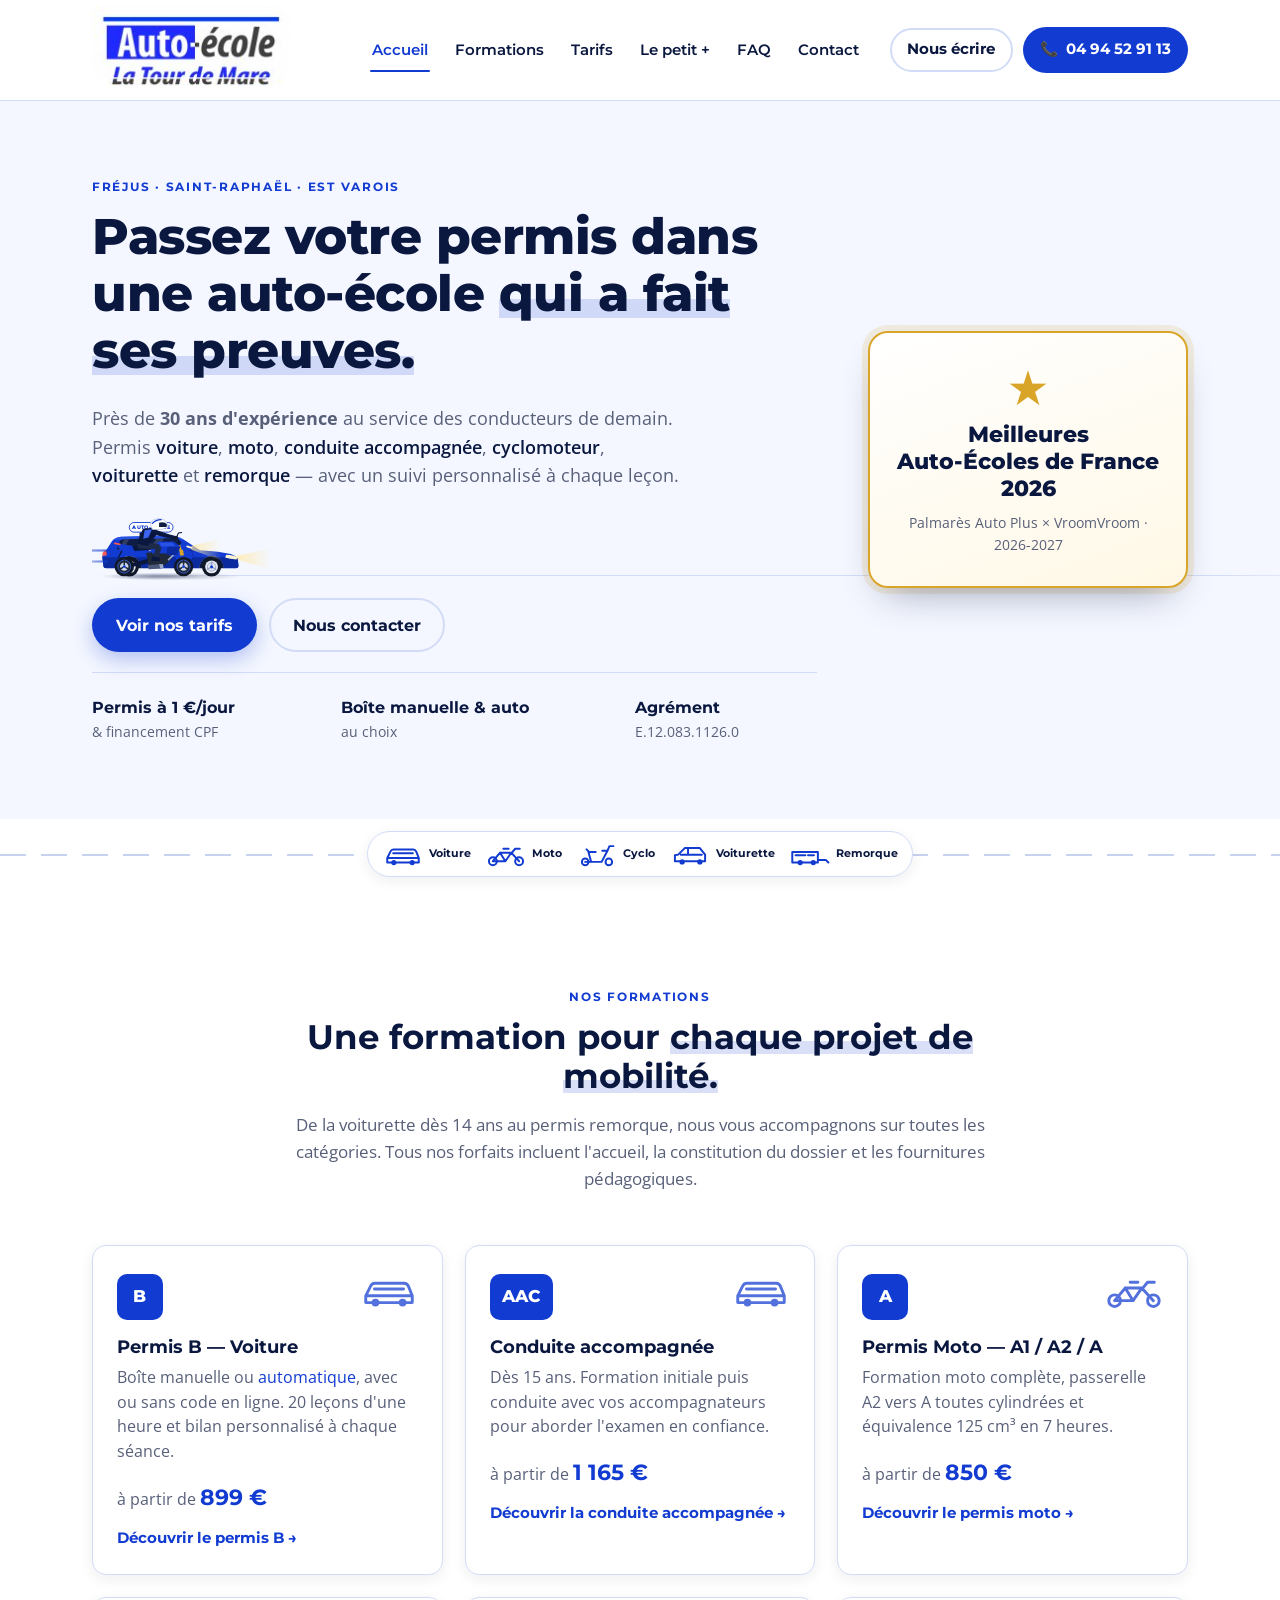
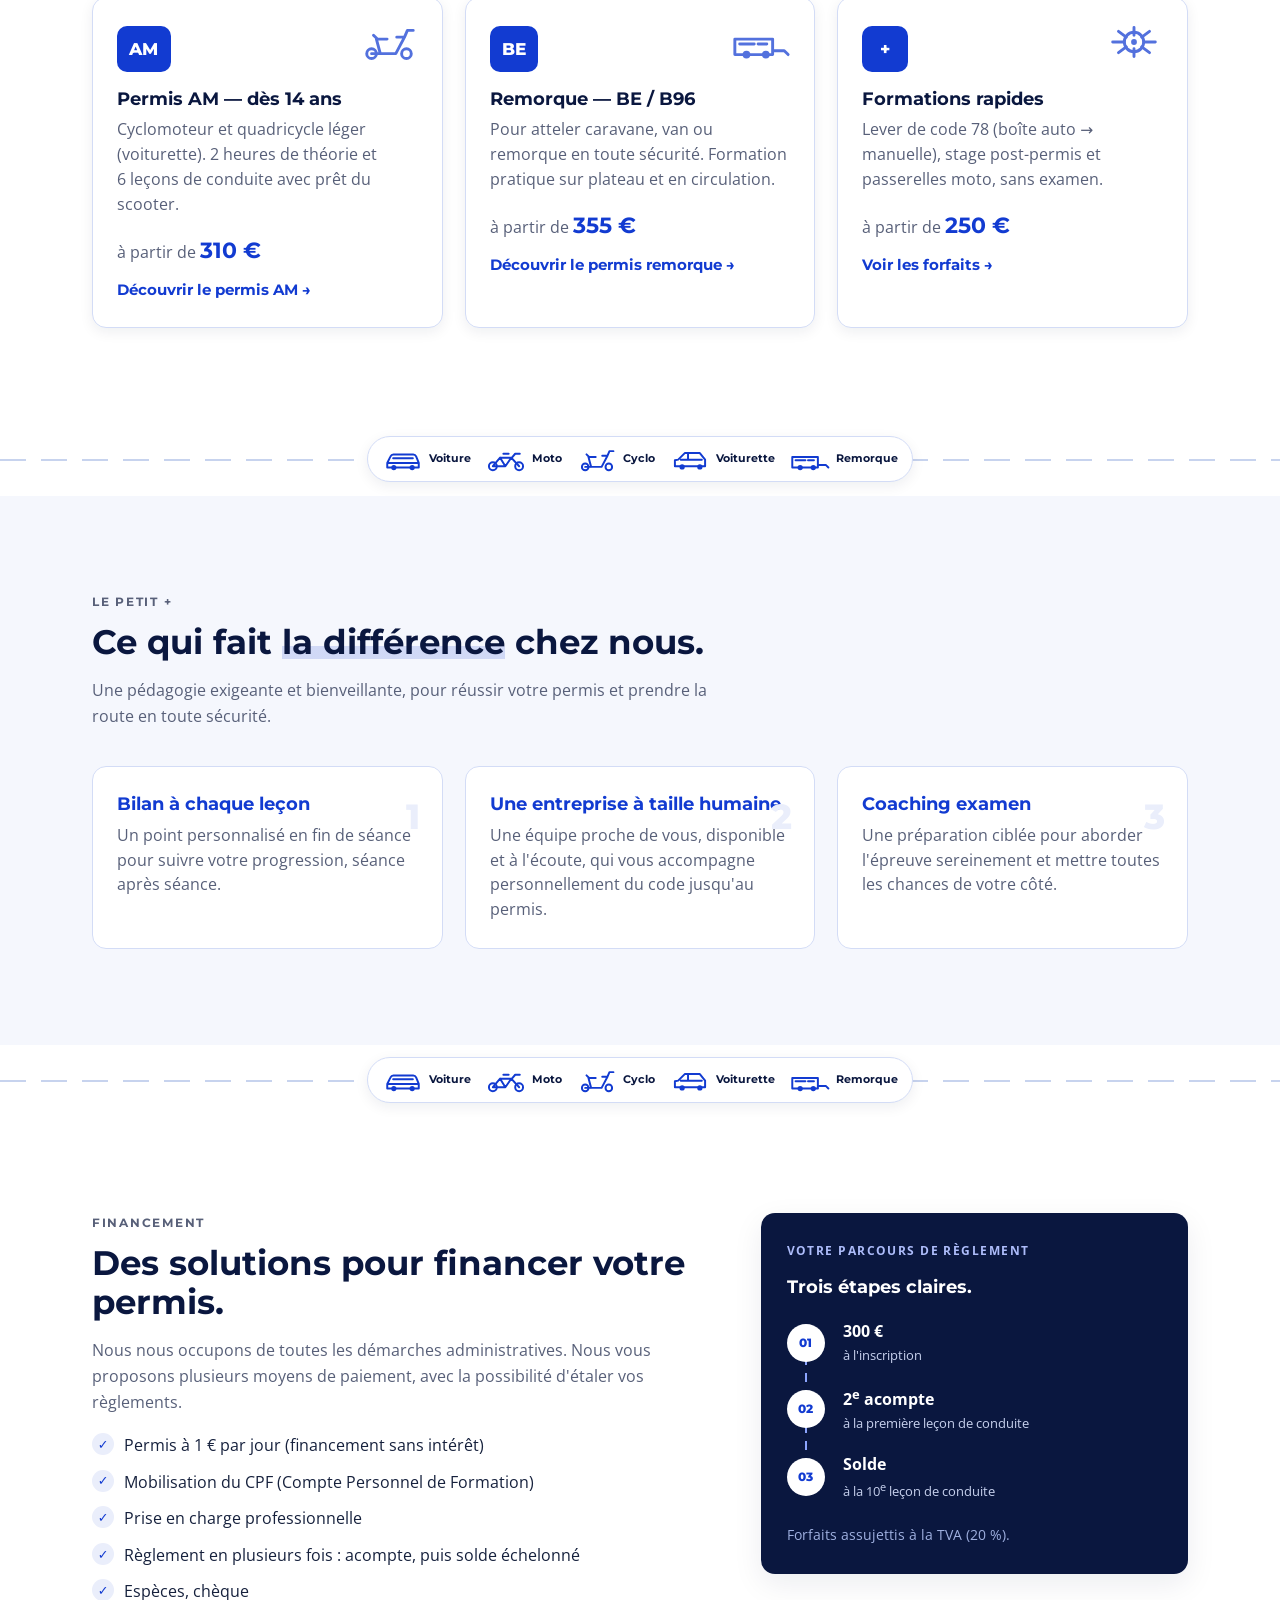
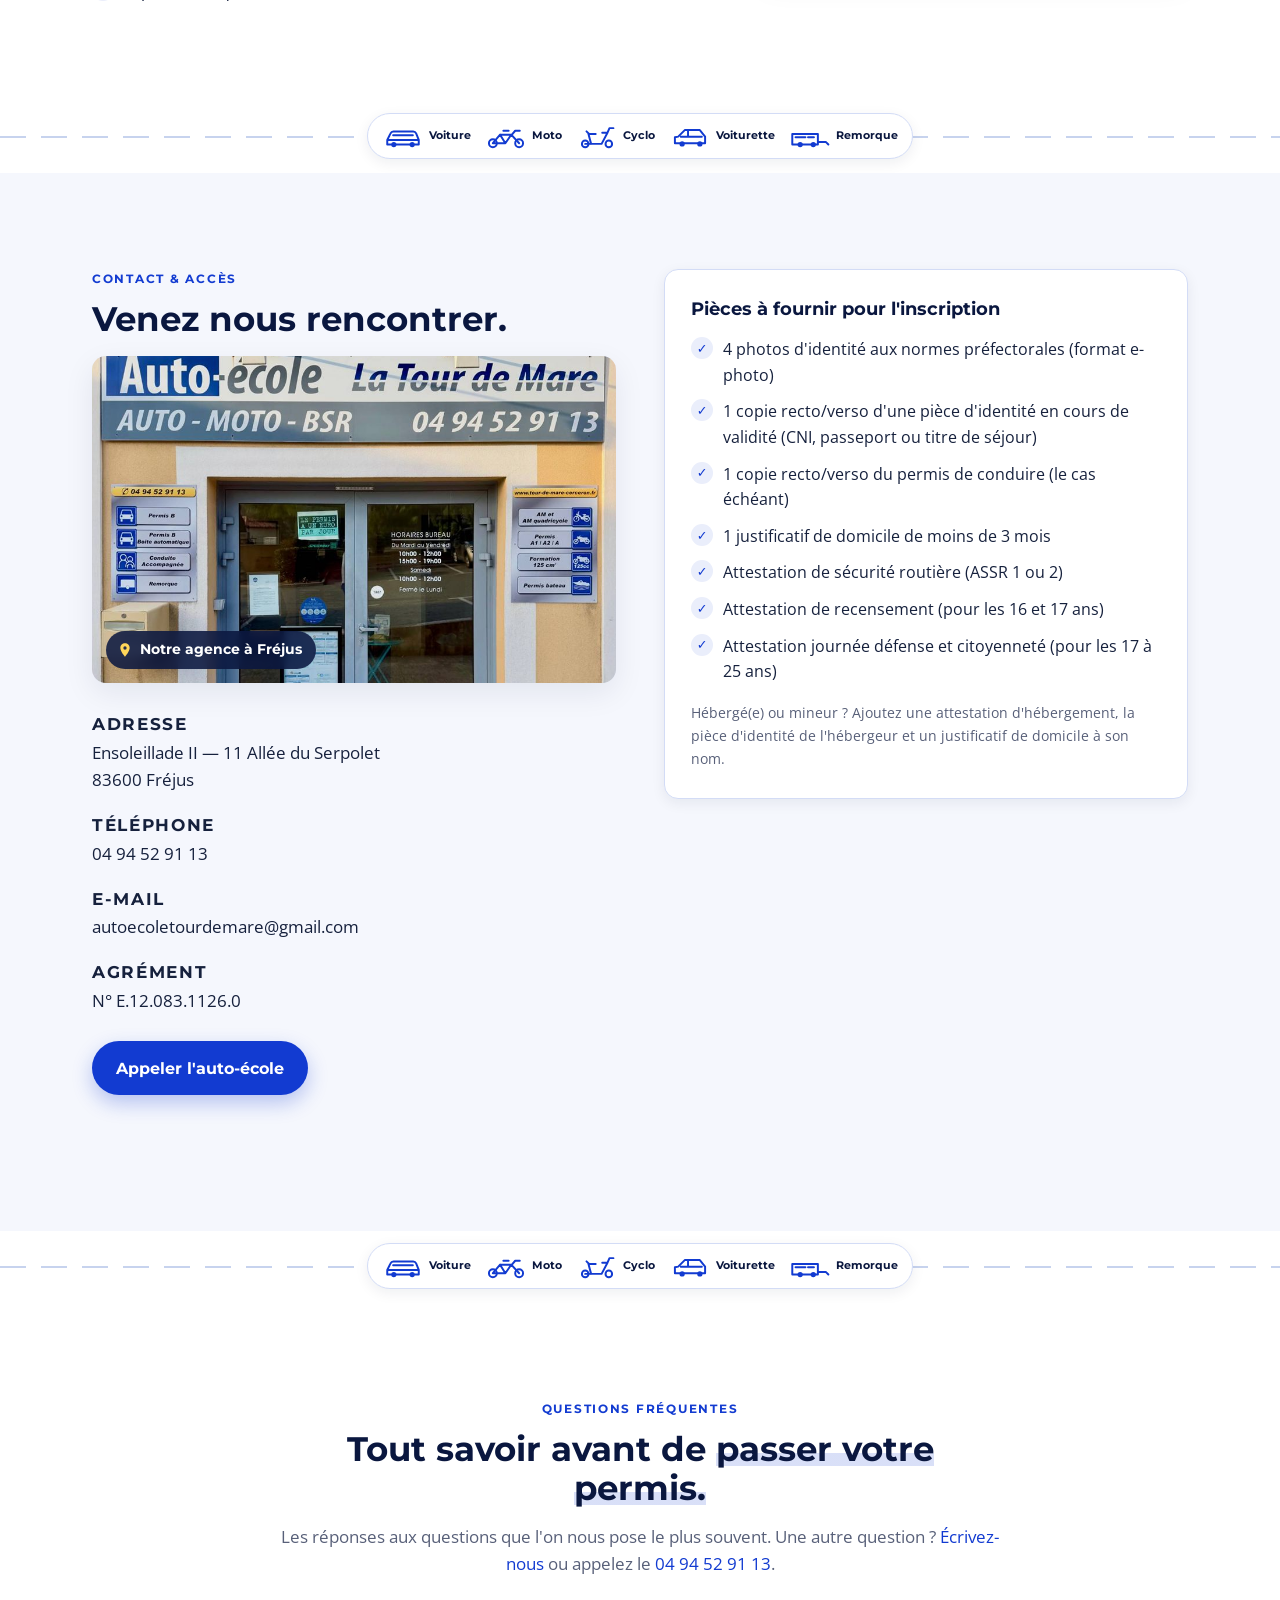
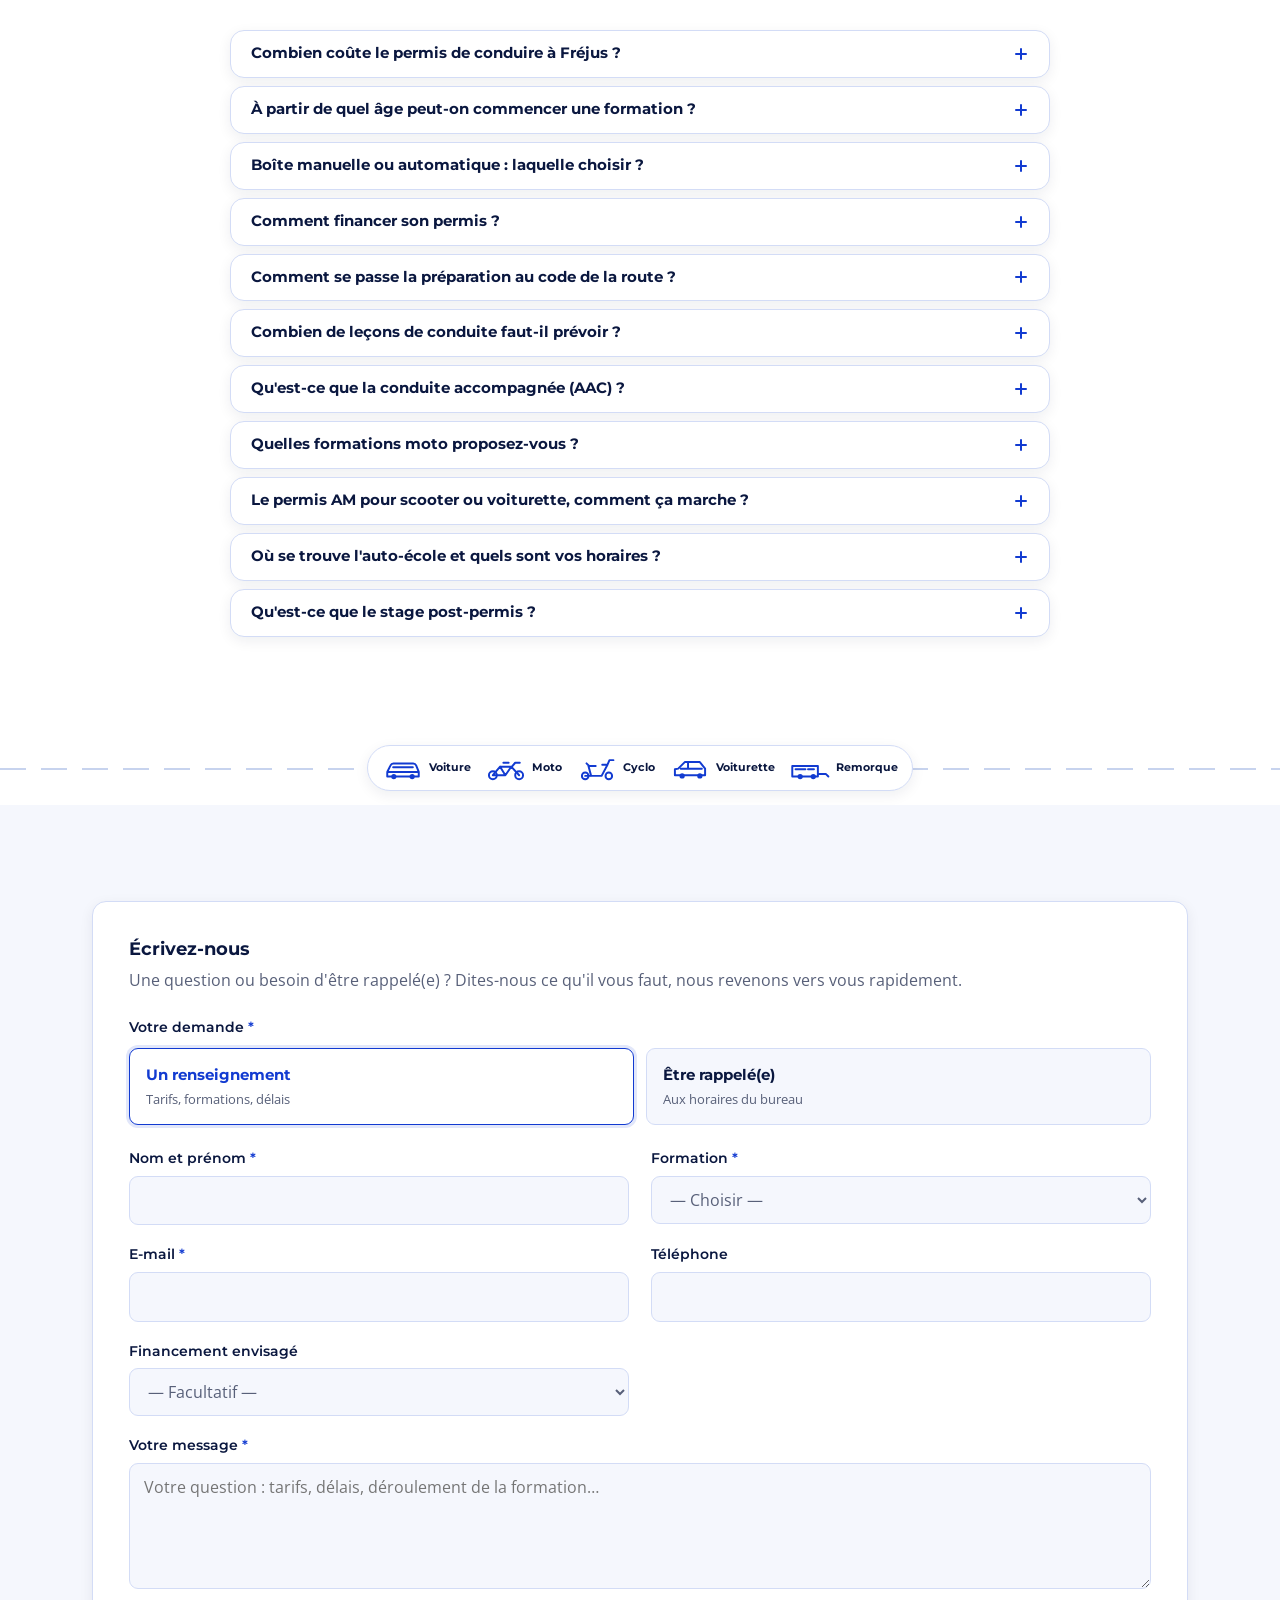
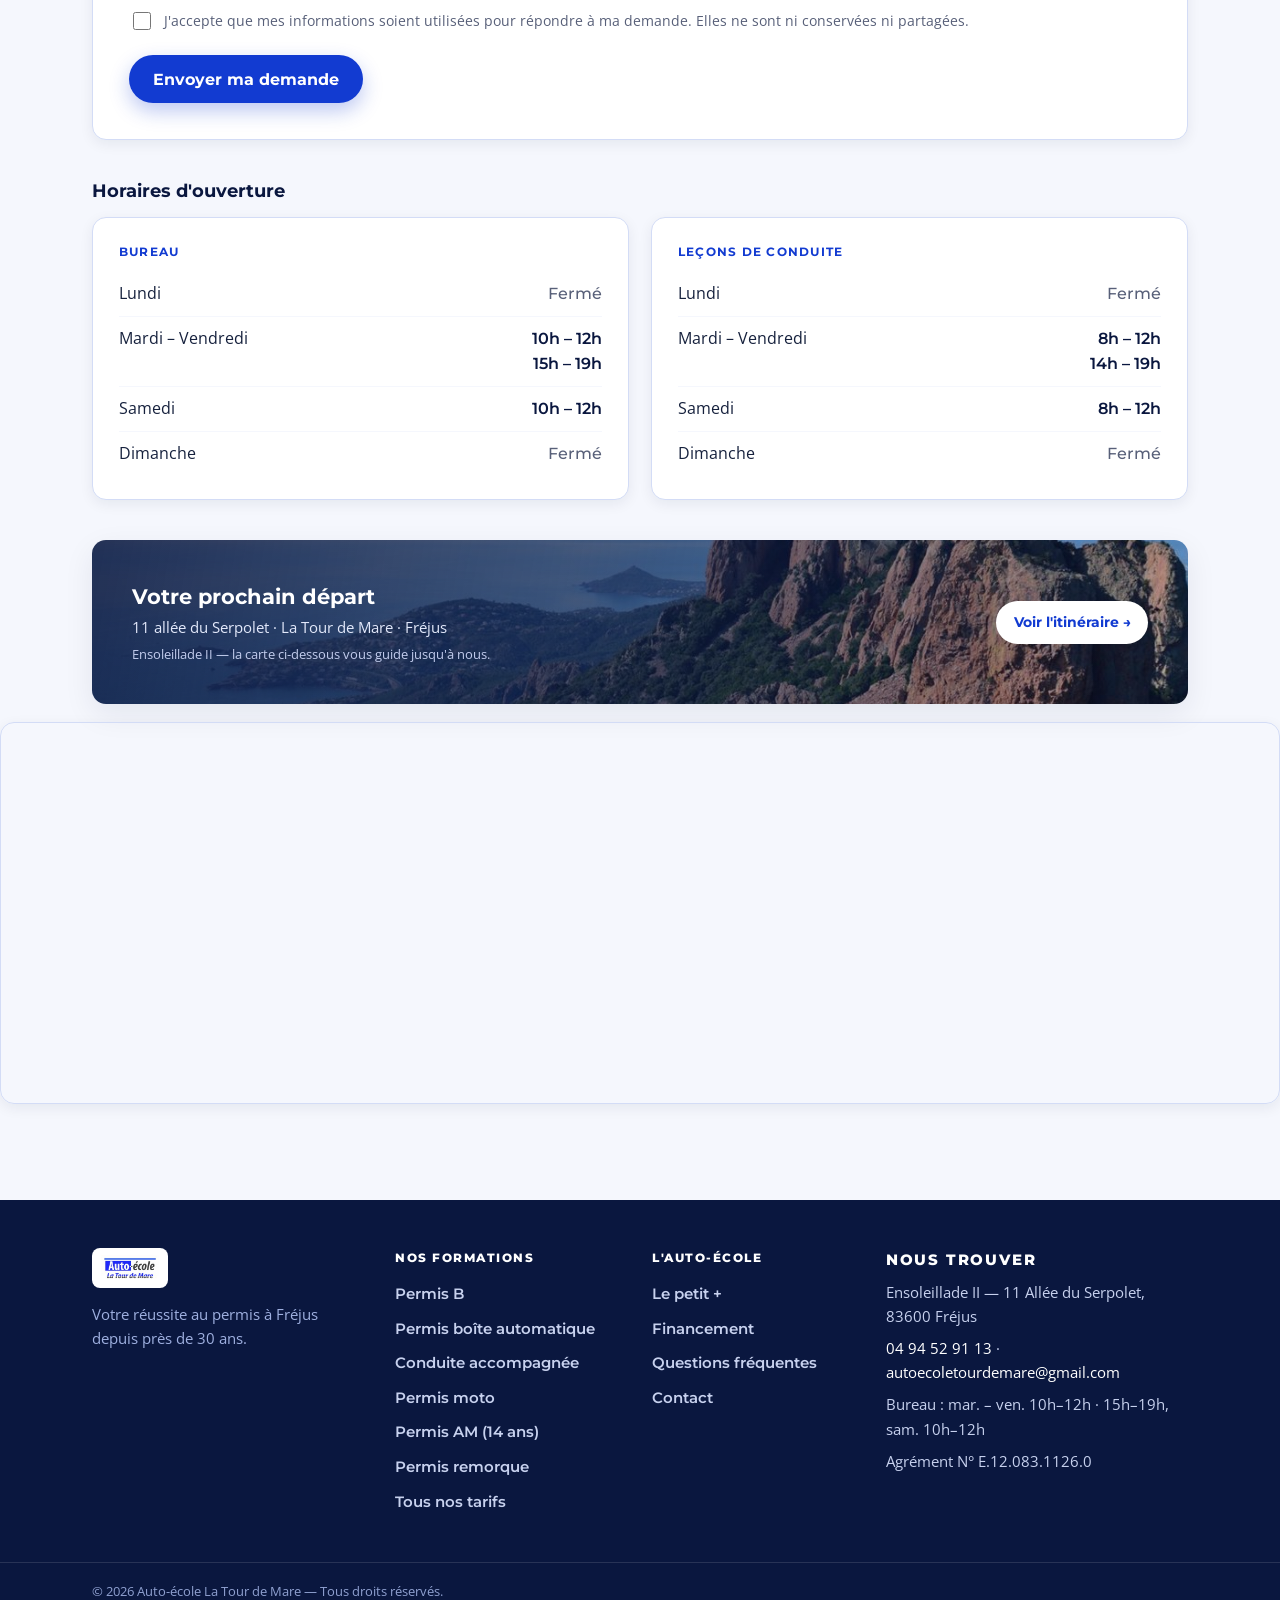
<file: index.html>
<!DOCTYPE html>
<html lang="fr">
<head>
  <meta charset="UTF-8" />
  <meta name="viewport" content="width=device-width, initial-scale=1.0" />
  <title>Auto-école La Tour de Mare — Permis B, moto, AAC à Fréjus</title>
  <meta name="description" content="Auto-école La Tour de Mare à Fréjus (83) : permis voiture, conduite accompagnée, moto, cyclomoteur, voiturette et remorque. Près de 30 ans d'expérience. Élue parmi les Meilleures Auto-Écoles de France 2026." />
  <link rel="icon" type="image/jpeg" href="assets/img/logo.jpg" />
  <link rel="preconnect" href="https://fonts.googleapis.com" />
  <link rel="preconnect" href="https://fonts.gstatic.com" crossorigin />
  <link href="https://fonts.googleapis.com/css2?family=Montserrat:ital,wght@0,400;0,500;0,600;0,700;0,800;1,700&family=Open+Sans:wght@400;500;600&display=swap" rel="stylesheet" />
  <link rel="stylesheet" href="css/styles.css" />
  <link rel="canonical" href="https://autoecole.antonyaddy.com/" />
  <meta property="og:type" content="website" />
  <meta property="og:locale" content="fr_FR" />
  <meta property="og:site_name" content="Auto-école La Tour de Mare" />
  <meta property="og:title" content="Auto-école La Tour de Mare — Permis B, moto, AAC à Fréjus" />
  <meta property="og:description" content="Permis voiture, conduite accompagnée, moto, AM et remorque à Fréjus. Près de 30 ans d'expérience, élue parmi les Meilleures Auto-Écoles de France 2026." />
  <meta property="og:url" content="https://autoecole.antonyaddy.com/" />
  <meta property="og:image" content="https://autoecole.antonyaddy.com/assets/img/facade.jpg" />

  <!-- Données structurées : fiche de l'auto-école (Google) -->
  <script type="application/ld+json">
  {
    "@context": "https://schema.org",
    "@type": "DrivingSchool",
    "@id": "https://autoecole.antonyaddy.com/#autoecole",
    "name": "Auto-école La Tour de Mare",
    "url": "https://autoecole.antonyaddy.com/",
    "logo": "https://autoecole.antonyaddy.com/assets/img/logo.jpg",
    "image": "https://autoecole.antonyaddy.com/assets/img/facade.jpg",
    "description": "Auto-école à Fréjus : permis B (boîte manuelle ou automatique), conduite accompagnée, permis moto A1 / A2 / A, permis AM, remorque BE / B96 et formations complémentaires. Près de 30 ans d'expérience.",
    "telephone": "+33 4 94 52 91 13",
    "email": "autoecoletourdemare@gmail.com",
    "priceRange": "€€",
    "address": {
      "@type": "PostalAddress",
      "streetAddress": "Ensoleillade II, 11 allée du Serpolet",
      "postalCode": "83600",
      "addressLocality": "Fréjus",
      "addressRegion": "Var",
      "addressCountry": "FR"
    },
    "areaServed": ["Fréjus", "Saint-Raphaël", "Est varois"],
    "openingHoursSpecification": [
      { "@type": "OpeningHoursSpecification", "dayOfWeek": ["Tuesday", "Wednesday", "Thursday", "Friday"], "opens": "10:00", "closes": "12:00" },
      { "@type": "OpeningHoursSpecification", "dayOfWeek": ["Tuesday", "Wednesday", "Thursday", "Friday"], "opens": "15:00", "closes": "19:00" },
      { "@type": "OpeningHoursSpecification", "dayOfWeek": "Saturday", "opens": "10:00", "closes": "12:00" }
    ],
    "award": "Meilleures Auto-Écoles de France 2026 (palmarès Auto Plus × VroomVroom)",
    "hasMap": "https://www.google.com/maps/search/?api=1&query=11+All%C3%A9e+du+Serpolet+83600+Fr%C3%A9jus"
  }
  </script>

  <!-- Données structurées : questions fréquentes (même texte que la section FAQ) -->
  <script type="application/ld+json">
{
    "@context":  "https://schema.org",
    "@type":  "FAQPage",
    "mainEntity":  [
                       {
                           "@type":  "Question",
                           "name":  "Combien coûte le permis de conduire à Fréjus ?",
                           "acceptedAnswer":  {
                                                  "@type":  "Answer",
                                                  "text":  "Chez nous, le permis B commence à 899 € (forfait sans code, boîte automatique, 13 leçons de conduite). Le forfait permis B classique avec code et 20 leçons en boîte manuelle est à 1 220 €. Tous les forfaits comprennent l'accueil, la constitution du dossier et les fournitures pédagogiques. Retrouvez le détail sur notre page Tarifs."
                                              }
                       },
                       {
                           "@type":  "Question",
                           "name":  "À partir de quel âge peut-on commencer une formation ?",
                           "acceptedAnswer":  {
                                                  "@type":  "Answer",
                                                  "text":  "Dès 14 ans pour le permis AM (scooter ou voiturette), dès 15 ans pour la conduite accompagnée (AAC), dès 16 ans pour le permis moto A1 et dès 17 ans pour le permis B. Le permis remorque BE / B96 est accessible à partir de 18 ans, aux titulaires du permis B."
                                              }
                       },
                       {
                           "@type":  "Question",
                           "name":  "Boîte manuelle ou automatique : laquelle choisir ?",
                           "acceptedAnswer":  {
                                                  "@type":  "Answer",
                                                  "text":  "La boîte automatique demande moins de leçons : nos forfaits prévoient 13 heures de conduite contre 20 en boîte manuelle, ce qui rend le permis plus rapide et moins cher. Vous pourrez ensuite conduire une boîte manuelle en levant le code 78 grâce à une formation de 7 leçons (425 €), sans repasser d'examen."
                                              }
                       },
                       {
                           "@type":  "Question",
                           "name":  "Comment financer son permis ?",
                           "acceptedAnswer":  {
                                                  "@type":  "Answer",
                                                  "text":  "Plusieurs solutions existent : le permis à 1 € par jour (prêt sans intérêt), le CPF, la prise en charge professionnelle, ou un règlement en plusieurs fois : 300 € à l'inscription, un deuxième acompte à la première leçon de conduite, puis le solde à la dixième leçon. Nous acceptons aussi les espèces et les chèques, et nous vous aidons à monter votre dossier."
                                              }
                       },
                       {
                           "@type":  "Question",
                           "name":  "Comment se passe la préparation au code de la route ?",
                           "acceptedAnswer":  {
                                                  "@type":  "Answer",
                                                  "text":  "Nos forfaits avec code incluent un accès au code en ligne (160 séries pendant 3 mois) et des tests de code illimités pendant 6 mois à l'auto-école. Vous révisez à votre rythme et nous vous présentons à l'examen quand vous êtes prêt ; la redevance de l'examen du code est de 30 €."
                                              }
                       },
                       {
                           "@type":  "Question",
                           "name":  "Combien de leçons de conduite faut-il prévoir ?",
                           "acceptedAnswer":  {
                                                  "@type":  "Answer",
                                                  "text":  "Cela dépend de chaque élève : un test d'évaluation au départ permet d'estimer le volume adapté. Nos forfaits comprennent 13 leçons en boîte automatique ou 20 leçons en boîte manuelle, avec un bilan personnalisé à chaque séance. Si besoin, une leçon supplémentaire coûte 55 €."
                                              }
                       },
                       {
                           "@type":  "Question",
                           "name":  "Qu'est-ce que la conduite accompagnée (AAC) ?",
                           "acceptedAnswer":  {
                                                  "@type":  "Answer",
                                                  "text":  "Accessible dès 15 ans, la conduite accompagnée commence par une formation initiale à l'auto-école, puis vous conduisez avec vos accompagnateurs pour acquérir de l'expérience avant l'examen. Le forfait comprend un rendez-vous préalable de 2 heures avec les accompagnateurs. Comptez 1 165 € en boîte automatique et 1 365 € en boîte manuelle."
                                              }
                       },
                       {
                           "@type":  "Question",
                           "name":  "Quelles formations moto proposez-vous ?",
                           "acceptedAnswer":  {
                                                  "@type":  "Answer",
                                                  "text":  "Nous préparons aux permis A1 et A2 (à partir de 850 €), avec accompagnement aux examens plateau et circulation. Les titulaires du A2 peuvent passer au permis A toutes cylindrées grâce à une passerelle de 7 heures sans examen (dès 210 €), et les titulaires du permis B depuis au moins 2 ans peuvent obtenir l'équivalence 125 cm³ en 7 heures (300 €, moto ou scooter prêté)."
                                              }
                       },
                       {
                           "@type":  "Question",
                           "name":  "Le permis AM pour scooter ou voiturette, comment ça marche ?",
                           "acceptedAnswer":  {
                                                  "@type":  "Answer",
                                                  "text":  "Le permis AM se passe dès 14 ans, sans examen final : 2 heures de théorie et 6 leçons de conduite, avec le véhicule prêté par l'auto-école. Il coûte 310 € pour le cyclomoteur et 370 € pour le quadricycle léger (voiturette)."
                                              }
                       },
                       {
                           "@type":  "Question",
                           "name":  "Où se trouve l'auto-école et quels sont vos horaires ?",
                           "acceptedAnswer":  {
                                                  "@type":  "Answer",
                                                  "text":  "Nous sommes à l'Ensoleillade II, 11 allée du Serpolet, 83600 Fréjus, et accueillons les élèves de Fréjus, Saint-Raphaël et de l'Est varois. Le bureau est ouvert du mardi au vendredi de 10h à 12h et de 15h à 19h, et le samedi de 10h à 12h. Les leçons de conduite ont lieu du mardi au vendredi de 8h à 12h et de 14h à 19h, et le samedi de 8h à 12h. Fermé le dimanche et le lundi."
                                              }
                       },
                       {
                           "@type":  "Question",
                           "name":  "Qu'est-ce que le stage post-permis ?",
                           "acceptedAnswer":  {
                                                  "@type":  "Answer",
                                                  "text":  "C'est une formation de 7 heures en salle, ouverte aux jeunes conducteurs entre le 6e et le 12e mois après l'obtention du permis. Elle permet de réduire la durée de la période probatoire. Nous la proposons à 250 €."
                                              }
                       }
                   ]
}

  </script>
</head>
<body id="top">

  <!-- ======================= HEADER ======================= -->
  <header class="site-header">
    <div class="container header__inner">
      <a class="brand" href="#top" aria-label="Accueil — Auto-école La Tour de Mare">
        <img src="assets/img/logo.jpg" alt="Auto-école La Tour de Mare" class="brand__logo" width="200" height="89" decoding="async" fetchpriority="high" />
      </a>

      <nav class="nav" id="nav" aria-label="Navigation principale">
        <a href="#top" class="nav__link is-active" data-spy="top" aria-current="page">Accueil</a>
        <a href="#formations" class="nav__link" data-spy="formations">Formations</a>
        <a href="tarifs.html" class="nav__link">Tarifs</a>
        <a href="#plus" class="nav__link" data-spy="plus">Le petit +</a>
        <a href="#faq" class="nav__link" data-spy="faq">FAQ</a>
        <a href="#contact" class="nav__link" data-spy="contact">Contact</a>
        <div class="nav__actions">
          <a href="#contact-form" class="btn btn--ghost nav__write">Nous écrire</a>
          <a href="tel:+33494529113" class="btn btn--phone nav__phone">04 94 52 91 13</a>
        </div>
      </nav>

      <button class="nav-toggle" id="navToggle" aria-label="Ouvrir le menu" aria-expanded="false" aria-controls="nav">
        <span></span><span></span><span></span>
      </button>
    </div>
  </header>

  <main>

    <!-- ======================= HERO ======================= -->
    <section class="hero" aria-labelledby="home-title">
      <div class="container hero__inner">
        <div class="hero__content">
          <p class="eyebrow">Fréjus · Saint-Raphaël · Est varois</p>
          <h1 id="home-title" class="hero__title" data-anim-title>Passez votre permis dans une auto-école <span class="text-mark">qui a fait ses preuves.</span></h1>
          <p class="hero__lead">
            Près de <strong><span class="hero__count" data-to="30">30</span> ans d'expérience</strong> au service des conducteurs de demain.
            Permis <span class="hero__cat">voiture</span>, <span class="hero__cat">moto</span>, <span class="hero__cat">conduite accompagnée</span>,
            <span class="hero__cat">cyclomoteur</span>, <span class="hero__cat">voiturette</span> et <span class="hero__cat">remorque</span> —
            avec un suivi personnalisé à chaque leçon.
          </p>
          <div class="hero__road" aria-hidden="true">
            <div class="hero__vehicle">
              <svg class="hero__car" viewBox="0 0 280 100" focusable="false">
                <defs>
                  <radialGradient id="carShadow" cx=".5" cy=".5" r=".5">
                    <stop offset="0" stop-color="#0a173f" stop-opacity=".28"/>
                    <stop offset="1" stop-color="#0a173f" stop-opacity="0"/>
                  </radialGradient>
                  <linearGradient id="carBeam" x1="0" y1="0" x2="1" y2="0">
                    <stop offset="0" stop-color="#ffe9a3" stop-opacity=".75"/>
                    <stop offset="1" stop-color="#ffe9a3" stop-opacity="0"/>
                  </linearGradient>
                  <clipPath id="carClip">
                    <path d="M18 76 L16 62 Q16 54 22 50 L31 36 Q35 30 45 29 L118 27 Q132 27 143 34 L168 50 Q200 52 216 56 Q226 59 227 66 L228 74 Q228 78 224 78 L205 78 A19 19 0 0 0 167 78 L77 78 A19 19 0 0 0 39 78 L22 78 Q18 78 18 76 Z"/>
                  </clipPath>
                </defs>
                <ellipse cx="122" cy="91" rx="112" ry="6" fill="url(#carShadow)"/>
                <path class="hero__beam" fill="url(#carBeam)" d="M224 59 L278 48 L278 80 L224 64 Z"/>
                <g class="hero__body">
                  <!-- Panneau de toit -->
                  <rect x="74" y="22" width="5" height="7" rx="1" fill="#0a173f"/>
                  <rect x="104" y="21" width="5" height="7" rx="1" fill="#0a173f"/>
                  <rect x="58" y="7" width="68" height="15" rx="7.5" fill="#fff" stroke="#123bd1" stroke-width="1.4"/>
                  <text x="92" y="17.6" text-anchor="middle" font-family="Montserrat, Arial, sans-serif" font-size="7.8" font-weight="800" letter-spacing=".6" fill="#123bd1">AUTO-ÉCOLE</text>
                  <!-- Carrosserie en aplats -->
                  <path fill="#123bd1" d="M18 76 L16 62 Q16 54 22 50 L31 36 Q35 30 45 29 L118 27 Q132 27 143 34 L168 50 Q200 52 216 56 Q226 59 227 66 L228 74 Q228 78 224 78 L205 78 A19 19 0 0 0 167 78 L77 78 A19 19 0 0 0 39 78 L22 78 Q18 78 18 76 Z"/>
                  <rect x="0" y="61" width="240" height="20" fill="#0b2a9e" clip-path="url(#carClip)"/>
                  <rect x="0" y="27" width="240" height="7" fill="#3a63f0" opacity=".55" clip-path="url(#carClip)"/>
                  <!-- Vitres -->
                  <path fill="#0f1d45" d="M44 35 Q46 33 52 33 L84 32.3 L84 49 L39 49 Q40 41 44 35 Z M90 32.2 L117 31.6 Q128 31.6 136 37 L153 49 L90 49 Z"/>
                  <path fill="#fff" opacity=".14" d="M100 32 L112 32 L102 49 L90 49 Z M50 33.4 L58 33.2 L49 49 L41 49 Z"/>
                  <!-- Détails -->
                  <path fill="none" stroke="#0b2a9e" stroke-width="1" d="M87 31 L87 61 M154 50 Q157 56 158 61"/>
                  <rect x="94" y="53.5" width="9" height="2.4" rx="1.2" fill="#0b2a9e"/>
                  <path fill="#0b2a9e" d="M148 51 L155 44 Q160 43 161 47 L159 52 Z"/>
                  <!-- Feux -->
                  <path fill="#fff6d1" d="M209 57 Q220 57.5 226 61 L225 64.5 Q214 63.5 207 61.5 Z"/>
                  <path fill="#ff5a4f" d="M16.5 55 Q18 51 22 50 L23 58 L16.5 59 Z"/>
                </g>
                <!-- Passages de roue -->
                <path fill="#0a173f" d="M39 78 A19 19 0 0 1 77 78 Z M167 78 A19 19 0 0 1 205 78 Z"/>
                <!-- Roues -->
                <g class="hero__wheel">
                  <circle cx="58" cy="76" r="15" fill="#111827"/>
                  <circle cx="58" cy="76" r="10" fill="#e5eaf5"/>
                  <circle cx="58" cy="76" r="6.5" fill="none" stroke="#9aa6c4" stroke-width="1.4"/>
                  <path stroke="#9aa6c4" stroke-width="2.4" stroke-linecap="round" d="M58 73V68.5M60.6 77.5l3.9 2.2M55.4 77.5l-3.9 2.2"/>
                  <circle cx="58" cy="76" r="2.4" fill="#123bd1"/>
                </g>
                <g class="hero__wheel">
                  <circle cx="186" cy="76" r="15" fill="#111827"/>
                  <circle cx="186" cy="76" r="10" fill="#e5eaf5"/>
                  <circle cx="186" cy="76" r="6.5" fill="none" stroke="#9aa6c4" stroke-width="1.4"/>
                  <path stroke="#9aa6c4" stroke-width="2.4" stroke-linecap="round" d="M186 73V68.5M188.6 77.5l3.9 2.2M183.4 77.5l-3.9 2.2"/>
                  <circle cx="186" cy="76" r="2.4" fill="#123bd1"/>
                </g>
              </svg>
            </div>
            <div class="hero__vehicle hero__vehicle--moto">
              <svg class="hero__car" viewBox="0 -4 200 104" focusable="false">
                <ellipse cx="96" cy="91" rx="72" ry="5.5" fill="url(#carShadow)"/>
                <path class="hero__beam" fill="url(#carBeam)" d="M154 44 L200 33 L200 66 L154 50 Z"/>
                <g class="hero__body">
                  <!-- Bras oscillant, cadre, moteur, échappement -->
                  <path fill="#0a173f" d="M50 73 L92 63 L95 69 L52 79 Z"/>
                  <path fill="#1f2937" d="M84 55 L117 51 L124 63 L113 74 L88 74 Z"/>
                  <path fill="none" stroke="#9aa6c4" stroke-width="2.6" stroke-linejoin="round" d="M88 51 L120 46 L127 57 L118 66"/>
                  <path fill="#4b5779" d="M86 74 L106 72 L108 79 L88 80 Z"/>
                  <path fill="#9aa6c4" d="M104 72.5 L110 72 L111 78.5 L106 79 Z"/>
                  <!-- Fourche inversée dorée -->
                  <path fill="#d9a528" d="M134 43 L140 42 L145 76 L139.5 76 Z"/>
                  <!-- Garde-boue avant -->
                  <path fill="#123bd1" d="M129 62 Q142 55 156 61 L154 64.5 Q142 59.5 131 65.5 Z"/>
                  <!-- Coque arrière relevée, feu LED, support de plaque -->
                  <path fill="#123bd1" d="M34 39 L64 44 L66 52 L46 52 Z"/>
                  <path fill="none" stroke="#ff5a4f" stroke-width="2.6" stroke-linecap="round" d="M35.5 40 L43 41.4"/>
                  <path fill="none" stroke="#0a173f" stroke-width="2" stroke-linecap="round" d="M46 52 L41 62"/>
                  <!-- Selle -->
                  <path fill="#0a173f" d="M62 45 L92 43 L94 50 L66 52 Z"/>
                  <!-- Réservoir anguleux et écopes -->
                  <path fill="#123bd1" d="M90 48 L104 37 L126 37 L137 45 L131 55 L94 56 Z"/>
                  <path fill="#3a63f0" opacity=".6" d="M104 39 L124 39 L129 43.5 L108 45 Z"/>
                  <path fill="#0b2a9e" d="M117 46 L137 45 L132 58 L115 58 Z"/>
                  <!-- Optique LED -->
                  <path fill="#123bd1" d="M136 39 L151 41 L156 47.5 L150 52 L139 50 Z"/>
                  <path fill="none" stroke="#fff6d1" stroke-width="2.6" stroke-linecap="round" d="M147.5 44.6 L154.5 47"/>
                  <!-- Guidon, rétroviseur -->
                  <path fill="none" stroke="#0a173f" stroke-width="3" stroke-linecap="round" d="M137 39 L130 30"/>
                  <path fill="none" stroke="#0a173f" stroke-width="1.6" stroke-linecap="round" d="M131 31 L134 24 L139 23"/>
                  <!-- Élève : jambe, botte, blouson, bras, gant, casque intégral -->
                  <path fill="#1e2a4a" d="M69 37 L104 41.5 L106.5 49.5 L72 48 Z"/>
                  <path fill="#1e2a4a" d="M99.5 43 L108 46.5 L102 63.5 L95 61.5 Z"/>
                  <path fill="#0a173f" d="M93.5 60 L104 62 L106 67.5 L92 67.5 Z"/>
                  <path fill="#0a173f" d="M69 40 L79 17.5 L98 15.5 L102.5 24 L86 44 Z"/>
                  <path fill="#3a63f0" d="M81.5 19.5 L93 18 L87.5 31 L79.5 33 Z"/>
                  <path fill="#0a173f" d="M94 17.5 L118 25.5 L130 29 L128.5 34 L114 31 L92 25 Z"/>
                  <circle cx="130" cy="31.5" r="3.2" fill="#111827"/>
                  <path fill="#fff" stroke="#b8c6ea" stroke-width="1.2" d="M91.5 6.5 Q100 -1 110.5 3 Q118.5 7 117.5 15 L108 18.5 L94 18.5 Q89 13 91.5 6.5 Z"/>
                  <path fill="#0f1d45" d="M104 8 Q113.5 6 116.5 11 L115.5 14.5 L104 14.5 Z"/>
                  <path fill="none" stroke="#123bd1" stroke-width="2" stroke-linecap="round" d="M93.5 9 Q99 3.2 107 3.2"/>
                </g>
                <!-- Roues : jantes noires, liseré bleu, disque de frein -->
                <g class="hero__wheel">
                  <circle cx="50" cy="76" r="15" fill="#111827"/>
                  <circle cx="50" cy="76" r="11" fill="#1f2937"/>
                  <circle cx="50" cy="76" r="10" fill="none" stroke="#3a63f0" stroke-width="1.2"/>
                  <circle cx="50" cy="76" r="6.5" fill="#cfd8ea"/>
                  <path stroke="#1f2937" stroke-width="2.4" stroke-linecap="round" d="M50 73V67M52.6 77.5l5.2 3M47.4 77.5l-5.2 3"/>
                  <circle cx="50" cy="76" r="2.2" fill="#123bd1"/>
                </g>
                <g class="hero__wheel">
                  <circle cx="142" cy="76" r="15" fill="#111827"/>
                  <circle cx="142" cy="76" r="11" fill="#1f2937"/>
                  <circle cx="142" cy="76" r="10" fill="none" stroke="#3a63f0" stroke-width="1.2"/>
                  <circle cx="142" cy="76" r="6.5" fill="#cfd8ea"/>
                  <path stroke="#1f2937" stroke-width="2.4" stroke-linecap="round" d="M142 73V67M144.6 77.5l5.2 3M139.4 77.5l-5.2 3"/>
                  <circle cx="142" cy="76" r="2.2" fill="#123bd1"/>
                </g>
              </svg>
            </div>
          </div>
          <div class="hero__cta">
            <a href="tarifs.html" class="btn btn--primary">Voir nos tarifs</a>
            <a href="#contact" class="btn btn--ghost">Nous contacter</a>
          </div>
          <ul class="hero__facts">
            <li><strong>Permis à 1&nbsp;€/jour</strong><span>& financement CPF</span></li>
            <li><strong>Boîte manuelle & auto</strong><span>au choix</span></li>
            <li><strong>Agrément</strong><span>E.12.083.1126.0</span></li>
          </ul>
        </div>

        <aside class="award" aria-label="Distinction">
          <span class="award__star" aria-hidden="true">★</span>
          <p class="award__title">Meilleures Auto&#8209;Écoles de France 2026</p>
          <p class="award__src">Palmarès Auto&nbsp;Plus × VroomVroom · 2026-2027</p>
        </aside>

      </div>

    </section>

    <!-- ======================= FORMATIONS ======================= -->
    <section class="section" id="formations">
      <div class="container">
        <header class="section__head">
          <p class="eyebrow eyebrow--center">Nos formations</p>
          <h2 data-anim-title>Une formation pour <span class="text-mark">chaque projet de mobilité.</span></h2>
          <p class="section__intro anim-follow">
            De la voiturette dès 14&nbsp;ans au permis remorque, nous vous accompagnons sur
            toutes les catégories. Tous nos forfaits incluent l'accueil, la constitution du
            dossier et les fournitures pédagogiques.
          </p>
        </header>

        <div class="cards">
          <article class="card">
            <svg class="card__illustration" viewBox="0 0 64 40" aria-hidden="true"><use href="assets/img/vehicle-icons.svg#car"></use></svg>
            <span class="card__pin">B</span>
            <h3>Permis B — Voiture</h3>
            <p>Boîte manuelle ou <a href="permis-boite-automatique.html">automatique</a>, avec ou sans code en ligne. 20 leçons d'une heure et bilan personnalisé à chaque séance.</p>
            <p class="card__price">à partir de <strong>899&nbsp;€</strong></p>
            <a href="permis-b.html" class="card__link">Découvrir le permis B →</a>
          </article>

          <article class="card">
            <svg class="card__illustration" viewBox="0 0 64 40" aria-hidden="true"><use href="assets/img/vehicle-icons.svg#car"></use></svg>
            <span class="card__pin">AAC</span>
            <h3>Conduite accompagnée</h3>
            <p>Dès 15&nbsp;ans. Formation initiale puis conduite avec vos accompagnateurs pour aborder l'examen en confiance.</p>
            <p class="card__price">à partir de <strong>1&nbsp;165&nbsp;€</strong></p>
            <a href="conduite-accompagnee.html" class="card__link">Découvrir la conduite accompagnée →</a>
          </article>

          <article class="card">
            <svg class="card__illustration" viewBox="0 0 64 40" aria-hidden="true"><use href="assets/img/vehicle-icons.svg#moto"></use></svg>
            <span class="card__pin">A</span>
            <h3>Permis Moto — A1 / A2 / A</h3>
            <p>Formation moto complète, passerelle A2 vers A toutes cylindrées et équivalence 125&nbsp;cm³ en 7&nbsp;heures.</p>
            <p class="card__price">à partir de <strong>850&nbsp;€</strong></p>
            <a href="permis-moto.html" class="card__link">Découvrir le permis moto →</a>
          </article>

          <article class="card">
            <svg class="card__illustration" viewBox="0 0 64 40" aria-hidden="true"><use href="assets/img/vehicle-icons.svg#scooter"></use></svg>
            <span class="card__pin">AM</span>
            <h3>Permis AM — dès 14 ans</h3>
            <p>Cyclomoteur et quadricycle léger (voiturette). 2&nbsp;heures de théorie et 6&nbsp;leçons de conduite avec prêt du scooter.</p>
            <p class="card__price">à partir de <strong>310&nbsp;€</strong></p>
            <a href="permis-am.html" class="card__link">Découvrir le permis AM →</a>
          </article>

          <article class="card">
            <svg class="card__illustration" viewBox="0 0 64 40" aria-hidden="true"><use href="assets/img/vehicle-icons.svg#trailer"></use></svg>
            <span class="card__pin">BE</span>
            <h3>Remorque — BE / B96</h3>
            <p>Pour atteler caravane, van ou remorque en toute sécurité. Formation pratique sur plateau et en circulation.</p>
            <p class="card__price">à partir de <strong>355&nbsp;€</strong></p>
            <a href="permis-remorque.html" class="card__link">Découvrir le permis remorque →</a>
          </article>

          <article class="card">
            <svg class="card__illustration" viewBox="0 0 64 40" aria-hidden="true"><use href="assets/img/vehicle-icons.svg#gear"></use></svg>
            <span class="card__pin">+</span>
            <h3>Formations rapides</h3>
            <p>Lever de code 78 (boîte auto → manuelle), stage post-permis et passerelles moto, sans examen.</p>
            <p class="card__price">à partir de <strong>250&nbsp;€</strong></p>
            <a href="tarifs.html#complementaires" class="card__link">Voir les forfaits →</a>
          </article>
        </div>
      </div>
    </section>

    <!-- ======================= LE PETIT + ======================= -->
    <section class="section section--tint" id="plus">
      <div class="container plus">
        <div class="plus__head">
          <p class="eyebrow">Le petit +</p>
          <h2 data-anim-title>Ce qui fait <span class="text-mark">la différence</span> chez nous.</h2>
          <p class="anim-follow">Une pédagogie exigeante et bienveillante, pour réussir votre permis et prendre la route en toute sécurité.</p>
        </div>

        <ul class="plus__list">
          <li>
            <h3>Bilan à chaque leçon</h3>
            <p>Un point personnalisé en fin de séance pour suivre votre progression, séance après séance.</p>
          </li>
          <li>
            <h3>Une entreprise à taille humaine</h3>
            <p>Une équipe proche de vous, disponible et à l'écoute, qui vous accompagne personnellement du code jusqu'au permis.</p>
          </li>
          <li>
            <h3>Coaching examen</h3>
            <p>Une préparation ciblée pour aborder l'épreuve sereinement et mettre toutes les chances de votre côté.</p>
          </li>
        </ul>
      </div>
    </section>

    <!-- ======================= FINANCEMENT ======================= -->
    <section class="section" id="financement">
      <div class="container finance">
        <div class="finance__text">
          <p class="eyebrow">Financement</p>
          <h2>Des solutions pour financer votre permis.</h2>
          <p>
            Nous nous occupons de toutes les démarches administratives. Nous vous proposons
            plusieurs moyens de paiement, avec la possibilité d'étaler vos règlements.
          </p>
          <ul class="checks">
            <li>Permis à 1&nbsp;€ par jour (financement sans intérêt)</li>
            <li>Mobilisation du CPF (Compte Personnel de Formation)</li>
            <li>Prise en charge professionnelle</li>
            <li>Règlement en plusieurs fois : acompte, puis solde échelonné</li>
            <li>Espèces, chèque</li>
          </ul>
        </div>
        <div class="finance__note">
          <p class="finance__eyebrow">Votre parcours de règlement</p>
          <h3>Trois étapes claires.</h3>
          <ol class="payment-route">
            <li><span class="payment-route__num">01</span><span><strong>300&nbsp;€</strong><small>à l'inscription</small></span></li>
            <li><span class="payment-route__num">02</span><span><strong>2<sup>e</sup> acompte</strong><small>à la première leçon de conduite</small></span></li>
            <li><span class="payment-route__num">03</span><span><strong>Solde</strong><small>à la 10<sup>e</sup> leçon de conduite</small></span></li>
          </ol>
          <p class="finance__tva">Forfaits assujettis à la TVA (20&nbsp;%).</p>
        </div>
      </div>
    </section>

    <!-- ======================= CONTACT ======================= -->
    <section class="section section--tint" id="contact">
      <div class="container contact">
        <div class="contact__info">
          <p class="eyebrow">Contact & accès</p>
          <h2>Venez nous rencontrer.</h2>

          <figure class="contact__photo">
            <img src="assets/img/facade.jpg" width="900" height="810" loading="lazy" alt="Façade de l'auto-école La Tour de Mare : enseigne Auto-école La Tour de Mare, Auto – Moto – BSR, 04 94 52 91 13, porte vitrée avec les horaires du bureau et panneaux des formations." />
            <figcaption>
              <svg viewBox="0 0 24 24" aria-hidden="true"><path d="M12 2C8.1 2 5 5.1 5 9c0 5.2 7 13 7 13s7-7.8 7-13c0-3.9-3.1-7-7-7Zm0 9.5A2.5 2.5 0 1 1 12 6.5a2.5 2.5 0 0 1 0 5Z" fill="currentColor"/></svg>
              Notre agence à Fréjus
            </figcaption>
          </figure>

          <ul class="contact__list">
            <li>
              <span class="contact__label">Adresse</span>
              <a href="https://www.google.com/maps/search/?api=1&query=11+All%C3%A9e+du+Serpolet+83600+Fr%C3%A9jus" target="_blank" rel="noopener">
                Ensoleillade II — 11 Allée du Serpolet<br />83600 Fréjus
              </a>
            </li>
            <li>
              <span class="contact__label">Téléphone</span>
              <a href="tel:+33494529113">04 94 52 91 13</a>
            </li>
            <li>
              <span class="contact__label">E-mail</span>
              <a href="mailto:autoecoletourdemare@gmail.com">autoecoletourdemare@gmail.com</a>
            </li>
            <li>
              <span class="contact__label">Agrément</span>
              <span>N° E.12.083.1126.0</span>
            </li>
          </ul>

          <a href="tel:+33494529113" class="btn btn--primary">Appeler l'auto-école</a>
        </div>

        <div class="contact__dossier" id="pieces">
          <h3>Pièces à fournir pour l'inscription</h3>
          <ul class="checks">
            <li>4 photos d'identité aux normes préfectorales (format e-photo)</li>
            <li>1 copie recto/verso d'une pièce d'identité en cours de validité (CNI, passeport ou titre de séjour)</li>
            <li>1 copie recto/verso du permis de conduire (le cas échéant)</li>
            <li>1 justificatif de domicile de moins de 3&nbsp;mois</li>
            <li>Attestation de sécurité routière (ASSR 1 ou 2)</li>
            <li>Attestation de recensement (pour les 16 et 17 ans)</li>
            <li>Attestation journée défense et citoyenneté (pour les 17 à 25 ans)</li>
          </ul>
          <p class="contact__hint">
            Hébergé(e) ou mineur ? Ajoutez une attestation d'hébergement, la pièce d'identité de
            l'hébergeur et un justificatif de domicile à son nom.
          </p>
        </div>
      </div>

    </section>

    <!-- ======================= FAQ ======================= -->
    <section class="section" id="faq">
      <div class="container">
        <header class="section__head">
          <p class="eyebrow eyebrow--center">Questions fréquentes</p>
          <h2 data-anim-title>Tout savoir avant de <span class="text-mark">passer votre permis.</span></h2>
          <p class="section__intro anim-follow">
            Les réponses aux questions que l'on nous pose le plus souvent. Une autre question ?
            <a href="#contact-form">Écrivez-nous</a> ou appelez le <a href="tel:+33494529113">04&nbsp;94&nbsp;52&nbsp;91&nbsp;13</a>.
          </p>
        </header>

        <div class="faq">
          <details class="faq__item">
            <summary class="faq__q">Combien coûte le permis de conduire à Fréjus ?</summary>
            <div class="faq__a"><p>Chez nous, le permis B commence à <strong>899 €</strong> (forfait sans code, boîte automatique, 13 leçons de conduite). Le forfait permis B classique avec code et 20 leçons en boîte manuelle est à <strong>1 220 €</strong>. Tous les forfaits comprennent l'accueil, la constitution du dossier et les fournitures pédagogiques. Retrouvez le détail sur notre <a href="tarifs.html">page Tarifs</a>.</p></div>
          </details>
          <details class="faq__item">
            <summary class="faq__q">À partir de quel âge peut-on commencer une formation ?</summary>
            <div class="faq__a"><p>Dès <strong>14 ans</strong> pour le permis AM (scooter ou voiturette), dès <strong>15 ans</strong> pour la conduite accompagnée (AAC), dès <strong>16 ans</strong> pour le permis moto A1 et dès <strong>17 ans</strong> pour le permis B. Le permis remorque BE / B96 est accessible à partir de 18 ans, aux titulaires du permis B.</p></div>
          </details>
          <details class="faq__item">
            <summary class="faq__q">Boîte manuelle ou automatique : laquelle choisir ?</summary>
            <div class="faq__a"><p>La boîte automatique demande moins de leçons : nos forfaits prévoient 13 heures de conduite contre 20 en boîte manuelle, ce qui rend le permis plus rapide et moins cher. Vous pourrez ensuite conduire une boîte manuelle en levant le code 78 grâce à une formation de 7 leçons (425 €), sans repasser d'examen.</p></div>
          </details>
          <details class="faq__item">
            <summary class="faq__q">Comment financer son permis ?</summary>
            <div class="faq__a"><p>Plusieurs solutions existent : le <strong>permis à 1 € par jour</strong> (prêt sans intérêt), le <strong>CPF</strong>, la prise en charge professionnelle, ou un règlement en plusieurs fois : 300 € à l'inscription, un deuxième acompte à la première leçon de conduite, puis le solde à la dixième leçon. Nous acceptons aussi les espèces et les chèques, et nous vous aidons à monter votre dossier.</p></div>
          </details>
          <details class="faq__item">
            <summary class="faq__q">Comment se passe la préparation au code de la route ?</summary>
            <div class="faq__a"><p>Nos forfaits avec code incluent un accès au code en ligne (160 séries pendant 3 mois) et des tests de code illimités pendant 6 mois à l'auto-école. Vous révisez à votre rythme et nous vous présentons à l'examen quand vous êtes prêt ; la redevance de l'examen du code est de 30 €.</p></div>
          </details>
          <details class="faq__item">
            <summary class="faq__q">Combien de leçons de conduite faut-il prévoir ?</summary>
            <div class="faq__a"><p>Cela dépend de chaque élève : un test d'évaluation au départ permet d'estimer le volume adapté. Nos forfaits comprennent 13 leçons en boîte automatique ou 20 leçons en boîte manuelle, avec un bilan personnalisé à chaque séance. Si besoin, une leçon supplémentaire coûte 55 €.</p></div>
          </details>
          <details class="faq__item">
            <summary class="faq__q">Qu'est-ce que la conduite accompagnée (AAC) ?</summary>
            <div class="faq__a"><p>Accessible dès 15 ans, la conduite accompagnée commence par une formation initiale à l'auto-école, puis vous conduisez avec vos accompagnateurs pour acquérir de l'expérience avant l'examen. Le forfait comprend un rendez-vous préalable de 2 heures avec les accompagnateurs. Comptez 1 165 € en boîte automatique et 1 365 € en boîte manuelle.</p></div>
          </details>
          <details class="faq__item">
            <summary class="faq__q">Quelles formations moto proposez-vous ?</summary>
            <div class="faq__a"><p>Nous préparons aux permis A1 et A2 (à partir de 850 €), avec accompagnement aux examens plateau et circulation. Les titulaires du A2 peuvent passer au permis A toutes cylindrées grâce à une passerelle de 7 heures sans examen (dès 210 €), et les titulaires du permis B depuis au moins 2 ans peuvent obtenir l'équivalence 125 cm³ en 7 heures (300 €, moto ou scooter prêté).</p></div>
          </details>
          <details class="faq__item">
            <summary class="faq__q">Le permis AM pour scooter ou voiturette, comment ça marche ?</summary>
            <div class="faq__a"><p>Le permis AM se passe dès 14 ans, sans examen final : 2 heures de théorie et 6 leçons de conduite, avec le véhicule prêté par l'auto-école. Il coûte 310 € pour le cyclomoteur et 370 € pour le quadricycle léger (voiturette).</p></div>
          </details>
          <details class="faq__item">
            <summary class="faq__q">Où se trouve l'auto-école et quels sont vos horaires ?</summary>
            <div class="faq__a"><p>Nous sommes à l'Ensoleillade II, 11 allée du Serpolet, 83600 Fréjus, et accueillons les élèves de Fréjus, Saint-Raphaël et de l'Est varois. Le bureau est ouvert du mardi au vendredi de 10h à 12h et de 15h à 19h, et le samedi de 10h à 12h. Les leçons de conduite ont lieu du mardi au vendredi de 8h à 12h et de 14h à 19h, et le samedi de 8h à 12h. Fermé le dimanche et le lundi.</p></div>
          </details>
          <details class="faq__item">
            <summary class="faq__q">Qu'est-ce que le stage post-permis ?</summary>
            <div class="faq__a"><p>C'est une formation de 7 heures en salle, ouverte aux jeunes conducteurs entre le 6e et le 12e mois après l'obtention du permis. Elle permet de réduire la durée de la période probatoire. Nous la proposons à 250 €.</p></div>
          </details>
        </div>
      </div>
    </section>

    <!-- ======================= FORMULAIRE, HORAIRES, ACCÈS ======================= -->
    <section class="section section--tint" id="ecrire">
      <div class="container contact-form-wrap" id="contact-form">
        <form class="contact-form" action="/api/contact" method="post" novalidate>
          <div class="contact-form__head">
            <h3>Écrivez-nous</h3>
            <p>Une question ou besoin d'être rappelé(e) ? Dites-nous ce qu'il vous faut, nous revenons vers vous rapidement.</p>
          </div>

          <fieldset class="choice-group">
            <legend class="field__label">Votre demande <abbr title="obligatoire">*</abbr></legend>
            <div class="choice-group__options">
              <label class="choice">
                <input type="radio" name="type" value="renseignement" checked />
                <span class="choice__box"><strong>Un renseignement</strong><small>Tarifs, formations, délais</small></span>
              </label>
              <label class="choice">
                <input type="radio" name="type" value="rappel" />
                <span class="choice__box"><strong>Être rappelé(e)</strong><small>Aux horaires du bureau</small></span>
              </label>
            </div>
          </fieldset>

          <div class="contact-form__grid">
            <label class="field">
              <span class="field__label">Nom et prénom <abbr title="obligatoire">*</abbr></span>
              <input type="text" name="name" autocomplete="name" maxlength="120" required />
            </label>
            <label class="field">
              <span class="field__label">Formation <abbr title="obligatoire">*</abbr></span>
              <select name="formation" required>
                <option value="">— Choisir —</option>
                <option>Permis B — voiture</option>
                <option>Conduite accompagnée (AAC)</option>
                <option>Permis moto (A1 / A2 / A)</option>
                <option>Permis AM (cyclomoteur, voiturette)</option>
                <option>Remorque (BE / B96)</option>
                <option>Formations rapides</option>
                <option>Je ne sais pas encore</option>
              </select>
            </label>
            <label class="field">
              <span class="field__label">E-mail <abbr title="obligatoire" data-required-for="renseignement">*</abbr></span>
              <input type="email" name="email" autocomplete="email" maxlength="160" data-required-for="renseignement" />
            </label>
            <label class="field">
              <span class="field__label">Téléphone <abbr title="obligatoire" data-required-for="rappel">*</abbr></span>
              <input type="tel" name="phone" autocomplete="tel" maxlength="30" data-required-for="rappel" />
            </label>

            <fieldset class="choice-group field--full" data-show-for-formation="Permis B — voiture|Conduite accompagnée (AAC)" hidden>
              <legend class="field__label">Boîte de vitesses</legend>
              <div class="choice-group__options choice-group__options--pills">
                <label class="pill"><input type="radio" name="gearbox" value="Manuelle" /><span>Manuelle</span></label>
                <label class="pill"><input type="radio" name="gearbox" value="Automatique" /><span>Automatique</span></label>
                <label class="pill"><input type="radio" name="gearbox" value="Je ne sais pas" /><span>Je ne sais pas</span></label>
              </div>
            </fieldset>

            <label class="field" data-show-for="renseignement">
              <span class="field__label">Financement envisagé</span>
              <select name="funding">
                <option value="">— Facultatif —</option>
                <option>Paiement personnel (en plusieurs fois)</option>
                <option>Permis à 1 € par jour</option>
                <option>CPF (Compte Personnel de Formation)</option>
                <option>Prise en charge professionnelle</option>
                <option>Je souhaite être conseillé(e)</option>
              </select>
            </label>
            <label class="field" data-show-for="rappel" hidden>
              <span class="field__label">Quand vous rappeler ? <abbr title="obligatoire">*</abbr></span>
              <select name="callback" data-required-for="rappel">
                <option value="">— Choisir un créneau —</option>
                <option>Mardi – vendredi, 10h – 12h</option>
                <option>Mardi – vendredi, 15h – 19h</option>
                <option>Samedi, 10h – 12h</option>
                <option>Peu importe</option>
              </select>
            </label>

            <label class="field field--full">
              <span class="field__label">Votre message <abbr title="obligatoire" data-required-for="renseignement">*</abbr></span>
              <textarea name="message" rows="4" maxlength="4000" data-required-for="renseignement"
                        data-placeholder-renseignement="Votre question : tarifs, délais, déroulement de la formation…"
                        data-placeholder-rappel="L'objet de votre appel (facultatif)"
                        placeholder="Votre question : tarifs, délais, déroulement de la formation…"></textarea>
            </label>
          </div>

          <!-- Champ piège pour les robots, invisible pour les visiteurs -->
          <div class="contact-form__trap" aria-hidden="true">
            <label>Ne pas remplir <input type="text" name="website" tabindex="-1" autocomplete="off" /></label>
          </div>

          <label class="contact-form__consent">
            <input type="checkbox" name="consent" required />
            <span>J'accepte que mes informations soient utilisées pour répondre à ma demande. Elles ne sont ni conservées ni partagées.</span>
          </label>

          <div class="contact-form__foot">
            <button type="submit" class="btn btn--primary">Envoyer ma demande</button>
            <p class="contact-form__status" role="status" aria-live="polite"></p>
          </div>
        </form>
      </div>

      <div class="container hours" id="horaires">
        <h3 class="hours__title">Horaires d'ouverture</h3>
        <div class="hours__grid">
          <div class="hours__card">
            <p class="hours__label">Bureau</p>
            <dl class="hours__list">
              <div><dt>Lundi</dt><dd class="hours__closed">Fermé</dd></div>
              <div><dt>Mardi – Vendredi</dt><dd><span>10h – 12h</span><span>15h – 19h</span></dd></div>
              <div><dt>Samedi</dt><dd>10h – 12h</dd></div>
              <div><dt>Dimanche</dt><dd class="hours__closed">Fermé</dd></div>
            </dl>
          </div>
          <div class="hours__card">
            <p class="hours__label">Leçons de conduite</p>
            <dl class="hours__list">
              <div><dt>Lundi</dt><dd class="hours__closed">Fermé</dd></div>
              <div><dt>Mardi – Vendredi</dt><dd><span>8h – 12h</span><span>14h – 19h</span></dd></div>
              <div><dt>Samedi</dt><dd>8h – 12h</dd></div>
              <div><dt>Dimanche</dt><dd class="hours__closed">Fermé</dd></div>
            </dl>
          </div>
        </div>
      </div>

      <div class="container contact__arrival">
        <div class="contact__arrival-copy"><strong>Votre prochain départ</strong><span>11 allée du Serpolet · La Tour de Mare · Fréjus</span><small>Ensoleillade II — la carte ci-dessous vous guide jusqu'à nous.</small></div>
        <a href="https://www.google.com/maps/search/?api=1&amp;query=11+All%C3%A9e+du+Serpolet+83600+Fr%C3%A9jus" target="_blank" rel="noopener">Voir l'itinéraire →</a>
      </div>
      <div class="map">
        <iframe
          title="Localisation de l'auto-école La Tour de Mare à Fréjus"
          src="https://www.google.com/maps?q=11+All%C3%A9e+du+Serpolet+83600+Fr%C3%A9jus&output=embed"
          loading="lazy" referrerpolicy="no-referrer-when-downgrade"></iframe>
      </div>
    </section>

  </main>

  <!-- ======================= FOOTER ======================= -->
  <footer class="site-footer">
    <div class="container footer__inner">
      <div class="footer__brand">
        <img src="assets/img/logo.jpg" alt="Auto-école La Tour de Mare" class="footer__logo" />
        <p>Votre réussite au permis à Fréjus depuis près de 30&nbsp;ans.</p>
      </div>
      <nav class="footer__nav" aria-label="Nos formations">
        <p class="footer__title">Nos formations</p>
        <a href="permis-b.html">Permis B</a>
        <a href="permis-boite-automatique.html">Permis boîte automatique</a>
        <a href="conduite-accompagnee.html">Conduite accompagnée</a>
        <a href="permis-moto.html">Permis moto</a>
        <a href="permis-am.html">Permis AM (14 ans)</a>
        <a href="permis-remorque.html">Permis remorque</a>
        <a href="tarifs.html">Tous nos tarifs</a>
      </nav>
      <nav class="footer__nav" aria-label="Pied de page">
        <p class="footer__title">L'auto-école</p>
        <a href="index.html#plus">Le petit +</a>
        <a href="index.html#financement">Financement</a>
        <a href="index.html#faq">Questions fréquentes</a>
        <a href="index.html#contact">Contact</a>
      </nav>
      <div class="footer__contact">
        <p class="footer__title">Nous trouver</p>
        <p>Ensoleillade II — 11 Allée du Serpolet, 83600 Fréjus</p>
        <p><a href="tel:+33494529113">04 94 52 91 13</a> · <a href="mailto:autoecoletourdemare@gmail.com">autoecoletourdemare@gmail.com</a></p>
        <p>Bureau : <span class="nowrap">mar. – ven.</span> <span class="nowrap">10h–12h</span> · <span class="nowrap">15h–19h</span>, <span class="nowrap">sam. 10h–12h</span></p>
        <p>Agrément N° E.12.083.1126.0</p>
      </div>
    </div>
    <div class="footer__legal">
      <div class="container">
        <p>© <span id="year"></span> Auto-école La Tour de Mare — Tous droits réservés.</p>
      </div>
    </div>
  </footer>

  <script src="js/main.js"></script>
</body>
</html>
</file>
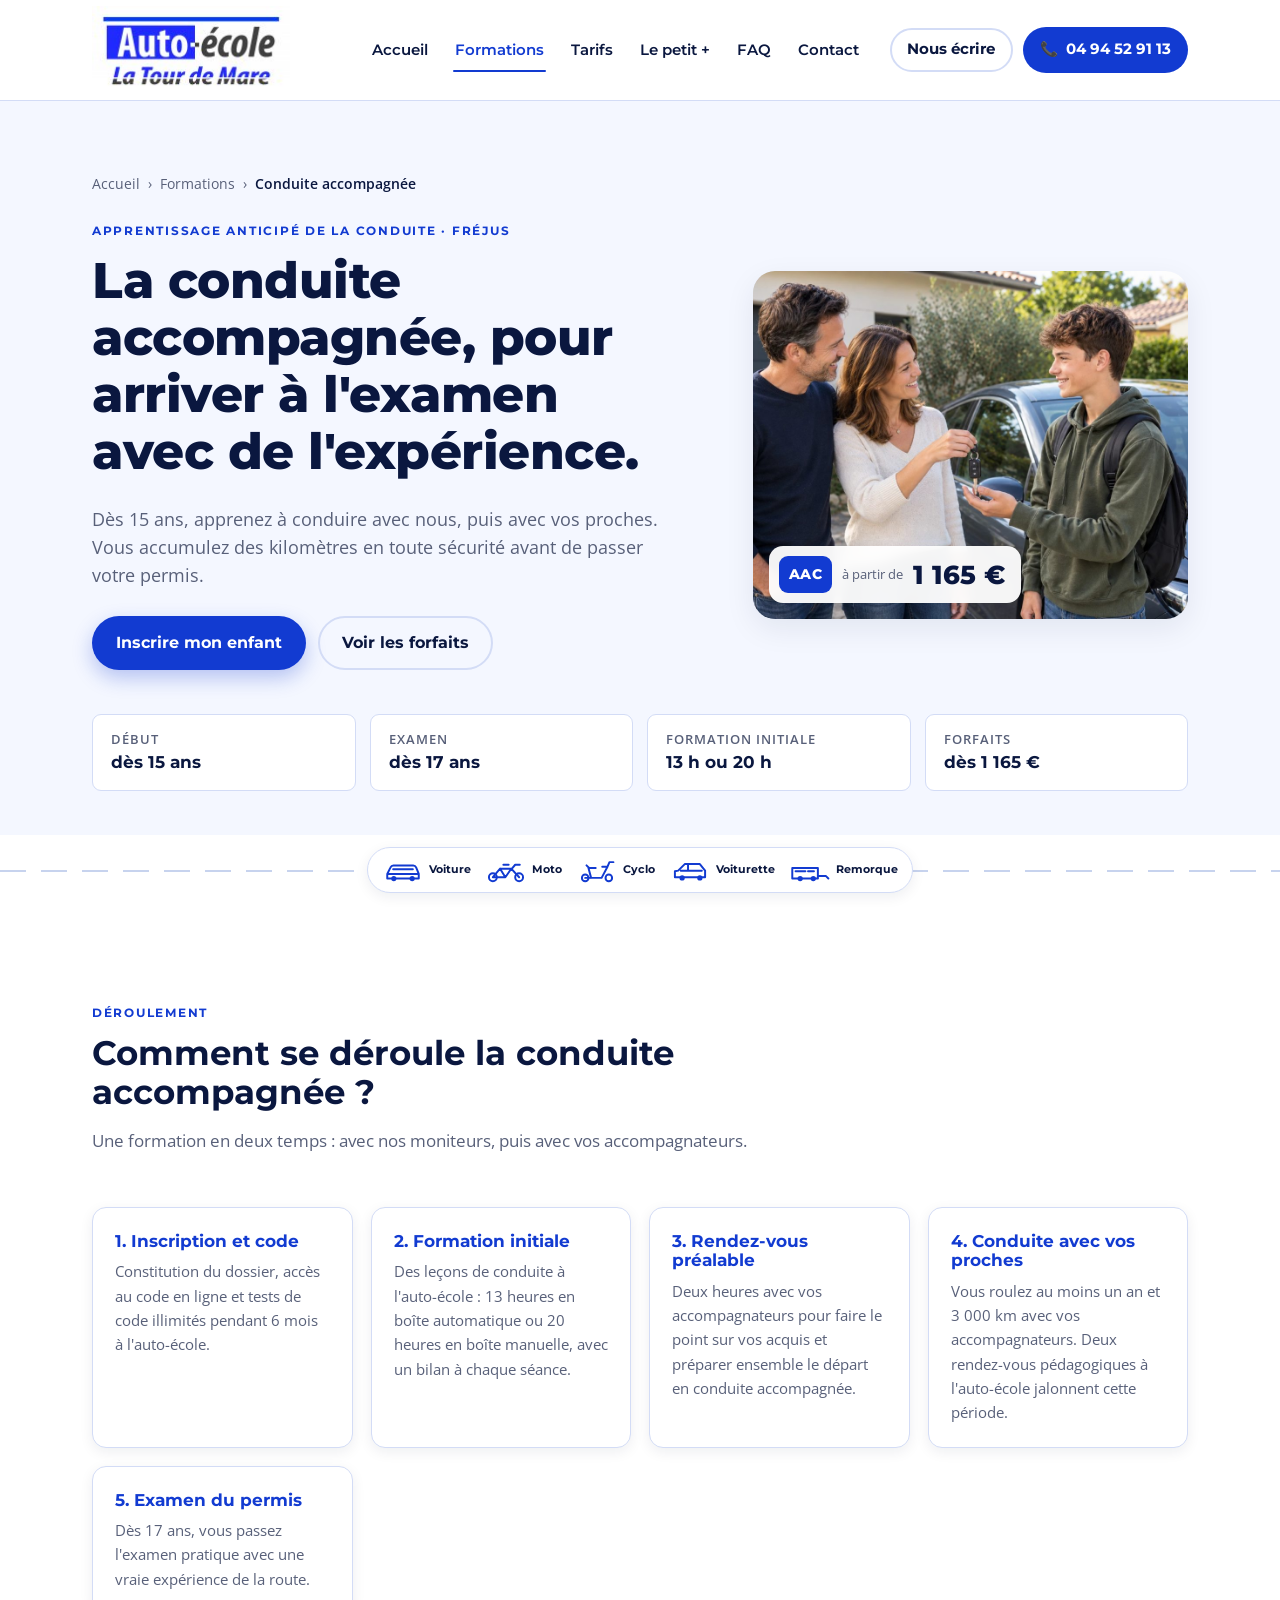
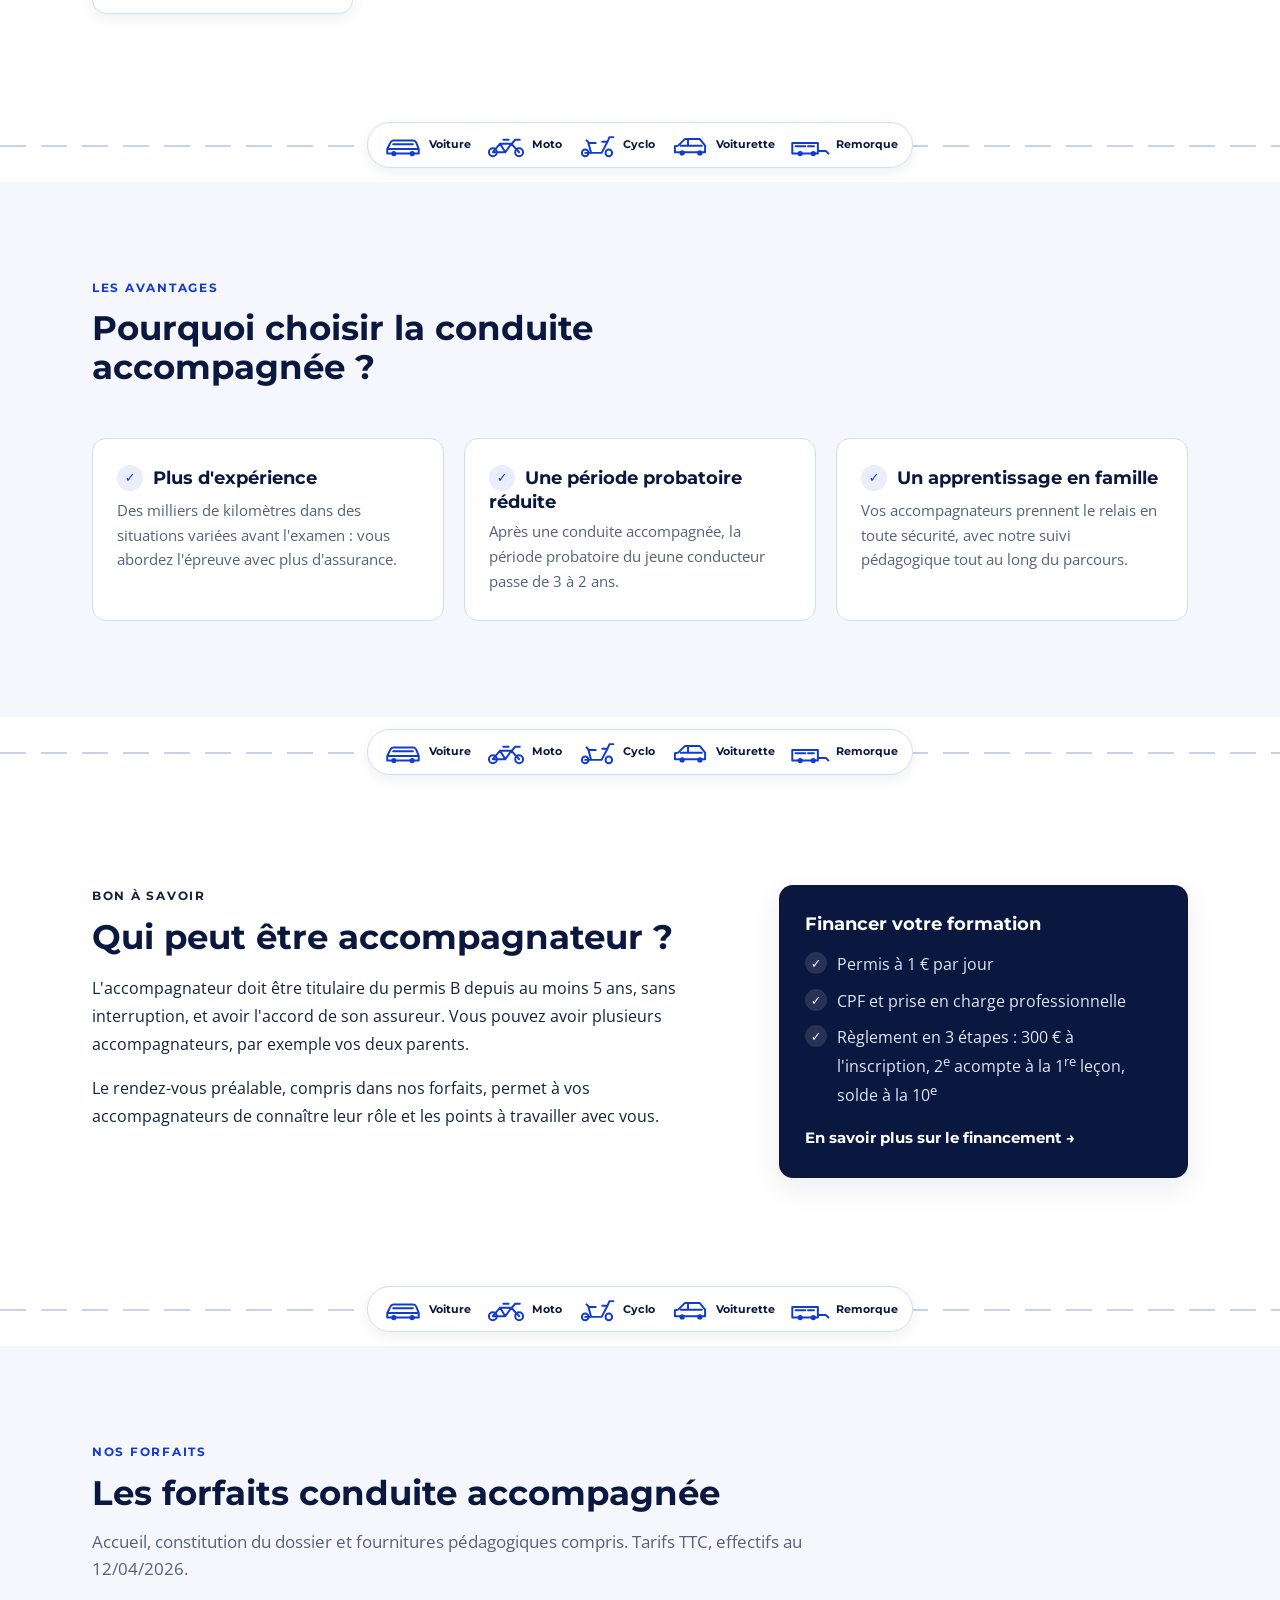
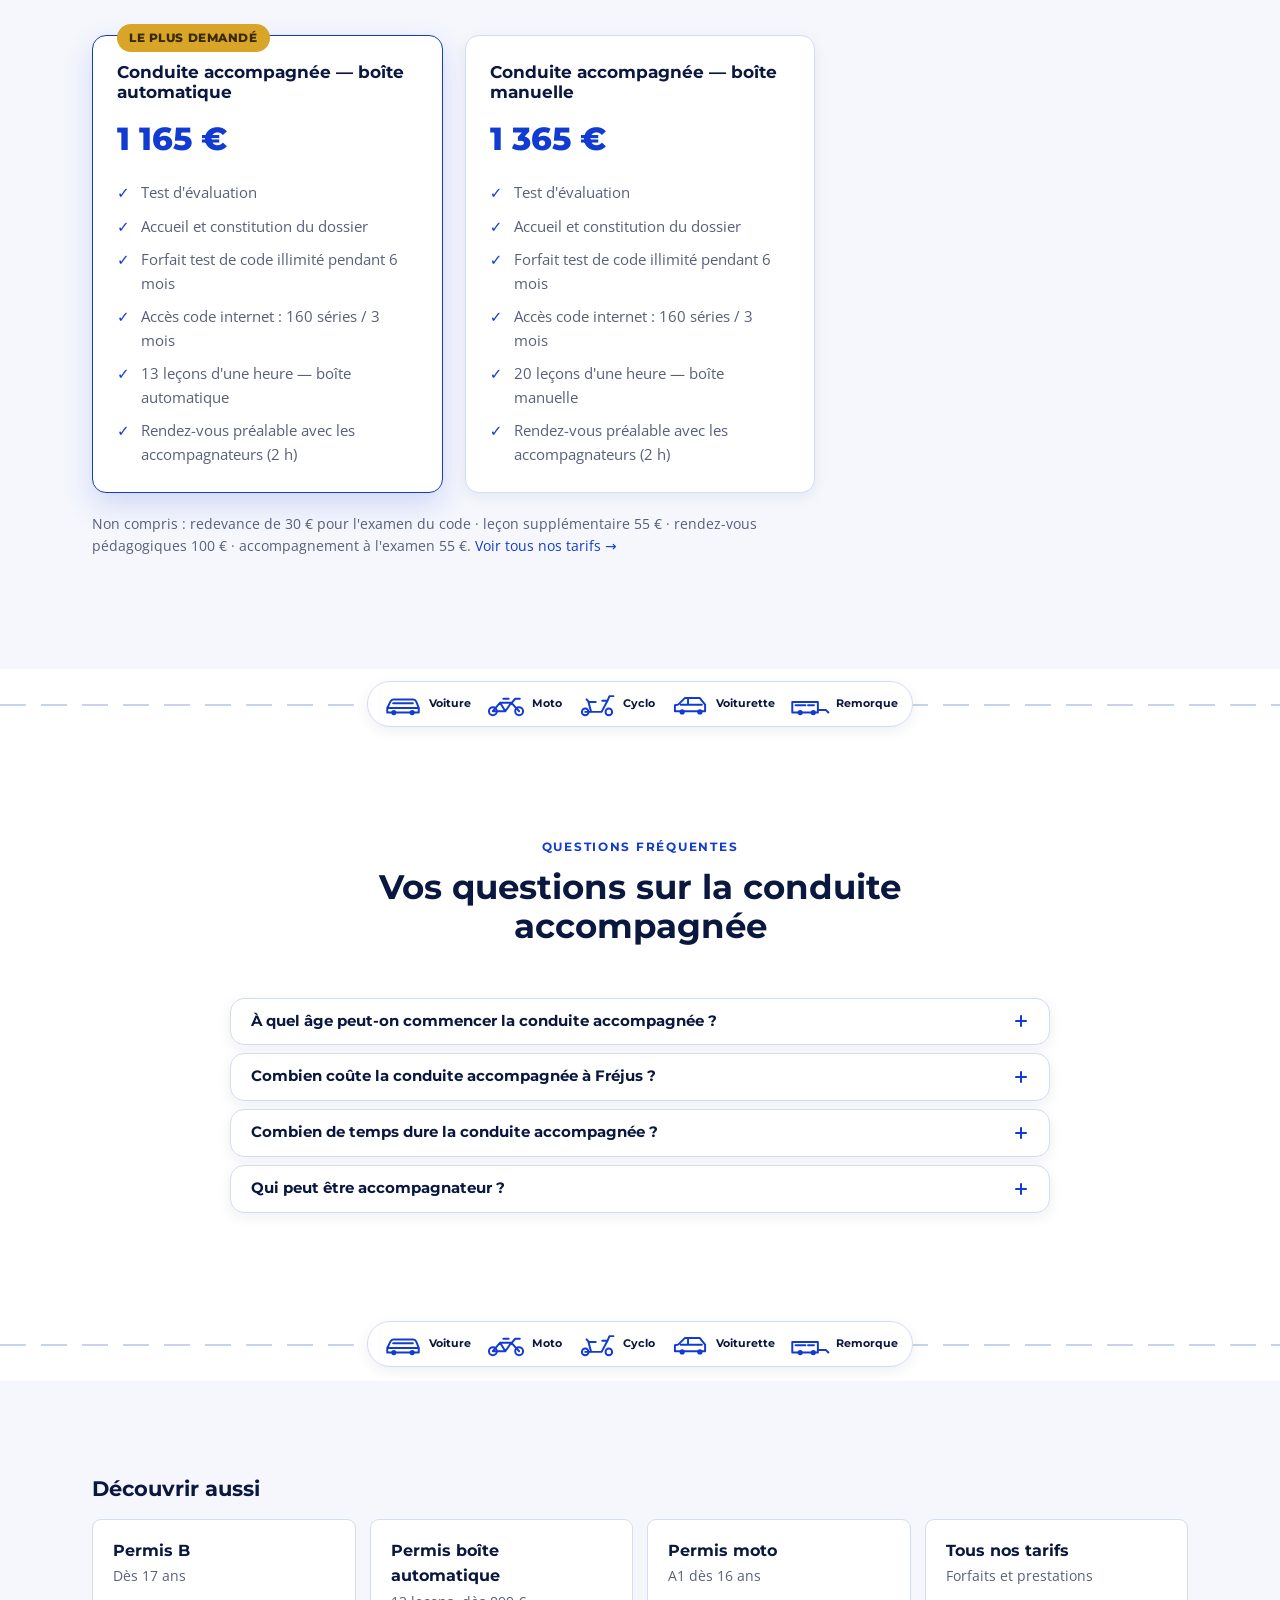
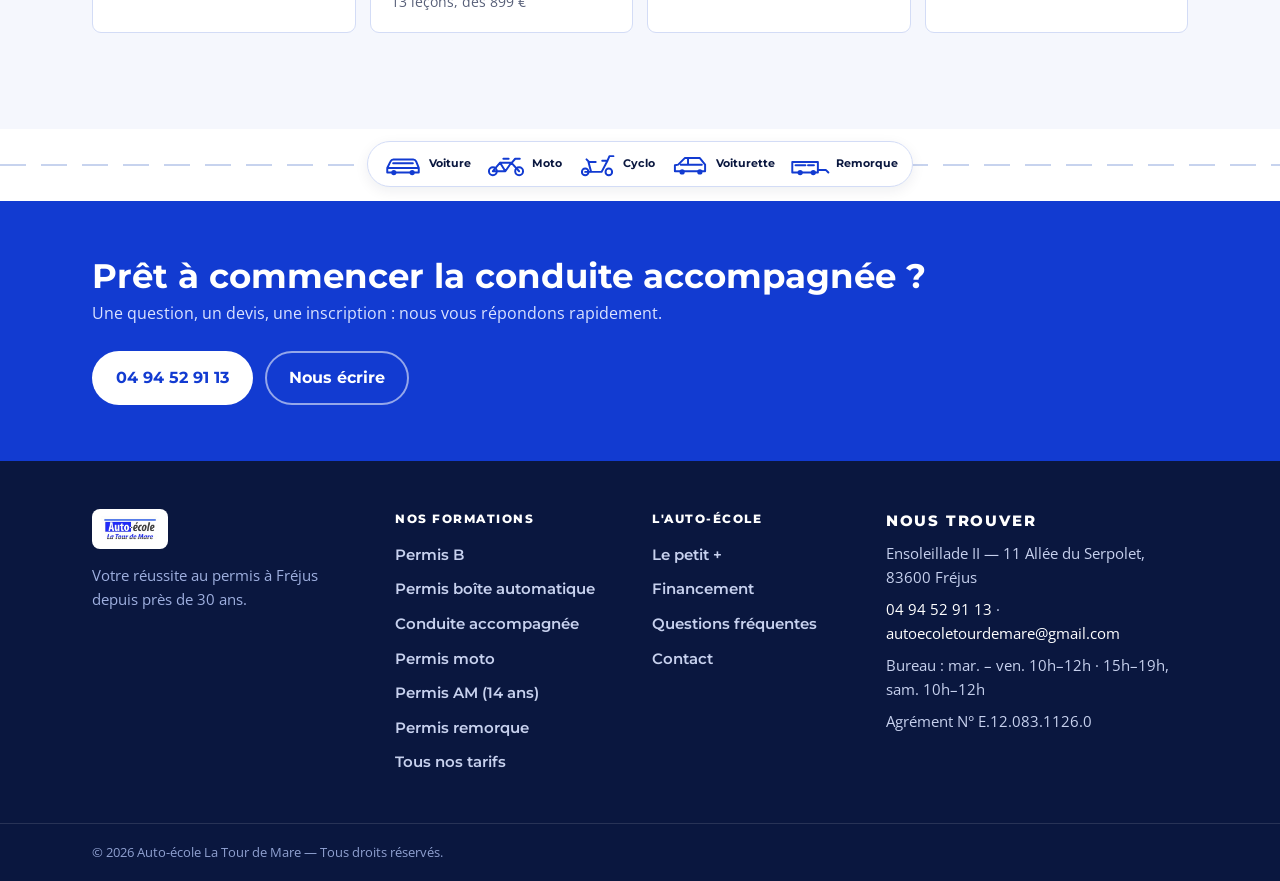
<file: conduite-accompagnee.html>
<!DOCTYPE html>
<html lang="fr">
<head>
  <meta charset="UTF-8" />
  <meta name="viewport" content="width=device-width, initial-scale=1.0" />
  <title>Conduite accompagnée (AAC) à Fréjus dès 15 ans — La Tour de Mare</title>
  <meta name="description" content="Conduite accompagnée à Fréjus dès 15 ans : formation initiale, rendez-vous avec les accompagnateurs, boîte auto ou manuelle. Forfaits dès 1 165 €." />
  <link rel="icon" type="image/jpeg" href="assets/img/logo.jpg" />
  <link rel="preconnect" href="https://fonts.googleapis.com" />
  <link rel="preconnect" href="https://fonts.gstatic.com" crossorigin />
  <link href="https://fonts.googleapis.com/css2?family=Montserrat:ital,wght@0,400;0,500;0,600;0,700;0,800;1,700&family=Open+Sans:wght@400;500;600&display=swap" rel="stylesheet" />
  <link rel="stylesheet" href="css/styles.css" />
  <link rel="canonical" href="https://autoecole.antonyaddy.com/conduite-accompagnee.html" />
  <meta property="og:type" content="website" />
  <meta property="og:locale" content="fr_FR" />
  <meta property="og:site_name" content="Auto-école La Tour de Mare" />
  <meta property="og:title" content="Conduite accompagnée (AAC) à Fréjus dès 15 ans — La Tour de Mare" />
  <meta property="og:description" content="Conduite accompagnée à Fréjus dès 15 ans : formation initiale, rendez-vous avec les accompagnateurs, boîte auto ou manuelle. Forfaits dès 1 165 €." />
  <meta property="og:url" content="https://autoecole.antonyaddy.com/conduite-accompagnee.html" />
  <meta property="og:image" content="https://autoecole.antonyaddy.com/assets/img/facade.jpg" />

  <!-- Données structurées : fil d'Ariane et questions fréquentes de la page -->
  <script type="application/ld+json">
{
    "@context":  "https://schema.org",
    "@type":  "BreadcrumbList",
    "itemListElement":  [
                            {
                                "@type":  "ListItem",
                                "position":  1,
                                "name":  "Accueil",
                                "item":  "https://autoecole.antonyaddy.com/"
                            },
                            {
                                "@type":  "ListItem",
                                "position":  2,
                                "name":  "Formations",
                                "item":  "https://autoecole.antonyaddy.com/#formations"
                            },
                            {
                                "@type":  "ListItem",
                                "position":  3,
                                "name":  "Conduite accompagnée",
                                "item":  "https://autoecole.antonyaddy.com/conduite-accompagnee.html"
                            }
                        ]
}
  </script>
  <script type="application/ld+json">
{
    "@context":  "https://schema.org",
    "@type":  "FAQPage",
    "mainEntity":  [
                       {
                           "@type":  "Question",
                           "name":  "À quel âge peut-on commencer la conduite accompagnée ?",
                           "acceptedAnswer":  {
                                                  "@type":  "Answer",
                                                  "text":  "La conduite accompagnée est accessible dès 15 ans. L'examen pratique du permis peut ensuite être passé dès 17 ans."
                                              }
                       },
                       {
                           "@type":  "Question",
                           "name":  "Combien coûte la conduite accompagnée à Fréjus ?",
                           "acceptedAnswer":  {
                                                  "@type":  "Answer",
                                                  "text":  "Nos forfaits sont à 1 165 € en boîte automatique et 1 365 € en boîte manuelle, code et rendez-vous préalable compris. Les rendez-vous pédagogiques (100 €), la redevance du code (30 €) et l'accompagnement à l'examen (55 €) sont en plus."
                                              }
                       },
                       {
                           "@type":  "Question",
                           "name":  "Combien de temps dure la conduite accompagnée ?",
                           "acceptedAnswer":  {
                                                  "@type":  "Answer",
                                                  "text":  "Après la formation initiale à l'auto-école, vous conduisez au moins un an et 3 000 km avec vos accompagnateurs, avec deux rendez-vous pédagogiques pendant cette période."
                                              }
                       },
                       {
                           "@type":  "Question",
                           "name":  "Qui peut être accompagnateur ?",
                           "acceptedAnswer":  {
                                                  "@type":  "Answer",
                                                  "text":  "Toute personne titulaire du permis B depuis au moins 5 ans sans interruption, avec l'accord de son assureur. Il est possible d'avoir plusieurs accompagnateurs."
                                              }
                       }
                   ]
}
  </script>
</head>
<body id="top">

  <header class="site-header">
    <div class="container header__inner">
      <a class="brand" href="index.html" aria-label="Accueil — Auto-école La Tour de Mare">
        <img src="assets/img/logo.jpg" alt="Auto-école La Tour de Mare" class="brand__logo" width="200" height="89" decoding="async" fetchpriority="high" />
      </a>

      <nav class="nav" id="nav" aria-label="Navigation principale">
        <a href="index.html" class="nav__link">Accueil</a>
        <a href="index.html#formations" class="nav__link is-active">Formations</a>
        <a href="tarifs.html" class="nav__link">Tarifs</a>
        <a href="index.html#plus" class="nav__link">Le petit +</a>
        <a href="index.html#faq" class="nav__link">FAQ</a>
        <a href="index.html#contact" class="nav__link">Contact</a>
        <div class="nav__actions">
          <a href="index.html?formation=Conduite%20accompagn%C3%A9e%20(AAC)#contact-form" class="btn btn--ghost nav__write">Nous écrire</a>
          <a href="tel:+33494529113" class="btn btn--phone nav__phone">04 94 52 91 13</a>
        </div>
      </nav>

      <button class="nav-toggle" id="navToggle" aria-label="Ouvrir le menu" aria-expanded="false" aria-controls="nav">
        <span></span><span></span><span></span>
      </button>
    </div>
  </header>

  <main>

    <!-- ======================= EN-TÊTE DE PAGE ======================= -->
    <section class="page-hero page-hero--formation">
      <div class="container">
        <nav class="breadcrumb" aria-label="Fil d'Ariane">
          <a href="index.html">Accueil</a><span aria-hidden="true">›</span><a href="index.html#formations">Formations</a><span aria-hidden="true">›</span><span aria-current="page">Conduite accompagnée</span>
        </nav>
        <div class="page-hero__top">
          <div class="page-hero__copy">
            <p class="eyebrow">Apprentissage anticipé de la conduite · Fréjus</p>
            <h1>La conduite accompagnée, pour arriver à l'examen avec de l'expérience.</h1>
            <p class="page-hero__lead">Dès 15 ans, apprenez à conduire avec nous, puis avec vos proches. Vous accumulez des kilomètres en toute sécurité avant de passer votre permis.</p>
            <div class="hero__cta">
              <a href="index.html?formation=Conduite%20accompagn%C3%A9e%20(AAC)#contact-form" class="btn btn--primary">Inscrire mon enfant</a>
              <a href="#forfaits" class="btn btn--ghost">Voir les forfaits</a>
            </div>
          </div>
          <figure class="formation-photo">
            <img src="assets/img/photos/conduite-accompagnee-famille.jpg" width="1200" height="800" alt="Des parents souriants remettent les clés de la voiture à leur fils adolescent devant la maison" decoding="async" fetchpriority="high" />
            <figcaption class="formation-photo__price">
              <span class="formation-photo__pin">AAC</span>
              <span class="formation-photo__from">à partir de</span>
              <strong>1&nbsp;165&nbsp;€</strong>
            </figcaption>
          </figure>
        </div>
        <ul class="facts">
          <li><span>Début</span><strong>dès 15 ans</strong></li>
          <li><span>Examen</span><strong>dès 17 ans</strong></li>
          <li><span>Formation initiale</span><strong>13 h ou 20 h</strong></li>
          <li><span>Forfaits</span><strong>dès 1&nbsp;165&nbsp;€</strong></li>
        </ul>
      </div>
    </section>

    <section class="section">
      <div class="container">
        <header class="section__head section__head--left">
          <p class="eyebrow">Déroulement</p>
          <h2>Comment se déroule la conduite accompagnée ?</h2>
          <p class="section__intro">Une formation en deux temps : avec nos moniteurs, puis avec vos accompagnateurs.</p>
        </header>
        <ol class="steps">
          <li><h3>1. Inscription et code</h3><p>Constitution du dossier, accès au code en ligne et tests de code illimités pendant 6 mois à l'auto-école.</p></li>
          <li><h3>2. Formation initiale</h3><p>Des leçons de conduite à l'auto-école : 13 heures en boîte automatique ou 20 heures en boîte manuelle, avec un bilan à chaque séance.</p></li>
          <li><h3>3. Rendez-vous préalable</h3><p>Deux heures avec vos accompagnateurs pour faire le point sur vos acquis et préparer ensemble le départ en conduite accompagnée.</p></li>
          <li><h3>4. Conduite avec vos proches</h3><p>Vous roulez au moins un an et 3&nbsp;000&nbsp;km avec vos accompagnateurs. Deux rendez-vous pédagogiques à l'auto-école jalonnent cette période.</p></li>
          <li><h3>5. Examen du permis</h3><p>Dès 17 ans, vous passez l'examen pratique avec une vraie expérience de la route.</p></li>
        </ol>
      </div>
    </section>

    <section class="section section--tint">
      <div class="container">
        <header class="section__head section__head--left">
          <p class="eyebrow">Les avantages</p>
          <h2>Pourquoi choisir la conduite accompagnée ?</h2>
          
        </header>
        <ul class="benefits">
          <li><h3>Plus d'expérience</h3><p>Des milliers de kilomètres dans des situations variées avant l'examen : vous abordez l'épreuve avec plus d'assurance.</p></li>
          <li><h3>Une période probatoire réduite</h3><p>Après une conduite accompagnée, la période probatoire du jeune conducteur passe de 3 à 2 ans.</p></li>
          <li><h3>Un apprentissage en famille</h3><p>Vos accompagnateurs prennent le relais en toute sécurité, avec notre suivi pédagogique tout au long du parcours.</p></li>
        </ul>
      </div>
    </section>

    <section class="section">
      <div class="container prose-split">
        <div class="prose">
          <p class="eyebrow">Bon à savoir</p>
          <h2>Qui peut être accompagnateur ?</h2>
          <p>L'accompagnateur doit être titulaire du permis B depuis au moins 5 ans, sans interruption, et avoir l'accord de son assureur. Vous pouvez avoir plusieurs accompagnateurs, par exemple vos deux parents.</p>
          <p>Le rendez-vous préalable, compris dans nos forfaits, permet à vos accompagnateurs de connaître leur rôle et les points à travailler avec vous.</p>
        </div>
        <aside class="prose-aside">
<h3>Financer votre formation</h3><ul class="checks"><li>Permis à 1&nbsp;€ par jour</li><li>CPF et prise en charge professionnelle</li><li>Règlement en 3 étapes : 300&nbsp;€ à l'inscription, 2<sup>e</sup> acompte à la 1<sup>re</sup> leçon, solde à la 10<sup>e</sup></li></ul><a class="prose-aside__link" href="index.html#financement">En savoir plus sur le financement →</a>
        </aside>
      </div>
    </section>

    <!-- ======================= FORFAITS ======================= -->
    <section class="section section--tint" id="forfaits">
      <div class="container">
        <header class="section__head section__head--left">
          <p class="eyebrow">Nos forfaits</p>
          <h2>Les forfaits conduite accompagnée</h2>
          <p class="section__intro">Accueil, constitution du dossier et fournitures pédagogiques compris. Tarifs TTC, effectifs au 12/04/2026.</p>
        </header>
        <div class="price-grid">
          <article class="price-card price-card--feature">
            <span class="price-card__tag">Le plus demandé</span>
            <h3>Conduite accompagnée — boîte automatique</h3>
            <p class="price-card__price">1&nbsp;165&nbsp;€</p>
            <ul>
              <li>Test d'évaluation</li>
              <li>Accueil et constitution du dossier</li>
              <li>Forfait test de code illimité pendant 6 mois</li>
              <li>Accès code internet : 160 séries / 3 mois</li>
              <li>13 leçons d'une heure — boîte automatique</li>
              <li>Rendez-vous préalable avec les accompagnateurs (2 h)</li>
            </ul>
          </article>

          <article class="price-card">
            <h3>Conduite accompagnée — boîte manuelle</h3>
            <p class="price-card__price">1&nbsp;365&nbsp;€</p>
            <ul>
              <li>Test d'évaluation</li>
              <li>Accueil et constitution du dossier</li>
              <li>Forfait test de code illimité pendant 6 mois</li>
              <li>Accès code internet : 160 séries / 3 mois</li>
              <li>20 leçons d'une heure — boîte manuelle</li>
              <li>Rendez-vous préalable avec les accompagnateurs (2 h)</li>
            </ul>
          </article>
        </div>
        <p class="fineprint">Non compris : redevance de 30&nbsp;€ pour l'examen du code · leçon supplémentaire 55&nbsp;€ · rendez-vous pédagogiques 100&nbsp;€ · accompagnement à l'examen 55&nbsp;€. <a href="tarifs.html">Voir tous nos tarifs →</a></p>
      </div>
    </section>

    <!-- ======================= FAQ ======================= -->
    <section class="section" id="faq">
      <div class="container">
        <header class="section__head">
          <p class="eyebrow eyebrow--center">Questions fréquentes</p>
          <h2>Vos questions sur la conduite accompagnée</h2>
        </header>
        <div class="faq">
          <details class="faq__item">
            <summary class="faq__q">À quel âge peut-on commencer la conduite accompagnée ?</summary>
            <div class="faq__a"><p>La conduite accompagnée est accessible dès 15 ans. L'examen pratique du permis peut ensuite être passé dès 17 ans.</p></div>
          </details>
          <details class="faq__item">
            <summary class="faq__q">Combien coûte la conduite accompagnée à Fréjus ?</summary>
            <div class="faq__a"><p>Nos forfaits sont à <strong>1&nbsp;165&nbsp;€</strong> en boîte automatique et <strong>1&nbsp;365&nbsp;€</strong> en boîte manuelle, code et rendez-vous préalable compris. Les rendez-vous pédagogiques (100&nbsp;€), la redevance du code (30&nbsp;€) et l'accompagnement à l'examen (55&nbsp;€) sont en plus.</p></div>
          </details>
          <details class="faq__item">
            <summary class="faq__q">Combien de temps dure la conduite accompagnée ?</summary>
            <div class="faq__a"><p>Après la formation initiale à l'auto-école, vous conduisez au moins un an et 3&nbsp;000&nbsp;km avec vos accompagnateurs, avec deux rendez-vous pédagogiques pendant cette période.</p></div>
          </details>
          <details class="faq__item">
            <summary class="faq__q">Qui peut être accompagnateur ?</summary>
            <div class="faq__a"><p>Toute personne titulaire du permis B depuis au moins 5 ans sans interruption, avec l'accord de son assureur. Il est possible d'avoir plusieurs accompagnateurs.</p></div>
          </details>
        </div>
      </div>
    </section>

    <!-- ======================= AUTRES FORMATIONS ======================= -->
    <section class="section section--tint related">
      <div class="container">
        <h2 class="related__title">Découvrir aussi</h2>
        <div class="related__grid">
          <a class="related__link" href="permis-b.html"><strong>Permis B</strong><span>Dès 17 ans</span></a>
          <a class="related__link" href="permis-boite-automatique.html"><strong>Permis boîte automatique</strong><span>13 leçons, dès 899 €</span></a>
          <a class="related__link" href="permis-moto.html"><strong>Permis moto</strong><span>A1 dès 16 ans</span></a>
          <a class="related__link" href="tarifs.html"><strong>Tous nos tarifs</strong><span>Forfaits et prestations</span></a>
        </div>
      </div>
    </section>

    <section class="cta-band">
      <div class="container cta-band__inner">
        <div>
          <h2>Prêt à commencer la conduite accompagnée ?</h2>
          <p>Une question, un devis, une inscription : nous vous répondons rapidement.</p>
        </div>
        <div class="cta-band__actions">
          <a href="tel:+33494529113" class="btn btn--light">04 94 52 91 13</a>
          <a href="index.html?formation=Conduite%20accompagn%C3%A9e%20(AAC)#contact-form" class="btn btn--ghost-light">Nous écrire</a>
        </div>
      </div>
    </section>

  </main>

  <!-- ======================= FOOTER ======================= -->
  <footer class="site-footer">
    <div class="container footer__inner">
      <div class="footer__brand">
        <img src="assets/img/logo.jpg" alt="Auto-école La Tour de Mare" class="footer__logo" />
        <p>Votre réussite au permis à Fréjus depuis près de 30&nbsp;ans.</p>
      </div>
      <nav class="footer__nav" aria-label="Nos formations">
        <p class="footer__title">Nos formations</p>
        <a href="permis-b.html">Permis B</a>
        <a href="permis-boite-automatique.html">Permis boîte automatique</a>
        <a href="conduite-accompagnee.html">Conduite accompagnée</a>
        <a href="permis-moto.html">Permis moto</a>
        <a href="permis-am.html">Permis AM (14 ans)</a>
        <a href="permis-remorque.html">Permis remorque</a>
        <a href="tarifs.html">Tous nos tarifs</a>
      </nav>
      <nav class="footer__nav" aria-label="Pied de page">
        <p class="footer__title">L'auto-école</p>
        <a href="index.html#plus">Le petit +</a>
        <a href="index.html#financement">Financement</a>
        <a href="index.html#faq">Questions fréquentes</a>
        <a href="index.html#contact">Contact</a>
      </nav>
      <div class="footer__contact">
        <p class="footer__title">Nous trouver</p>
        <p>Ensoleillade II — 11 Allée du Serpolet, 83600 Fréjus</p>
        <p><a href="tel:+33494529113">04 94 52 91 13</a> · <a href="mailto:autoecoletourdemare@gmail.com">autoecoletourdemare@gmail.com</a></p>
        <p>Bureau : <span class="nowrap">mar. – ven.</span> <span class="nowrap">10h–12h</span> · <span class="nowrap">15h–19h</span>, <span class="nowrap">sam. 10h–12h</span></p>
        <p>Agrément N° E.12.083.1126.0</p>
      </div>
    </div>
    <div class="footer__legal">
      <div class="container">
        <p>© <span id="year"></span> Auto-école La Tour de Mare — Tous droits réservés.</p>
      </div>
    </div>
  </footer>


  <script src="js/main.js"></script>
</body>
</html>
</file>
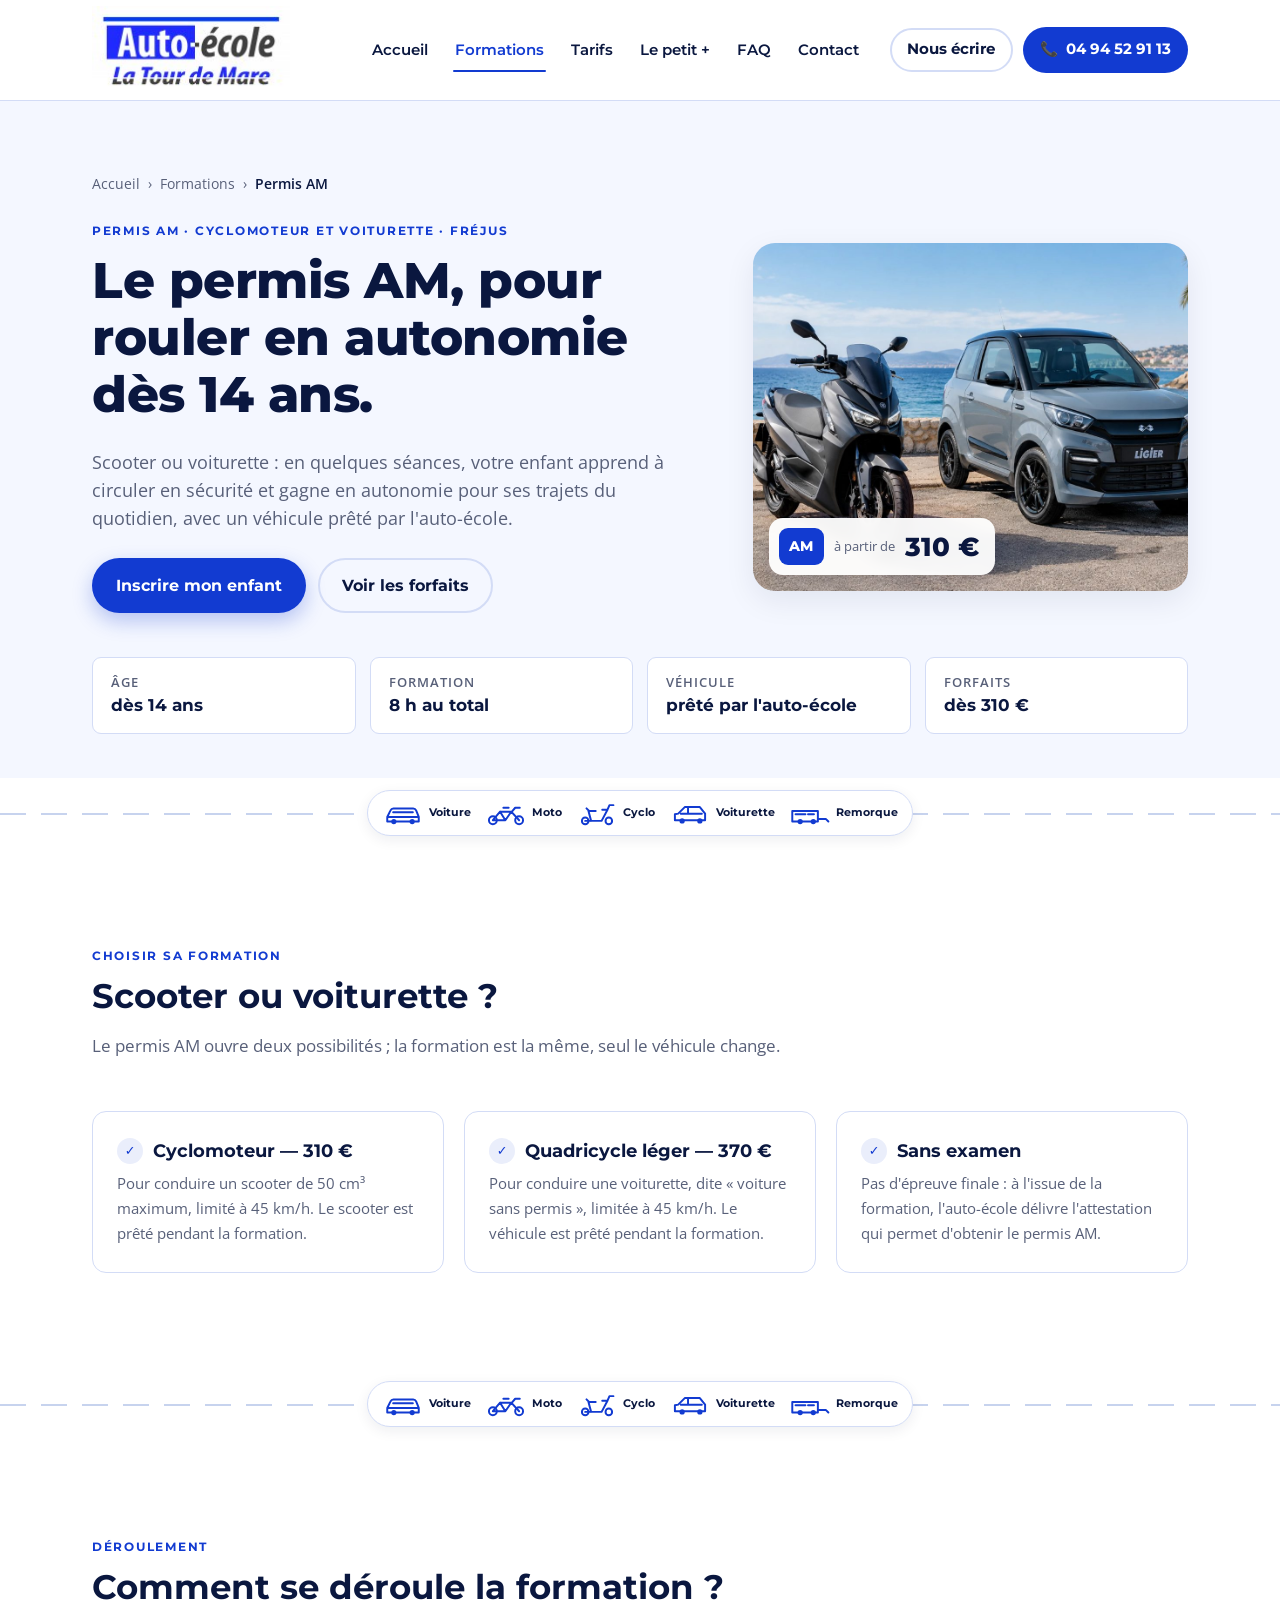
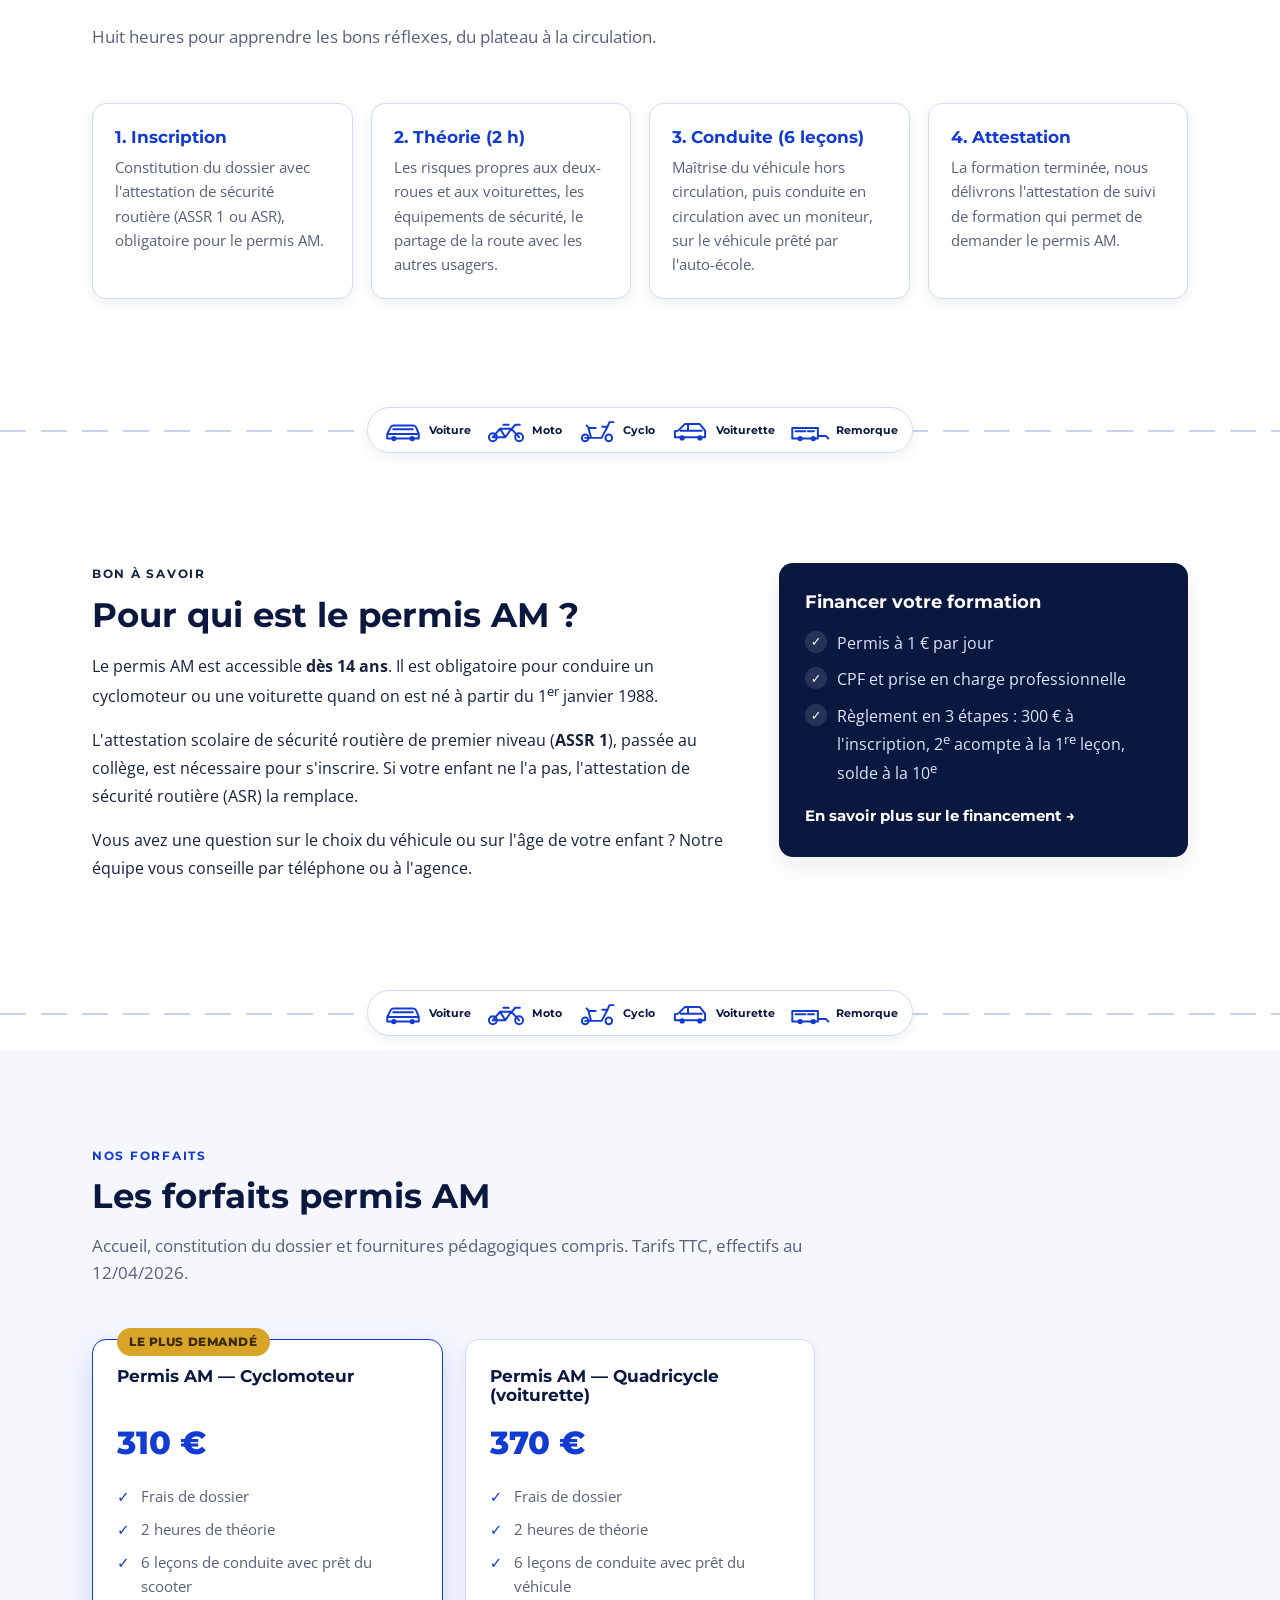
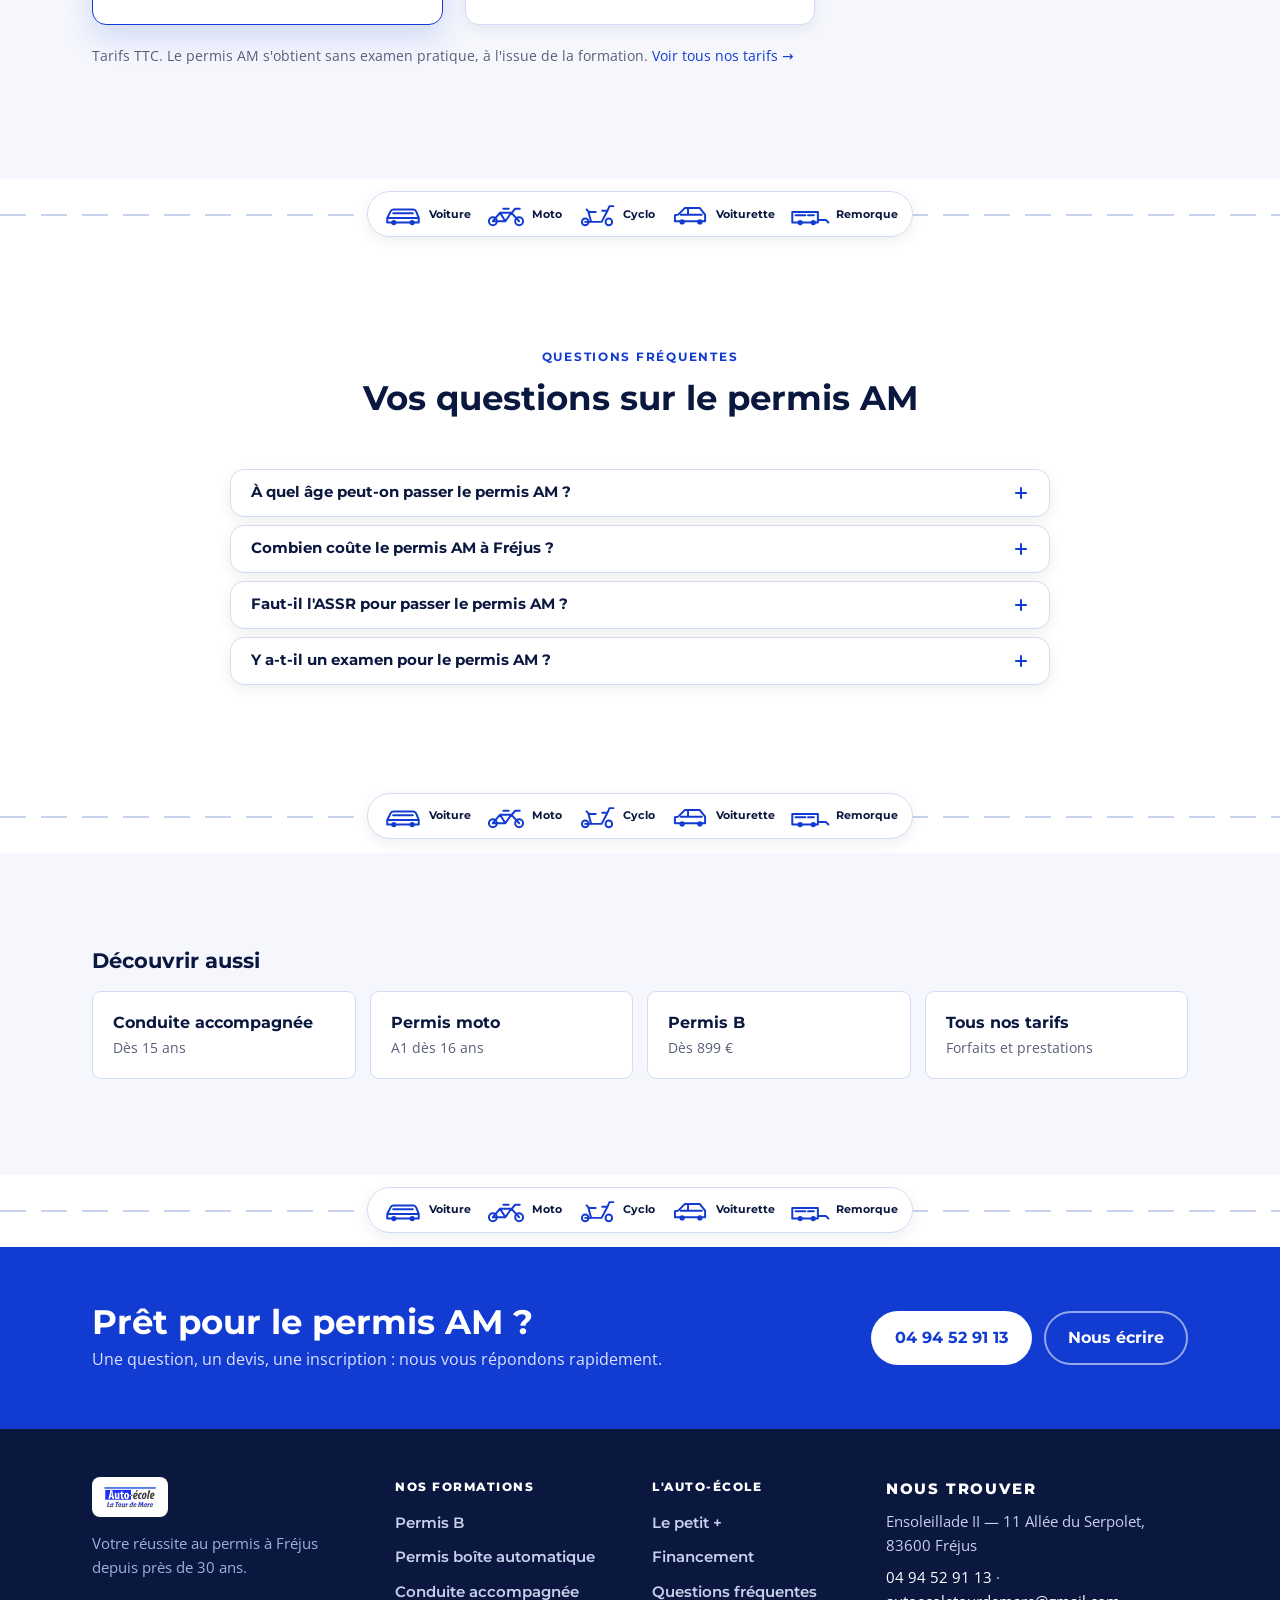
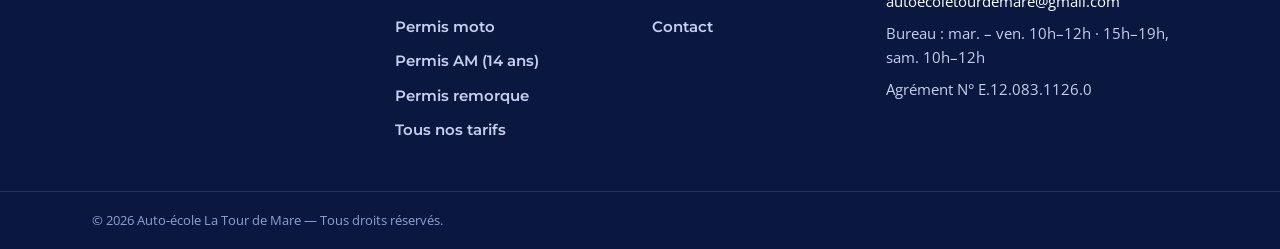
<file: permis-am.html>
<!DOCTYPE html>
<html lang="fr">
<head>
  <meta charset="UTF-8" />
  <meta name="viewport" content="width=device-width, initial-scale=1.0" />
  <title>Permis AM à Fréjus dès 14 ans : scooter et voiturette dès 310 €</title>
  <meta name="description" content="Permis AM à Fréjus dès 14 ans : 2 h de théorie et 6 leçons de conduite, scooter ou voiturette prêtés, sans examen. Cyclomoteur 310 €, voiturette 370 €." />
  <link rel="icon" type="image/jpeg" href="assets/img/logo.jpg" />
  <link rel="preconnect" href="https://fonts.googleapis.com" />
  <link rel="preconnect" href="https://fonts.gstatic.com" crossorigin />
  <link href="https://fonts.googleapis.com/css2?family=Montserrat:ital,wght@0,400;0,500;0,600;0,700;0,800;1,700&family=Open+Sans:wght@400;500;600&display=swap" rel="stylesheet" />
  <link rel="stylesheet" href="css/styles.css" />
  <link rel="canonical" href="https://autoecole.antonyaddy.com/permis-am.html" />
  <meta property="og:type" content="website" />
  <meta property="og:locale" content="fr_FR" />
  <meta property="og:site_name" content="Auto-école La Tour de Mare" />
  <meta property="og:title" content="Permis AM à Fréjus dès 14 ans : scooter et voiturette dès 310 €" />
  <meta property="og:description" content="Permis AM à Fréjus dès 14 ans : 2 h de théorie et 6 leçons de conduite, scooter ou voiturette prêtés, sans examen. Cyclomoteur 310 €, voiturette 370 €." />
  <meta property="og:url" content="https://autoecole.antonyaddy.com/permis-am.html" />
  <meta property="og:image" content="https://autoecole.antonyaddy.com/assets/img/facade.jpg" />

  <!-- Données structurées : fil d'Ariane et questions fréquentes de la page -->
  <script type="application/ld+json">
{
    "@context":  "https://schema.org",
    "@type":  "BreadcrumbList",
    "itemListElement":  [
                            {
                                "@type":  "ListItem",
                                "position":  1,
                                "name":  "Accueil",
                                "item":  "https://autoecole.antonyaddy.com/"
                            },
                            {
                                "@type":  "ListItem",
                                "position":  2,
                                "name":  "Formations",
                                "item":  "https://autoecole.antonyaddy.com/#formations"
                            },
                            {
                                "@type":  "ListItem",
                                "position":  3,
                                "name":  "Permis AM",
                                "item":  "https://autoecole.antonyaddy.com/permis-am.html"
                            }
                        ]
}
  </script>
  <script type="application/ld+json">
{
    "@context":  "https://schema.org",
    "@type":  "FAQPage",
    "mainEntity":  [
                       {
                           "@type":  "Question",
                           "name":  "À quel âge peut-on passer le permis AM ?",
                           "acceptedAnswer":  {
                                                  "@type":  "Answer",
                                                  "text":  "Le permis AM est accessible dès 14 ans, pour le cyclomoteur comme pour la voiturette."
                                              }
                       },
                       {
                           "@type":  "Question",
                           "name":  "Combien coûte le permis AM à Fréjus ?",
                           "acceptedAnswer":  {
                                                  "@type":  "Answer",
                                                  "text":  "Nos forfaits sont à 310 € pour le cyclomoteur et 370 € pour le quadricycle léger (voiturette). Ils comprennent les frais de dossier, 2 heures de théorie et 6 leçons de conduite avec le véhicule prêté."
                                              }
                       },
                       {
                           "@type":  "Question",
                           "name":  "Faut-il l'ASSR pour passer le permis AM ?",
                           "acceptedAnswer":  {
                                                  "@type":  "Answer",
                                                  "text":  "Oui : l'ASSR 1, passée au collège, est obligatoire. À défaut, l'attestation de sécurité routière (ASR) la remplace."
                                              }
                       },
                       {
                           "@type":  "Question",
                           "name":  "Y a-t-il un examen pour le permis AM ?",
                           "acceptedAnswer":  {
                                                  "@type":  "Answer",
                                                  "text":  "Non. Le permis AM s'obtient après une formation de 8 heures (2 heures de théorie et 6 heures de conduite), sans examen pratique final."
                                              }
                       }
                   ]
}
  </script>
</head>
<body id="top">

  <header class="site-header">
    <div class="container header__inner">
      <a class="brand" href="index.html" aria-label="Accueil — Auto-école La Tour de Mare">
        <img src="assets/img/logo.jpg" alt="Auto-école La Tour de Mare" class="brand__logo" width="200" height="89" decoding="async" fetchpriority="high" />
      </a>

      <nav class="nav" id="nav" aria-label="Navigation principale">
        <a href="index.html" class="nav__link">Accueil</a>
        <a href="index.html#formations" class="nav__link is-active">Formations</a>
        <a href="tarifs.html" class="nav__link">Tarifs</a>
        <a href="index.html#plus" class="nav__link">Le petit +</a>
        <a href="index.html#faq" class="nav__link">FAQ</a>
        <a href="index.html#contact" class="nav__link">Contact</a>
        <div class="nav__actions">
          <a href="index.html?formation=Permis%20AM%20(cyclomoteur%2C%20voiturette)#contact-form" class="btn btn--ghost nav__write">Nous écrire</a>
          <a href="tel:+33494529113" class="btn btn--phone nav__phone">04 94 52 91 13</a>
        </div>
      </nav>

      <button class="nav-toggle" id="navToggle" aria-label="Ouvrir le menu" aria-expanded="false" aria-controls="nav">
        <span></span><span></span><span></span>
      </button>
    </div>
  </header>

  <main>

    <!-- ======================= EN-TÊTE DE PAGE ======================= -->
    <section class="page-hero page-hero--formation">
      <div class="container">
        <nav class="breadcrumb" aria-label="Fil d'Ariane">
          <a href="index.html">Accueil</a><span aria-hidden="true">›</span><a href="index.html#formations">Formations</a><span aria-hidden="true">›</span><span aria-current="page">Permis AM</span>
        </nav>
        <div class="page-hero__top">
          <div class="page-hero__copy">
            <p class="eyebrow">Permis AM · cyclomoteur et voiturette · Fréjus</p>
            <h1>Le permis AM, pour rouler en autonomie dès 14 ans.</h1>
            <p class="page-hero__lead">Scooter ou voiturette : en quelques séances, votre enfant apprend à circuler en sécurité et gagne en autonomie pour ses trajets du quotidien, avec un véhicule prêté par l'auto-école.</p>
            <div class="hero__cta">
              <a href="index.html?formation=Permis%20AM%20(cyclomoteur%2C%20voiturette)#contact-form" class="btn btn--primary">Inscrire mon enfant</a>
              <a href="#forfaits" class="btn btn--ghost">Voir les forfaits</a>
            </div>
          </div>
          <figure class="formation-photo">
            <img src="assets/img/photos/permis-am-scooter-voiturette.jpg" width="1200" height="800" alt="Un scooter et une voiturette garés en bord de mer, sous le soleil de la Côte d'Azur" decoding="async" fetchpriority="high" />
            <figcaption class="formation-photo__price">
              <span class="formation-photo__pin">AM</span>
              <span class="formation-photo__from">à partir de</span>
              <strong>310&nbsp;€</strong>
            </figcaption>
          </figure>
        </div>
        <ul class="facts">
          <li><span>Âge</span><strong>dès 14 ans</strong></li>
          <li><span>Formation</span><strong>8 h au total</strong></li>
          <li><span>Véhicule</span><strong>prêté par l'auto-école</strong></li>
          <li><span>Forfaits</span><strong>dès 310&nbsp;€</strong></li>
        </ul>
      </div>
    </section>

    <section class="section">
      <div class="container">
        <header class="section__head section__head--left">
          <p class="eyebrow">Choisir sa formation</p>
          <h2>Scooter ou voiturette ?</h2>
          <p class="section__intro">Le permis AM ouvre deux possibilités ; la formation est la même, seul le véhicule change.</p>
        </header>
        <ul class="benefits">
          <li><h3>Cyclomoteur — 310&nbsp;€</h3><p>Pour conduire un scooter de 50&nbsp;cm³ maximum, limité à 45&nbsp;km/h. Le scooter est prêté pendant la formation.</p></li>
          <li><h3>Quadricycle léger — 370&nbsp;€</h3><p>Pour conduire une voiturette, dite « voiture sans permis », limitée à 45&nbsp;km/h. Le véhicule est prêté pendant la formation.</p></li>
          <li><h3>Sans examen</h3><p>Pas d'épreuve finale : à l'issue de la formation, l'auto-école délivre l'attestation qui permet d'obtenir le permis AM.</p></li>
        </ul>
      </div>
    </section>

    <section class="section">
      <div class="container">
        <header class="section__head section__head--left">
          <p class="eyebrow">Déroulement</p>
          <h2>Comment se déroule la formation ?</h2>
          <p class="section__intro">Huit heures pour apprendre les bons réflexes, du plateau à la circulation.</p>
        </header>
        <ol class="steps">
          <li><h3>1. Inscription</h3><p>Constitution du dossier avec l'attestation de sécurité routière (ASSR 1 ou ASR), obligatoire pour le permis AM.</p></li>
          <li><h3>2. Théorie (2 h)</h3><p>Les risques propres aux deux-roues et aux voiturettes, les équipements de sécurité, le partage de la route avec les autres usagers.</p></li>
          <li><h3>3. Conduite (6 leçons)</h3><p>Maîtrise du véhicule hors circulation, puis conduite en circulation avec un moniteur, sur le véhicule prêté par l'auto-école.</p></li>
          <li><h3>4. Attestation</h3><p>La formation terminée, nous délivrons l'attestation de suivi de formation qui permet de demander le permis AM.</p></li>
        </ol>
      </div>
    </section>

    <section class="section">
      <div class="container prose-split">
        <div class="prose">
          <p class="eyebrow">Bon à savoir</p>
          <h2>Pour qui est le permis AM ?</h2>
          <p>Le permis AM est accessible <strong>dès 14 ans</strong>. Il est obligatoire pour conduire un cyclomoteur ou une voiturette quand on est né à partir du 1<sup>er</sup> janvier 1988.</p>
          <p>L'attestation scolaire de sécurité routière de premier niveau (<strong>ASSR 1</strong>), passée au collège, est nécessaire pour s'inscrire. Si votre enfant ne l'a pas, l'attestation de sécurité routière (ASR) la remplace.</p>
          <p>Vous avez une question sur le choix du véhicule ou sur l'âge de votre enfant ? Notre équipe vous conseille par téléphone ou à l'agence.</p>
        </div>
        <aside class="prose-aside">
<h3>Financer votre formation</h3><ul class="checks"><li>Permis à 1&nbsp;€ par jour</li><li>CPF et prise en charge professionnelle</li><li>Règlement en 3 étapes : 300&nbsp;€ à l'inscription, 2<sup>e</sup> acompte à la 1<sup>re</sup> leçon, solde à la 10<sup>e</sup></li></ul><a class="prose-aside__link" href="index.html#financement">En savoir plus sur le financement →</a>
        </aside>
      </div>
    </section>

    <!-- ======================= FORFAITS ======================= -->
    <section class="section section--tint" id="forfaits">
      <div class="container">
        <header class="section__head section__head--left">
          <p class="eyebrow">Nos forfaits</p>
          <h2>Les forfaits permis AM</h2>
          <p class="section__intro">Accueil, constitution du dossier et fournitures pédagogiques compris. Tarifs TTC, effectifs au 12/04/2026.</p>
        </header>
        <div class="price-grid">
          <article class="price-card price-card--feature">
            <span class="price-card__tag">Le plus demandé</span>
            <h3>Permis AM — Cyclomoteur</h3>
            <p class="price-card__price">310&nbsp;€</p>
            <ul>
              <li>Frais de dossier</li>
              <li>2 heures de théorie</li>
              <li>6 leçons de conduite avec prêt du scooter</li>
            </ul>
          </article>

          <article class="price-card">
            <h3>Permis AM — Quadricycle (voiturette)</h3>
            <p class="price-card__price">370&nbsp;€</p>
            <ul>
              <li>Frais de dossier</li>
              <li>2 heures de théorie</li>
              <li>6 leçons de conduite avec prêt du véhicule</li>
            </ul>
          </article>
        </div>
        <p class="fineprint">Tarifs TTC. Le permis AM s'obtient sans examen pratique, à l'issue de la formation. <a href="tarifs.html">Voir tous nos tarifs →</a></p>
      </div>
    </section>

    <!-- ======================= FAQ ======================= -->
    <section class="section" id="faq">
      <div class="container">
        <header class="section__head">
          <p class="eyebrow eyebrow--center">Questions fréquentes</p>
          <h2>Vos questions sur le permis AM</h2>
        </header>
        <div class="faq">
          <details class="faq__item">
            <summary class="faq__q">À quel âge peut-on passer le permis AM ?</summary>
            <div class="faq__a"><p>Le permis AM est accessible dès 14 ans, pour le cyclomoteur comme pour la voiturette.</p></div>
          </details>
          <details class="faq__item">
            <summary class="faq__q">Combien coûte le permis AM à Fréjus ?</summary>
            <div class="faq__a"><p>Nos forfaits sont à <strong>310&nbsp;€</strong> pour le cyclomoteur et <strong>370&nbsp;€</strong> pour le quadricycle léger (voiturette). Ils comprennent les frais de dossier, 2 heures de théorie et 6 leçons de conduite avec le véhicule prêté.</p></div>
          </details>
          <details class="faq__item">
            <summary class="faq__q">Faut-il l'ASSR pour passer le permis AM ?</summary>
            <div class="faq__a"><p>Oui : l'ASSR 1, passée au collège, est obligatoire. À défaut, l'attestation de sécurité routière (ASR) la remplace.</p></div>
          </details>
          <details class="faq__item">
            <summary class="faq__q">Y a-t-il un examen pour le permis AM ?</summary>
            <div class="faq__a"><p>Non. Le permis AM s'obtient après une formation de 8 heures (2 heures de théorie et 6 heures de conduite), sans examen pratique final.</p></div>
          </details>
        </div>
      </div>
    </section>

    <!-- ======================= AUTRES FORMATIONS ======================= -->
    <section class="section section--tint related">
      <div class="container">
        <h2 class="related__title">Découvrir aussi</h2>
        <div class="related__grid">
          <a class="related__link" href="conduite-accompagnee.html"><strong>Conduite accompagnée</strong><span>Dès 15 ans</span></a>
          <a class="related__link" href="permis-moto.html"><strong>Permis moto</strong><span>A1 dès 16 ans</span></a>
          <a class="related__link" href="permis-b.html"><strong>Permis B</strong><span>Dès 899 €</span></a>
          <a class="related__link" href="tarifs.html"><strong>Tous nos tarifs</strong><span>Forfaits et prestations</span></a>
        </div>
      </div>
    </section>

    <section class="cta-band">
      <div class="container cta-band__inner">
        <div>
          <h2>Prêt pour le permis AM ?</h2>
          <p>Une question, un devis, une inscription : nous vous répondons rapidement.</p>
        </div>
        <div class="cta-band__actions">
          <a href="tel:+33494529113" class="btn btn--light">04 94 52 91 13</a>
          <a href="index.html?formation=Permis%20AM%20(cyclomoteur%2C%20voiturette)#contact-form" class="btn btn--ghost-light">Nous écrire</a>
        </div>
      </div>
    </section>

  </main>

  <!-- ======================= FOOTER ======================= -->
  <footer class="site-footer">
    <div class="container footer__inner">
      <div class="footer__brand">
        <img src="assets/img/logo.jpg" alt="Auto-école La Tour de Mare" class="footer__logo" />
        <p>Votre réussite au permis à Fréjus depuis près de 30&nbsp;ans.</p>
      </div>
      <nav class="footer__nav" aria-label="Nos formations">
        <p class="footer__title">Nos formations</p>
        <a href="permis-b.html">Permis B</a>
        <a href="permis-boite-automatique.html">Permis boîte automatique</a>
        <a href="conduite-accompagnee.html">Conduite accompagnée</a>
        <a href="permis-moto.html">Permis moto</a>
        <a href="permis-am.html">Permis AM (14 ans)</a>
        <a href="permis-remorque.html">Permis remorque</a>
        <a href="tarifs.html">Tous nos tarifs</a>
      </nav>
      <nav class="footer__nav" aria-label="Pied de page">
        <p class="footer__title">L'auto-école</p>
        <a href="index.html#plus">Le petit +</a>
        <a href="index.html#financement">Financement</a>
        <a href="index.html#faq">Questions fréquentes</a>
        <a href="index.html#contact">Contact</a>
      </nav>
      <div class="footer__contact">
        <p class="footer__title">Nous trouver</p>
        <p>Ensoleillade II — 11 Allée du Serpolet, 83600 Fréjus</p>
        <p><a href="tel:+33494529113">04 94 52 91 13</a> · <a href="mailto:autoecoletourdemare@gmail.com">autoecoletourdemare@gmail.com</a></p>
        <p>Bureau : <span class="nowrap">mar. – ven.</span> <span class="nowrap">10h–12h</span> · <span class="nowrap">15h–19h</span>, <span class="nowrap">sam. 10h–12h</span></p>
        <p>Agrément N° E.12.083.1126.0</p>
      </div>
    </div>
    <div class="footer__legal">
      <div class="container">
        <p>© <span id="year"></span> Auto-école La Tour de Mare — Tous droits réservés.</p>
      </div>
    </div>
  </footer>


  <script src="js/main.js"></script>
</body>
</html>
</file>
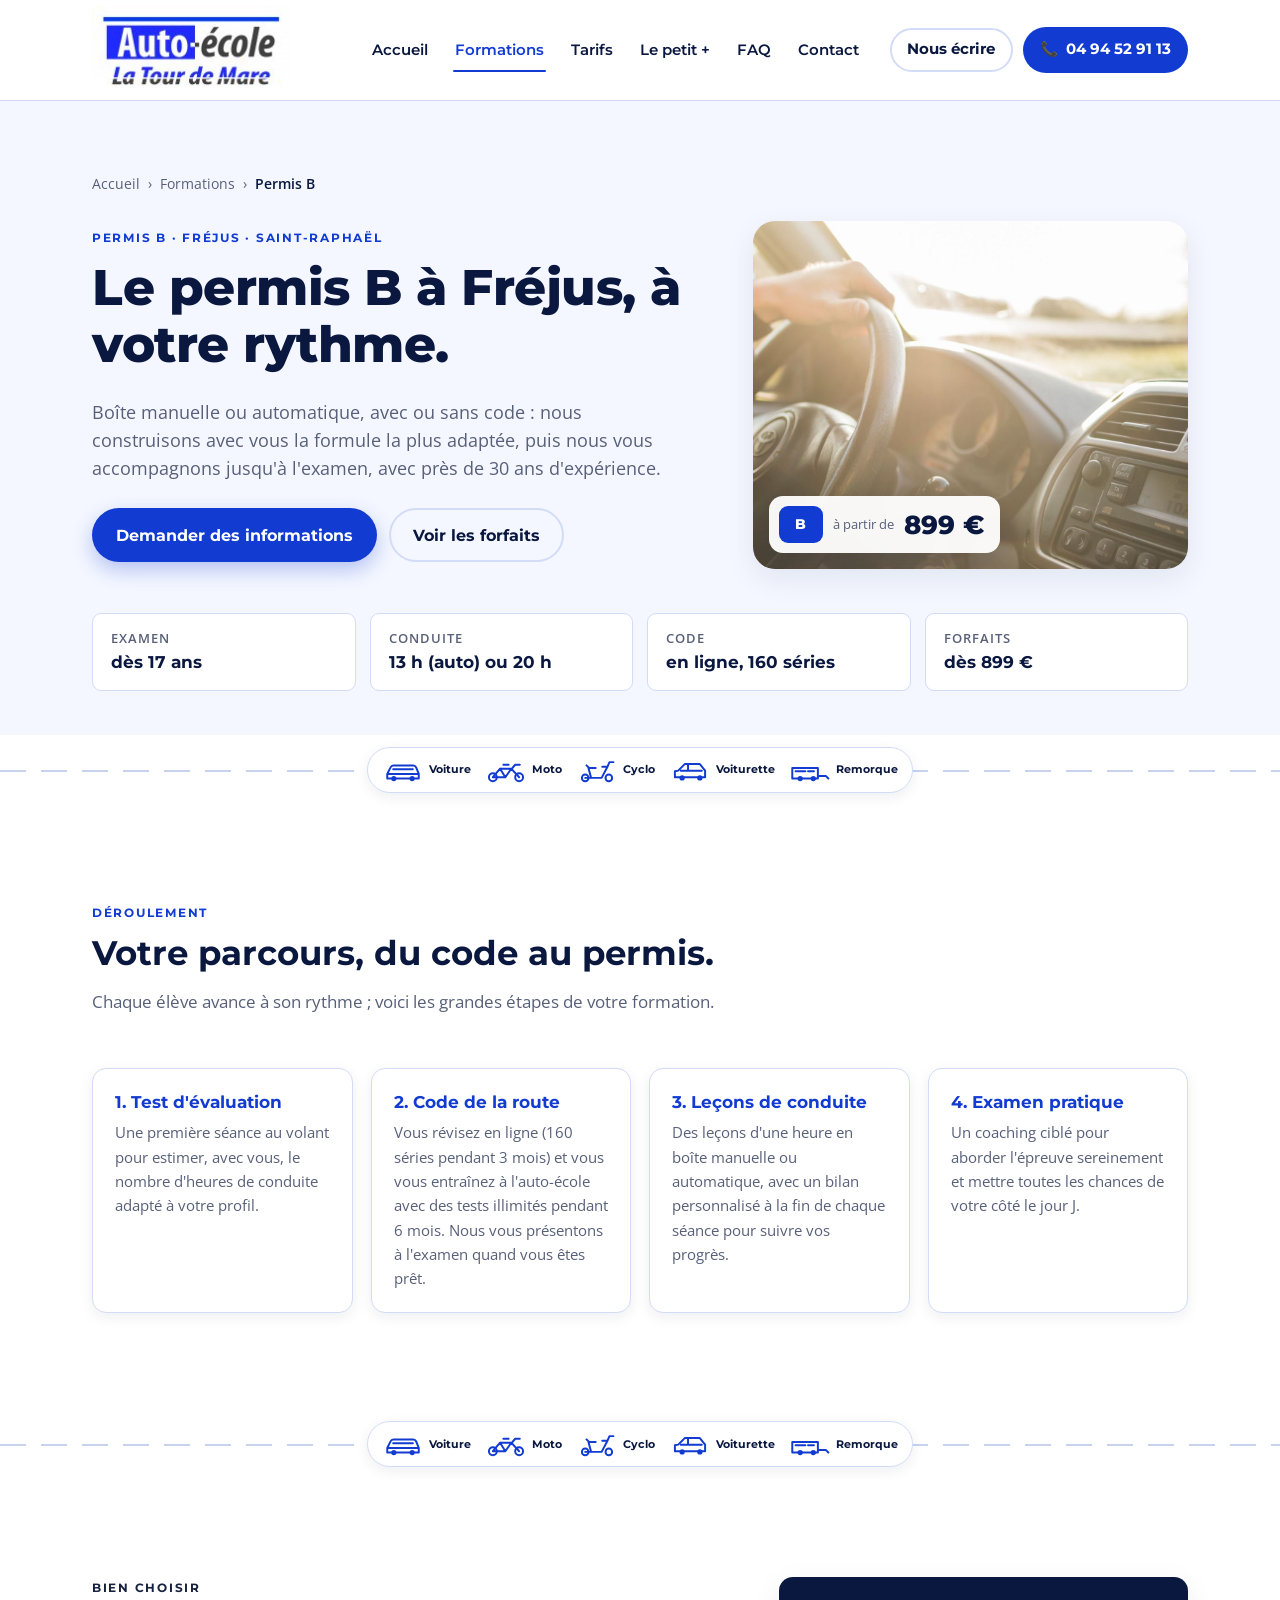
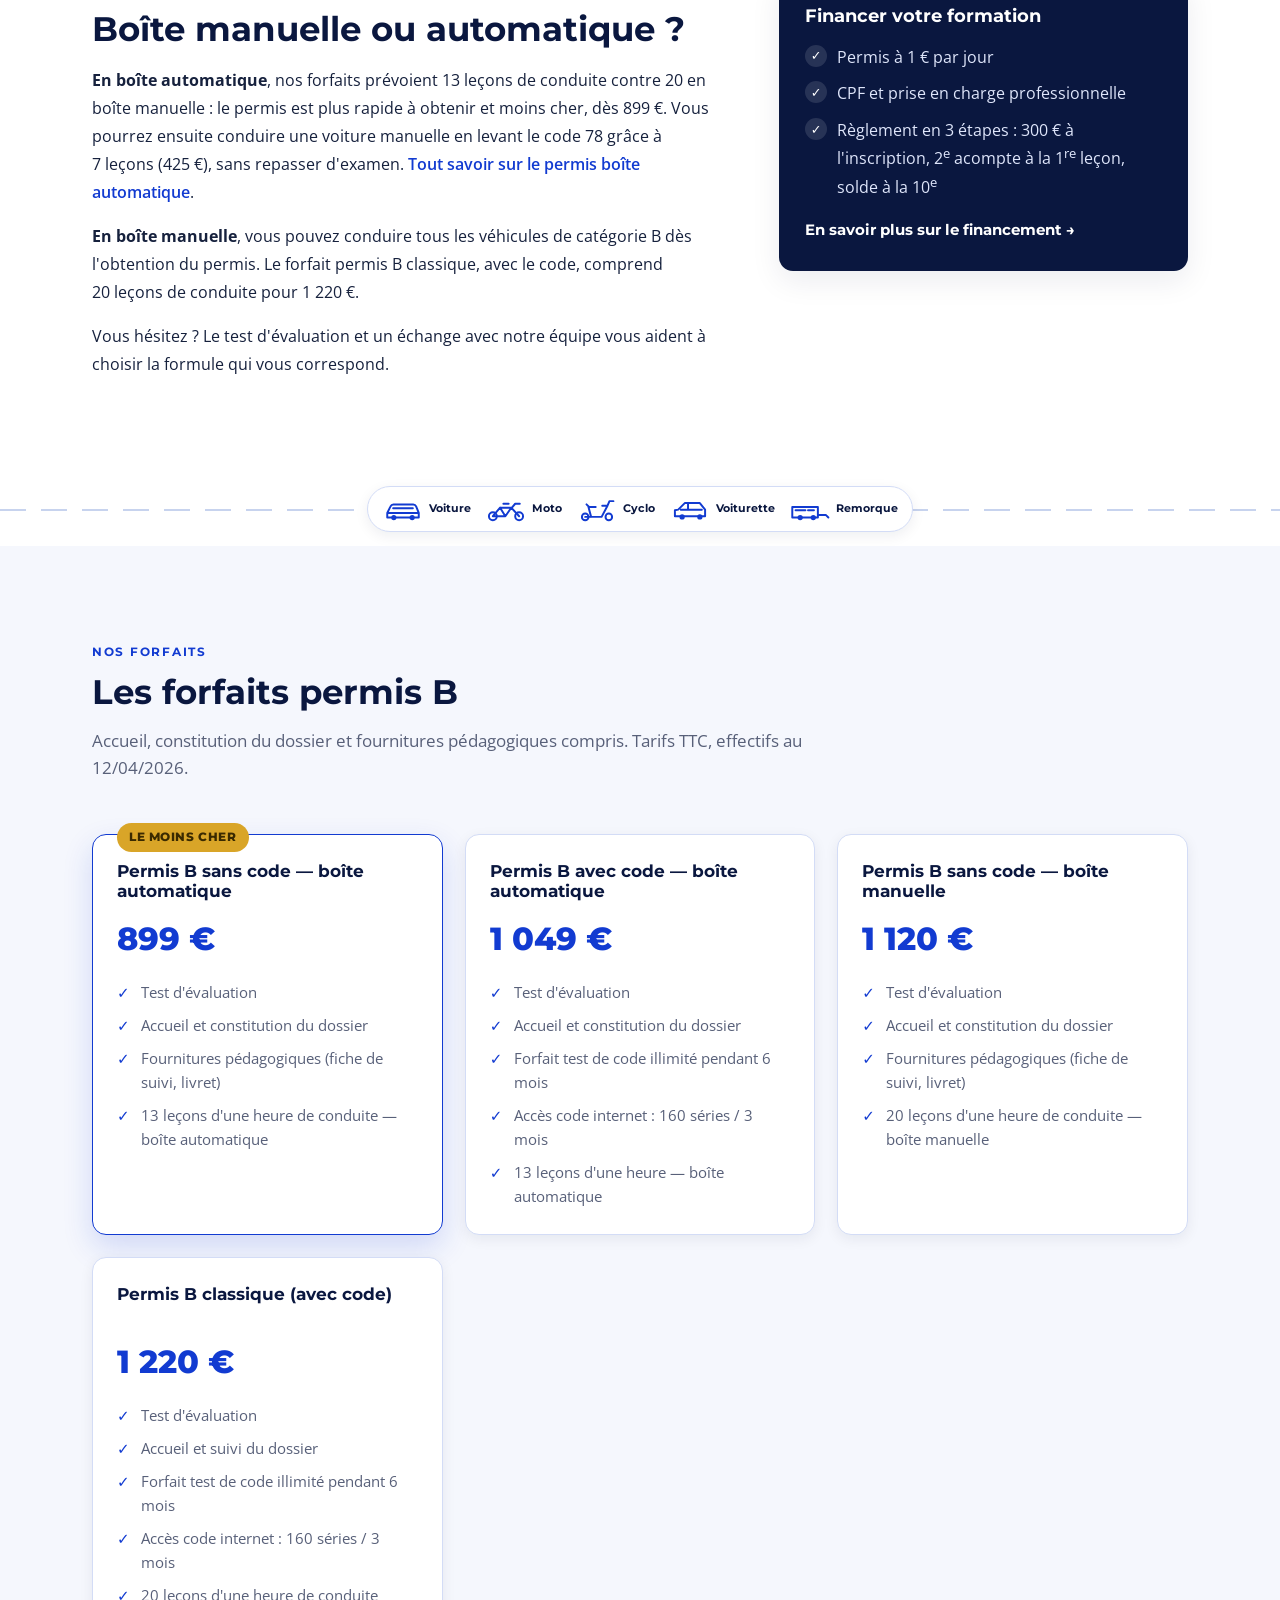
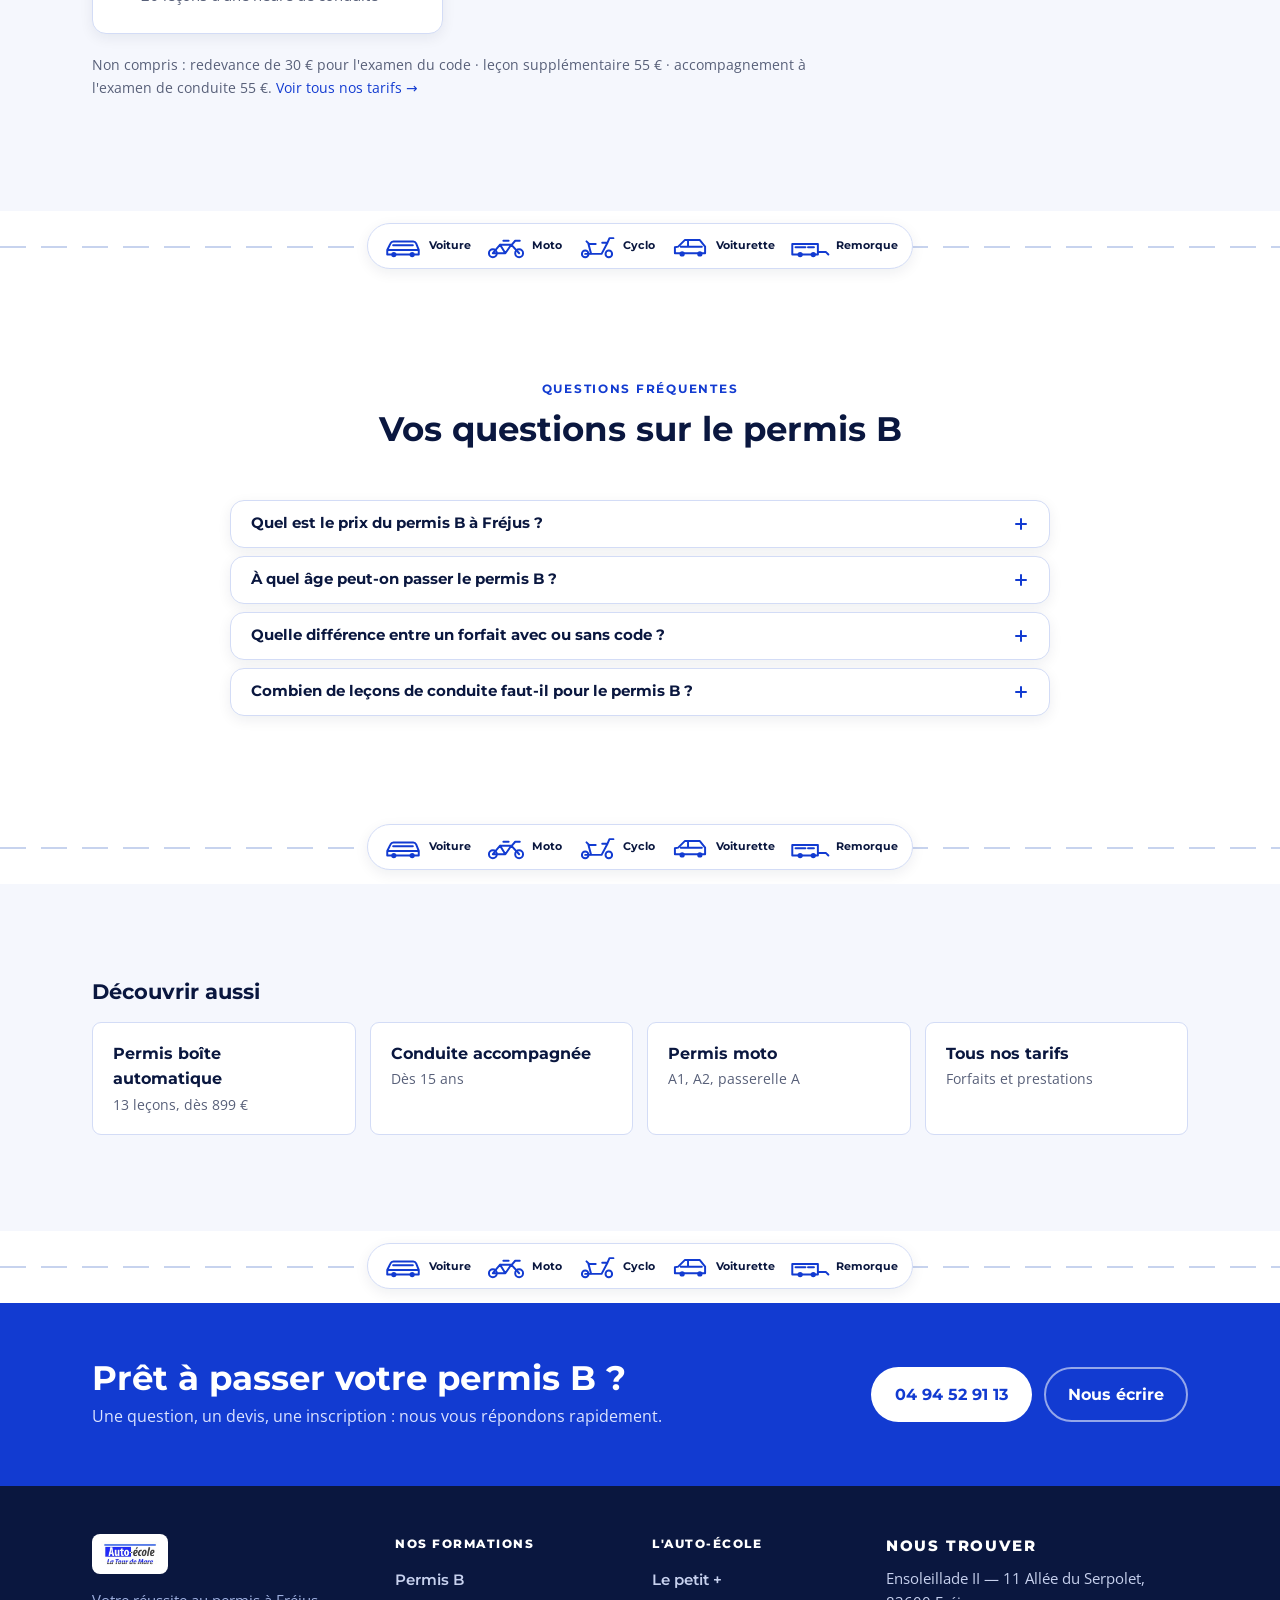
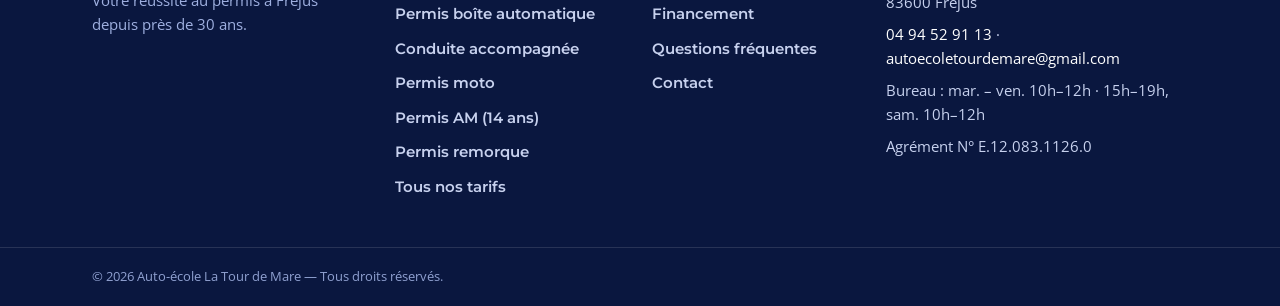
<file: permis-b.html>
<!DOCTYPE html>
<html lang="fr">
<head>
  <meta charset="UTF-8" />
  <meta name="viewport" content="width=device-width, initial-scale=1.0" />
  <title>Permis B à Fréjus dès 899 € — Auto-école La Tour de Mare</title>
  <meta name="description" content="Passez le permis B à Fréjus : boîte manuelle ou automatique, code en ligne, 13 à 20 leçons et un bilan à chaque séance. Forfaits dès 899 €." />
  <link rel="icon" type="image/jpeg" href="assets/img/logo.jpg" />
  <link rel="preconnect" href="https://fonts.googleapis.com" />
  <link rel="preconnect" href="https://fonts.gstatic.com" crossorigin />
  <link href="https://fonts.googleapis.com/css2?family=Montserrat:ital,wght@0,400;0,500;0,600;0,700;0,800;1,700&family=Open+Sans:wght@400;500;600&display=swap" rel="stylesheet" />
  <link rel="stylesheet" href="css/styles.css" />
  <link rel="canonical" href="https://autoecole.antonyaddy.com/permis-b.html" />
  <meta property="og:type" content="website" />
  <meta property="og:locale" content="fr_FR" />
  <meta property="og:site_name" content="Auto-école La Tour de Mare" />
  <meta property="og:title" content="Permis B à Fréjus dès 899 € — Auto-école La Tour de Mare" />
  <meta property="og:description" content="Passez le permis B à Fréjus : boîte manuelle ou automatique, code en ligne, 13 à 20 leçons et un bilan à chaque séance. Forfaits dès 899 €." />
  <meta property="og:url" content="https://autoecole.antonyaddy.com/permis-b.html" />
  <meta property="og:image" content="https://autoecole.antonyaddy.com/assets/img/facade.jpg" />

  <!-- Données structurées : fil d'Ariane et questions fréquentes de la page -->
  <script type="application/ld+json">
{
    "@context":  "https://schema.org",
    "@type":  "BreadcrumbList",
    "itemListElement":  [
                            {
                                "@type":  "ListItem",
                                "position":  1,
                                "name":  "Accueil",
                                "item":  "https://autoecole.antonyaddy.com/"
                            },
                            {
                                "@type":  "ListItem",
                                "position":  2,
                                "name":  "Formations",
                                "item":  "https://autoecole.antonyaddy.com/#formations"
                            },
                            {
                                "@type":  "ListItem",
                                "position":  3,
                                "name":  "Permis B",
                                "item":  "https://autoecole.antonyaddy.com/permis-b.html"
                            }
                        ]
}
  </script>
  <script type="application/ld+json">
{
    "@context":  "https://schema.org",
    "@type":  "FAQPage",
    "mainEntity":  [
                       {
                           "@type":  "Question",
                           "name":  "Quel est le prix du permis B à Fréjus ?",
                           "acceptedAnswer":  {
                                                  "@type":  "Answer",
                                                  "text":  "Nos forfaits permis B vont de 899 € (sans code, boîte automatique, 13 leçons) à 1 220 € (permis B classique avec code, 20 leçons). Ils comprennent l'accueil, la constitution du dossier et les fournitures pédagogiques. La redevance de l'examen du code (30 €), l'accompagnement à l'examen de conduite (55 €) et les éventuelles leçons supplémentaires (55 €) sont en plus."
                                              }
                       },
                       {
                           "@type":  "Question",
                           "name":  "À quel âge peut-on passer le permis B ?",
                           "acceptedAnswer":  {
                                                  "@type":  "Answer",
                                                  "text":  "L'examen du permis B est accessible dès 17 ans. Pour commencer plus tôt, la conduite accompagnée est possible dès 15 ans."
                                              }
                       },
                       {
                           "@type":  "Question",
                           "name":  "Quelle différence entre un forfait avec ou sans code ?",
                           "acceptedAnswer":  {
                                                  "@type":  "Answer",
                                                  "text":  "Les forfaits avec code incluent l'accès au code en ligne (160 séries pendant 3 mois) et des tests de code illimités pendant 6 mois à l'auto-école. Les forfaits sans code s'adressent aux élèves qui ont déjà obtenu leur code de la route."
                                              }
                       },
                       {
                           "@type":  "Question",
                           "name":  "Combien de leçons de conduite faut-il pour le permis B ?",
                           "acceptedAnswer":  {
                                                  "@type":  "Answer",
                                                  "text":  "Le volume dépend de chaque élève : le test d'évaluation permet de l'estimer au départ. Nos forfaits comprennent 13 leçons en boîte automatique ou 20 leçons en boîte manuelle, avec un bilan à chaque séance. Une leçon supplémentaire coûte 55 €."
                                              }
                       }
                   ]
}
  </script>
</head>
<body id="top">

  <header class="site-header">
    <div class="container header__inner">
      <a class="brand" href="index.html" aria-label="Accueil — Auto-école La Tour de Mare">
        <img src="assets/img/logo.jpg" alt="Auto-école La Tour de Mare" class="brand__logo" width="200" height="89" decoding="async" fetchpriority="high" />
      </a>

      <nav class="nav" id="nav" aria-label="Navigation principale">
        <a href="index.html" class="nav__link">Accueil</a>
        <a href="index.html#formations" class="nav__link is-active">Formations</a>
        <a href="tarifs.html" class="nav__link">Tarifs</a>
        <a href="index.html#plus" class="nav__link">Le petit +</a>
        <a href="index.html#faq" class="nav__link">FAQ</a>
        <a href="index.html#contact" class="nav__link">Contact</a>
        <div class="nav__actions">
          <a href="index.html?formation=Permis%20B%20%E2%80%94%20voiture#contact-form" class="btn btn--ghost nav__write">Nous écrire</a>
          <a href="tel:+33494529113" class="btn btn--phone nav__phone">04 94 52 91 13</a>
        </div>
      </nav>

      <button class="nav-toggle" id="navToggle" aria-label="Ouvrir le menu" aria-expanded="false" aria-controls="nav">
        <span></span><span></span><span></span>
      </button>
    </div>
  </header>

  <main>

    <!-- ======================= EN-TÊTE DE PAGE ======================= -->
    <section class="page-hero page-hero--formation">
      <div class="container">
        <nav class="breadcrumb" aria-label="Fil d'Ariane">
          <a href="index.html">Accueil</a><span aria-hidden="true">›</span><a href="index.html#formations">Formations</a><span aria-hidden="true">›</span><span aria-current="page">Permis B</span>
        </nav>
        <div class="page-hero__top">
          <div class="page-hero__copy">
            <p class="eyebrow">Permis B · Fréjus · Saint-Raphaël</p>
            <h1>Le permis B à Fréjus, à votre rythme.</h1>
            <p class="page-hero__lead">Boîte manuelle ou automatique, avec ou sans code : nous construisons avec vous la formule la plus adaptée, puis nous vous accompagnons jusqu'à l'examen, avec près de 30&nbsp;ans d'expérience.</p>
            <div class="hero__cta">
              <a href="index.html?formation=Permis%20B%20%E2%80%94%20voiture#contact-form" class="btn btn--primary">Demander des informations</a>
              <a href="#forfaits" class="btn btn--ghost">Voir les forfaits</a>
            </div>
          </div>
          <figure class="formation-photo">
            <img src="assets/img/photos/volant-ensoleille.jpg" width="1200" height="960" alt="Main sur le volant d'une voiture, tableau de bord baigné de soleil" decoding="async" fetchpriority="high" />
            <figcaption class="formation-photo__price">
              <span class="formation-photo__pin">B</span>
              <span class="formation-photo__from">à partir de</span>
              <strong>899&nbsp;€</strong>
            </figcaption>
          </figure>
        </div>
        <ul class="facts">
          <li><span>Examen</span><strong>dès 17 ans</strong></li>
          <li><span>Conduite</span><strong>13 h (auto) ou 20 h</strong></li>
          <li><span>Code</span><strong>en ligne, 160 séries</strong></li>
          <li><span>Forfaits</span><strong>dès 899&nbsp;€</strong></li>
        </ul>
      </div>
    </section>

    <section class="section">
      <div class="container">
        <header class="section__head section__head--left">
          <p class="eyebrow">Déroulement</p>
          <h2>Votre parcours, du code au permis.</h2>
          <p class="section__intro">Chaque élève avance à son rythme ; voici les grandes étapes de votre formation.</p>
        </header>
        <ol class="steps">
          <li><h3>1. Test d'évaluation</h3><p>Une première séance au volant pour estimer, avec vous, le nombre d'heures de conduite adapté à votre profil.</p></li>
          <li><h3>2. Code de la route</h3><p>Vous révisez en ligne (160 séries pendant 3 mois) et vous vous entraînez à l'auto-école avec des tests illimités pendant 6 mois. Nous vous présentons à l'examen quand vous êtes prêt.</p></li>
          <li><h3>3. Leçons de conduite</h3><p>Des leçons d'une heure en boîte manuelle ou automatique, avec un bilan personnalisé à la fin de chaque séance pour suivre vos progrès.</p></li>
          <li><h3>4. Examen pratique</h3><p>Un coaching ciblé pour aborder l'épreuve sereinement et mettre toutes les chances de votre côté le jour J.</p></li>
        </ol>
      </div>
    </section>

    <section class="section">
      <div class="container prose-split">
        <div class="prose">
          <p class="eyebrow">Bien choisir</p>
          <h2>Boîte manuelle ou automatique ?</h2>
          <p><strong>En boîte automatique</strong>, nos forfaits prévoient 13&nbsp;leçons de conduite contre 20 en boîte manuelle : le permis est plus rapide à obtenir et moins cher, dès 899&nbsp;€. Vous pourrez ensuite conduire une voiture manuelle en levant le code&nbsp;78 grâce à 7&nbsp;leçons (425&nbsp;€), sans repasser d'examen. <a href="permis-boite-automatique.html">Tout savoir sur le permis boîte automatique</a>.</p>
          <p><strong>En boîte manuelle</strong>, vous pouvez conduire tous les véhicules de catégorie B dès l'obtention du permis. Le forfait permis B classique, avec le code, comprend 20&nbsp;leçons de conduite pour 1&nbsp;220&nbsp;€.</p>
          <p>Vous hésitez ? Le test d'évaluation et un échange avec notre équipe vous aident à choisir la formule qui vous correspond.</p>
        </div>
        <aside class="prose-aside">
<h3>Financer votre formation</h3><ul class="checks"><li>Permis à 1&nbsp;€ par jour</li><li>CPF et prise en charge professionnelle</li><li>Règlement en 3 étapes : 300&nbsp;€ à l'inscription, 2<sup>e</sup> acompte à la 1<sup>re</sup> leçon, solde à la 10<sup>e</sup></li></ul><a class="prose-aside__link" href="index.html#financement">En savoir plus sur le financement →</a>
        </aside>
      </div>
    </section>

    <!-- ======================= FORFAITS ======================= -->
    <section class="section section--tint" id="forfaits">
      <div class="container">
        <header class="section__head section__head--left">
          <p class="eyebrow">Nos forfaits</p>
          <h2>Les forfaits permis B</h2>
          <p class="section__intro">Accueil, constitution du dossier et fournitures pédagogiques compris. Tarifs TTC, effectifs au 12/04/2026.</p>
        </header>
        <div class="price-grid">
          <article class="price-card price-card--feature">
            <span class="price-card__tag">Le moins cher</span>
            <h3>Permis B sans code — boîte automatique</h3>
            <p class="price-card__price">899&nbsp;€</p>
            <ul>
              <li>Test d'évaluation</li>
              <li>Accueil et constitution du dossier</li>
              <li>Fournitures pédagogiques (fiche de suivi, livret)</li>
              <li>13 leçons d'une heure de conduite — boîte automatique</li>
            </ul>
          </article>

          <article class="price-card">
            <h3>Permis B avec code — boîte automatique</h3>
            <p class="price-card__price">1&nbsp;049&nbsp;€</p>
            <ul>
              <li>Test d'évaluation</li>
              <li>Accueil et constitution du dossier</li>
              <li>Forfait test de code illimité pendant 6 mois</li>
              <li>Accès code internet : 160 séries / 3 mois</li>
              <li>13 leçons d'une heure — boîte automatique</li>
            </ul>
          </article>

          <article class="price-card">
            <h3>Permis B sans code — boîte manuelle</h3>
            <p class="price-card__price">1&nbsp;120&nbsp;€</p>
            <ul>
              <li>Test d'évaluation</li>
              <li>Accueil et constitution du dossier</li>
              <li>Fournitures pédagogiques (fiche de suivi, livret)</li>
              <li>20 leçons d'une heure de conduite — boîte manuelle</li>
            </ul>
          </article>

          <article class="price-card">
            <h3>Permis B classique (avec code)</h3>
            <p class="price-card__price">1&nbsp;220&nbsp;€</p>
            <ul>
              <li>Test d'évaluation</li>
              <li>Accueil et suivi du dossier</li>
              <li>Forfait test de code illimité pendant 6 mois</li>
              <li>Accès code internet : 160 séries / 3 mois</li>
              <li>20 leçons d'une heure de conduite</li>
            </ul>
          </article>
        </div>
        <p class="fineprint">Non compris : redevance de 30&nbsp;€ pour l'examen du code · leçon supplémentaire 55&nbsp;€ · accompagnement à l'examen de conduite 55&nbsp;€. <a href="tarifs.html">Voir tous nos tarifs →</a></p>
      </div>
    </section>

    <!-- ======================= FAQ ======================= -->
    <section class="section" id="faq">
      <div class="container">
        <header class="section__head">
          <p class="eyebrow eyebrow--center">Questions fréquentes</p>
          <h2>Vos questions sur le permis B</h2>
        </header>
        <div class="faq">
          <details class="faq__item">
            <summary class="faq__q">Quel est le prix du permis B à Fréjus ?</summary>
            <div class="faq__a"><p>Nos forfaits permis B vont de <strong>899&nbsp;€</strong> (sans code, boîte automatique, 13 leçons) à <strong>1&nbsp;220&nbsp;€</strong> (permis B classique avec code, 20 leçons). Ils comprennent l'accueil, la constitution du dossier et les fournitures pédagogiques. La redevance de l'examen du code (30&nbsp;€), l'accompagnement à l'examen de conduite (55&nbsp;€) et les éventuelles leçons supplémentaires (55&nbsp;€) sont en plus.</p></div>
          </details>
          <details class="faq__item">
            <summary class="faq__q">À quel âge peut-on passer le permis B ?</summary>
            <div class="faq__a"><p>L'examen du permis B est accessible dès 17 ans. Pour commencer plus tôt, la <a href="conduite-accompagnee.html">conduite accompagnée</a> est possible dès 15 ans.</p></div>
          </details>
          <details class="faq__item">
            <summary class="faq__q">Quelle différence entre un forfait avec ou sans code ?</summary>
            <div class="faq__a"><p>Les forfaits avec code incluent l'accès au code en ligne (160 séries pendant 3 mois) et des tests de code illimités pendant 6 mois à l'auto-école. Les forfaits sans code s'adressent aux élèves qui ont déjà obtenu leur code de la route.</p></div>
          </details>
          <details class="faq__item">
            <summary class="faq__q">Combien de leçons de conduite faut-il pour le permis B ?</summary>
            <div class="faq__a"><p>Le volume dépend de chaque élève : le test d'évaluation permet de l'estimer au départ. Nos forfaits comprennent 13 leçons en boîte automatique ou 20 leçons en boîte manuelle, avec un bilan à chaque séance. Une leçon supplémentaire coûte 55&nbsp;€.</p></div>
          </details>
        </div>
      </div>
    </section>

    <!-- ======================= AUTRES FORMATIONS ======================= -->
    <section class="section section--tint related">
      <div class="container">
        <h2 class="related__title">Découvrir aussi</h2>
        <div class="related__grid">
          <a class="related__link" href="permis-boite-automatique.html"><strong>Permis boîte automatique</strong><span>13 leçons, dès 899 €</span></a>
          <a class="related__link" href="conduite-accompagnee.html"><strong>Conduite accompagnée</strong><span>Dès 15 ans</span></a>
          <a class="related__link" href="permis-moto.html"><strong>Permis moto</strong><span>A1, A2, passerelle A</span></a>
          <a class="related__link" href="tarifs.html"><strong>Tous nos tarifs</strong><span>Forfaits et prestations</span></a>
        </div>
      </div>
    </section>

    <section class="cta-band">
      <div class="container cta-band__inner">
        <div>
          <h2>Prêt à passer votre permis B ?</h2>
          <p>Une question, un devis, une inscription : nous vous répondons rapidement.</p>
        </div>
        <div class="cta-band__actions">
          <a href="tel:+33494529113" class="btn btn--light">04 94 52 91 13</a>
          <a href="index.html?formation=Permis%20B%20%E2%80%94%20voiture#contact-form" class="btn btn--ghost-light">Nous écrire</a>
        </div>
      </div>
    </section>

  </main>

  <!-- ======================= FOOTER ======================= -->
  <footer class="site-footer">
    <div class="container footer__inner">
      <div class="footer__brand">
        <img src="assets/img/logo.jpg" alt="Auto-école La Tour de Mare" class="footer__logo" />
        <p>Votre réussite au permis à Fréjus depuis près de 30&nbsp;ans.</p>
      </div>
      <nav class="footer__nav" aria-label="Nos formations">
        <p class="footer__title">Nos formations</p>
        <a href="permis-b.html">Permis B</a>
        <a href="permis-boite-automatique.html">Permis boîte automatique</a>
        <a href="conduite-accompagnee.html">Conduite accompagnée</a>
        <a href="permis-moto.html">Permis moto</a>
        <a href="permis-am.html">Permis AM (14 ans)</a>
        <a href="permis-remorque.html">Permis remorque</a>
        <a href="tarifs.html">Tous nos tarifs</a>
      </nav>
      <nav class="footer__nav" aria-label="Pied de page">
        <p class="footer__title">L'auto-école</p>
        <a href="index.html#plus">Le petit +</a>
        <a href="index.html#financement">Financement</a>
        <a href="index.html#faq">Questions fréquentes</a>
        <a href="index.html#contact">Contact</a>
      </nav>
      <div class="footer__contact">
        <p class="footer__title">Nous trouver</p>
        <p>Ensoleillade II — 11 Allée du Serpolet, 83600 Fréjus</p>
        <p><a href="tel:+33494529113">04 94 52 91 13</a> · <a href="mailto:autoecoletourdemare@gmail.com">autoecoletourdemare@gmail.com</a></p>
        <p>Bureau : <span class="nowrap">mar. – ven.</span> <span class="nowrap">10h–12h</span> · <span class="nowrap">15h–19h</span>, <span class="nowrap">sam. 10h–12h</span></p>
        <p>Agrément N° E.12.083.1126.0</p>
      </div>
    </div>
    <div class="footer__legal">
      <div class="container">
        <p>© <span id="year"></span> Auto-école La Tour de Mare — Tous droits réservés.</p>
      </div>
    </div>
  </footer>


  <script src="js/main.js"></script>
</body>
</html>
</file>
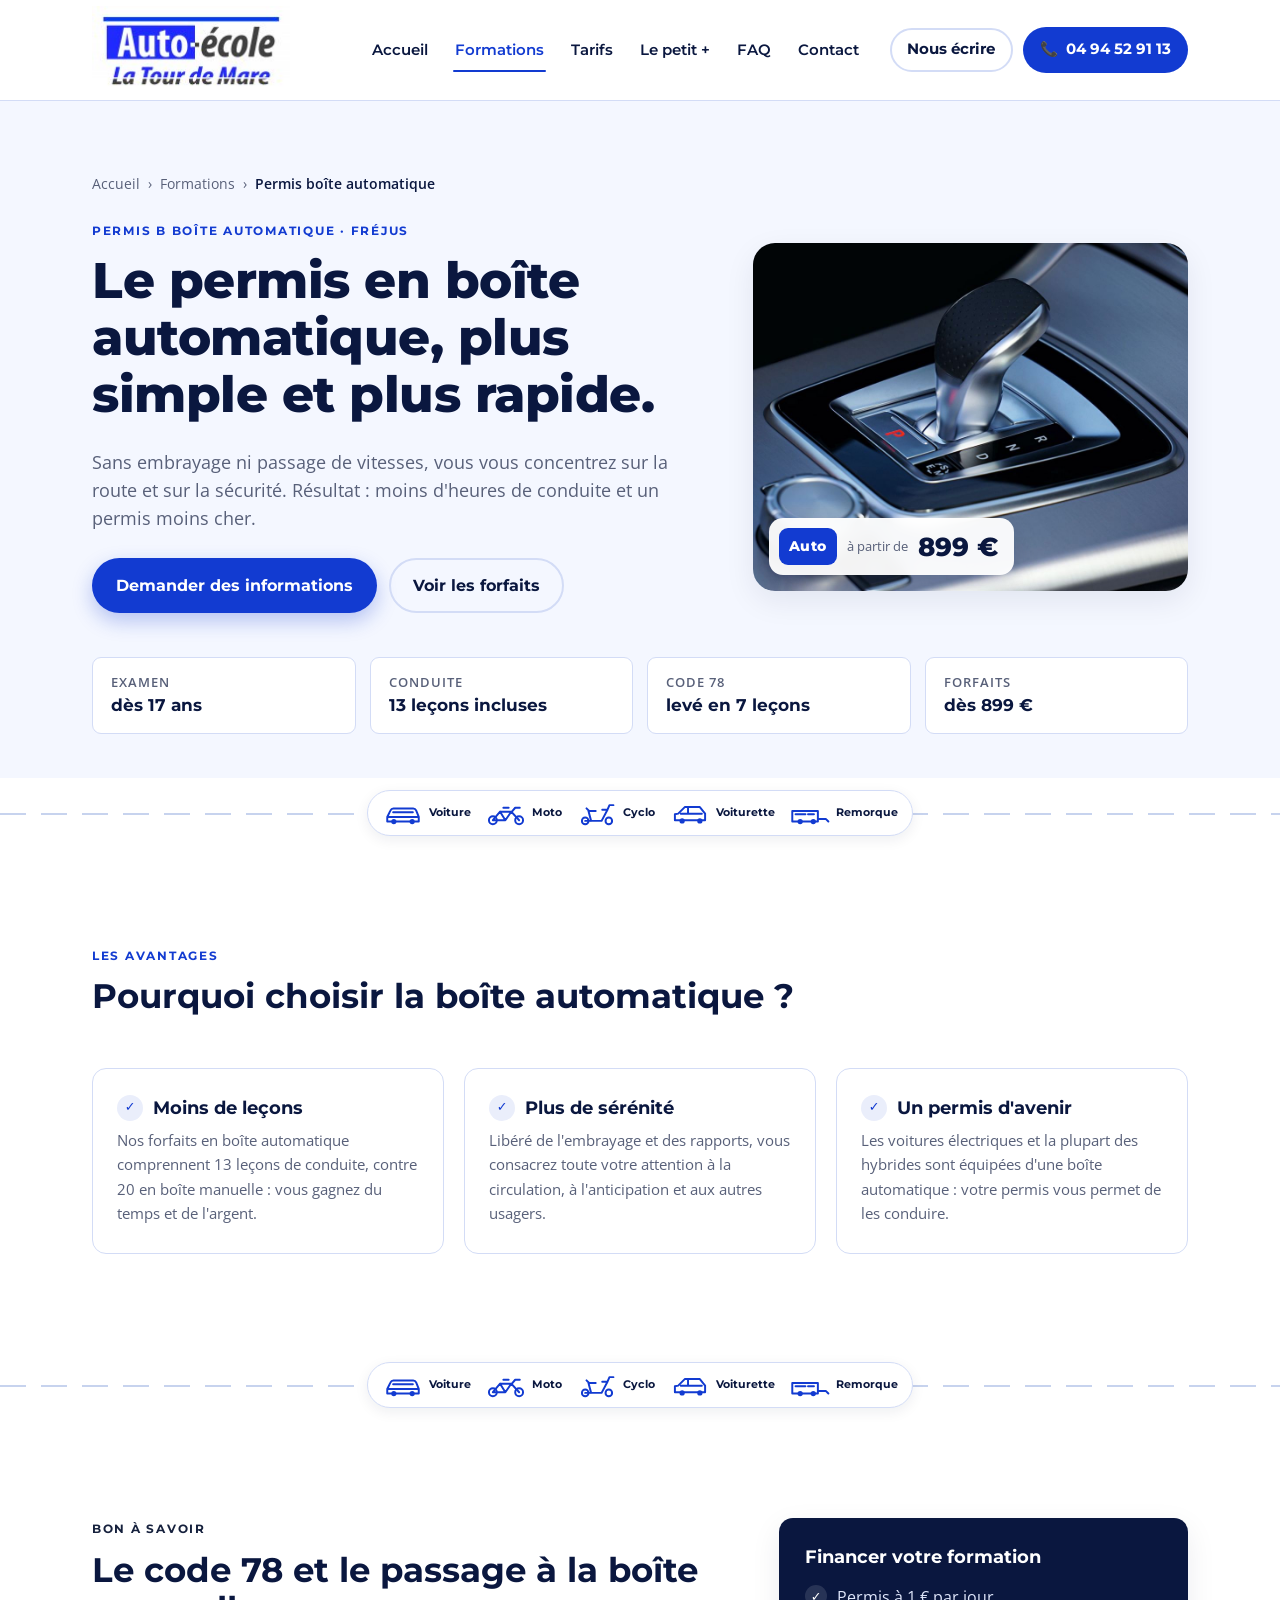
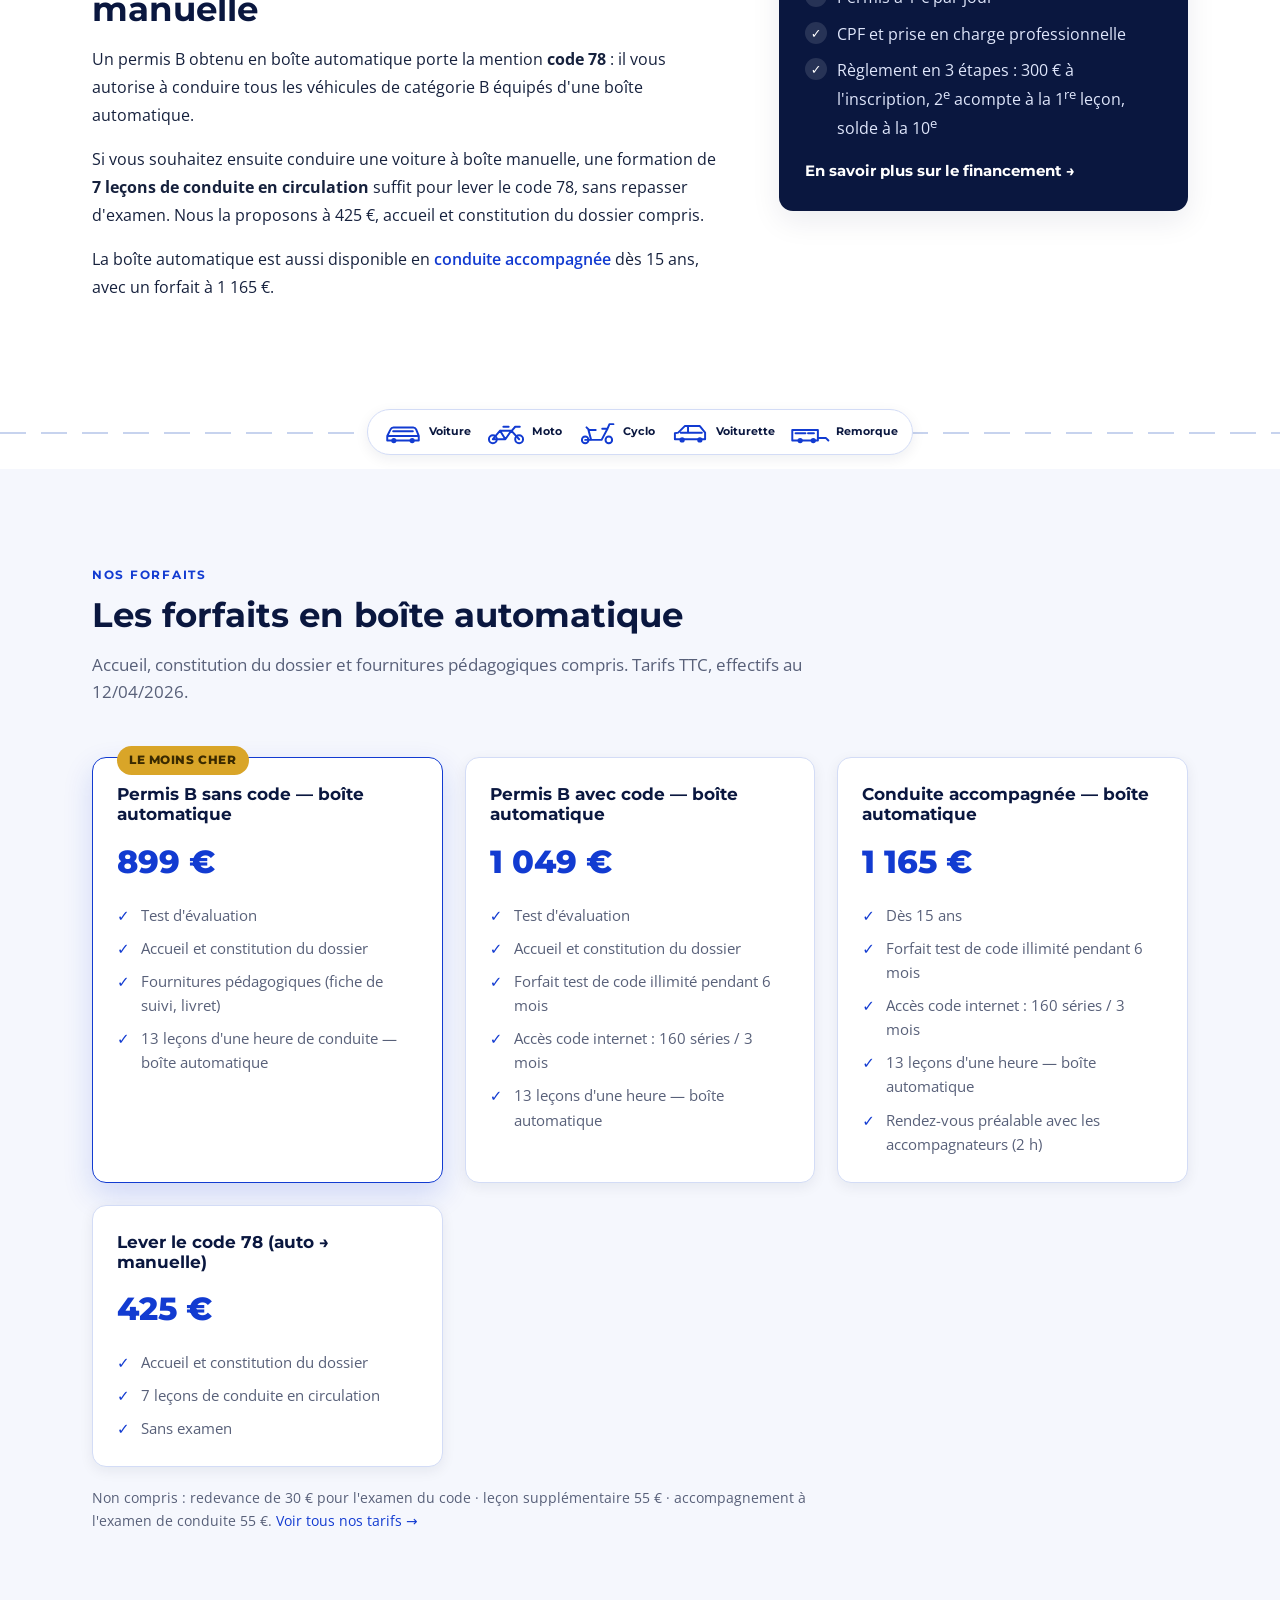
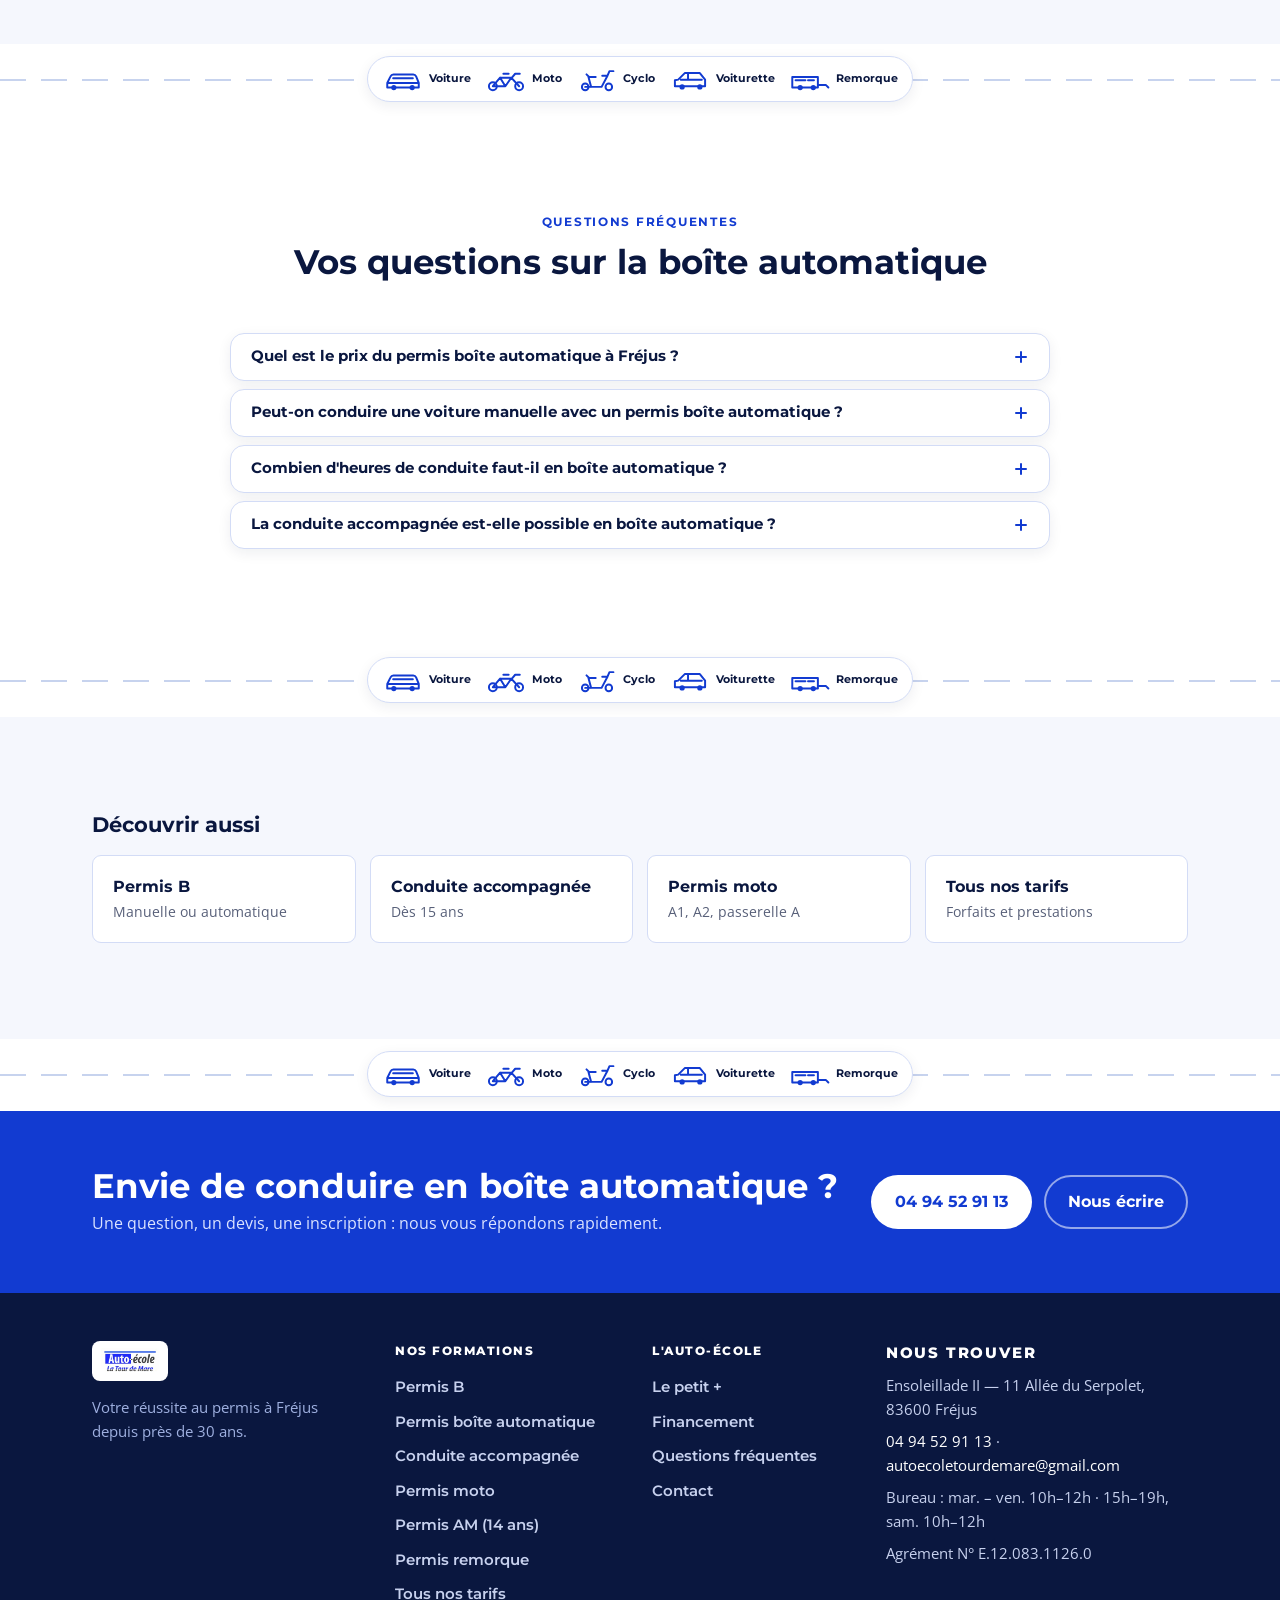
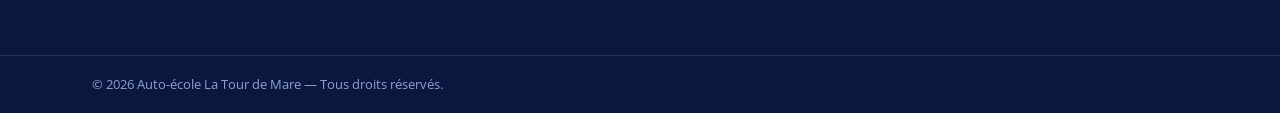
<file: permis-boite-automatique.html>
<!DOCTYPE html>
<html lang="fr">
<head>
  <meta charset="UTF-8" />
  <meta name="viewport" content="width=device-width, initial-scale=1.0" />
  <title>Permis boîte automatique à Fréjus dès 899 € — La Tour de Mare</title>
  <meta name="description" content="Permis B en boîte automatique à Fréjus : 13 leçons, code en ligne en option, forfaits dès 899 €. Levée du code 78 vers la boîte manuelle en 7 leçons." />
  <link rel="icon" type="image/jpeg" href="assets/img/logo.jpg" />
  <link rel="preconnect" href="https://fonts.googleapis.com" />
  <link rel="preconnect" href="https://fonts.gstatic.com" crossorigin />
  <link href="https://fonts.googleapis.com/css2?family=Montserrat:ital,wght@0,400;0,500;0,600;0,700;0,800;1,700&family=Open+Sans:wght@400;500;600&display=swap" rel="stylesheet" />
  <link rel="stylesheet" href="css/styles.css" />
  <link rel="canonical" href="https://autoecole.antonyaddy.com/permis-boite-automatique.html" />
  <meta property="og:type" content="website" />
  <meta property="og:locale" content="fr_FR" />
  <meta property="og:site_name" content="Auto-école La Tour de Mare" />
  <meta property="og:title" content="Permis boîte automatique à Fréjus dès 899 € — La Tour de Mare" />
  <meta property="og:description" content="Permis B en boîte automatique à Fréjus : 13 leçons, code en ligne en option, forfaits dès 899 €. Levée du code 78 vers la boîte manuelle en 7 leçons." />
  <meta property="og:url" content="https://autoecole.antonyaddy.com/permis-boite-automatique.html" />
  <meta property="og:image" content="https://autoecole.antonyaddy.com/assets/img/facade.jpg" />

  <!-- Données structurées : fil d'Ariane et questions fréquentes de la page -->
  <script type="application/ld+json">
{
    "@context":  "https://schema.org",
    "@type":  "BreadcrumbList",
    "itemListElement":  [
                            {
                                "@type":  "ListItem",
                                "position":  1,
                                "name":  "Accueil",
                                "item":  "https://autoecole.antonyaddy.com/"
                            },
                            {
                                "@type":  "ListItem",
                                "position":  2,
                                "name":  "Formations",
                                "item":  "https://autoecole.antonyaddy.com/#formations"
                            },
                            {
                                "@type":  "ListItem",
                                "position":  3,
                                "name":  "Permis boîte automatique",
                                "item":  "https://autoecole.antonyaddy.com/permis-boite-automatique.html"
                            }
                        ]
}
  </script>
  <script type="application/ld+json">
{
    "@context":  "https://schema.org",
    "@type":  "FAQPage",
    "mainEntity":  [
                       {
                           "@type":  "Question",
                           "name":  "Quel est le prix du permis boîte automatique à Fréjus ?",
                           "acceptedAnswer":  {
                                                  "@type":  "Answer",
                                                  "text":  "Comptez 899 € sans le code et 1 049 € avec le code, pour 13 leçons de conduite. En conduite accompagnée, le forfait boîte automatique est à 1 165 €."
                                              }
                       },
                       {
                           "@type":  "Question",
                           "name":  "Peut-on conduire une voiture manuelle avec un permis boîte automatique ?",
                           "acceptedAnswer":  {
                                                  "@type":  "Answer",
                                                  "text":  "Non : le permis porte le code 78, limité aux boîtes automatiques. Pour conduire une boîte manuelle, il suffit de suivre une formation de 7 leçons de conduite (425 €), sans repasser d'examen."
                                              }
                       },
                       {
                           "@type":  "Question",
                           "name":  "Combien d'heures de conduite faut-il en boîte automatique ?",
                           "acceptedAnswer":  {
                                                  "@type":  "Answer",
                                                  "text":  "Nos forfaits comprennent 13 leçons d'une heure. Le test d'évaluation de départ permet d'ajuster ce volume à votre profil ; une leçon supplémentaire coûte 55 €."
                                              }
                       },
                       {
                           "@type":  "Question",
                           "name":  "La conduite accompagnée est-elle possible en boîte automatique ?",
                           "acceptedAnswer":  {
                                                  "@type":  "Answer",
                                                  "text":  "Oui, dès 15 ans. Le forfait conduite accompagnée en boîte automatique comprend le code, 13 leçons et un rendez-vous préalable de 2 heures avec les accompagnateurs, pour 1 165 €."
                                              }
                       }
                   ]
}
  </script>
</head>
<body id="top">

  <header class="site-header">
    <div class="container header__inner">
      <a class="brand" href="index.html" aria-label="Accueil — Auto-école La Tour de Mare">
        <img src="assets/img/logo.jpg" alt="Auto-école La Tour de Mare" class="brand__logo" width="200" height="89" decoding="async" fetchpriority="high" />
      </a>

      <nav class="nav" id="nav" aria-label="Navigation principale">
        <a href="index.html" class="nav__link">Accueil</a>
        <a href="index.html#formations" class="nav__link is-active">Formations</a>
        <a href="tarifs.html" class="nav__link">Tarifs</a>
        <a href="index.html#plus" class="nav__link">Le petit +</a>
        <a href="index.html#faq" class="nav__link">FAQ</a>
        <a href="index.html#contact" class="nav__link">Contact</a>
        <div class="nav__actions">
          <a href="index.html?formation=Permis%20B%20%E2%80%94%20voiture&amp;gearbox=Automatique#contact-form" class="btn btn--ghost nav__write">Nous écrire</a>
          <a href="tel:+33494529113" class="btn btn--phone nav__phone">04 94 52 91 13</a>
        </div>
      </nav>

      <button class="nav-toggle" id="navToggle" aria-label="Ouvrir le menu" aria-expanded="false" aria-controls="nav">
        <span></span><span></span><span></span>
      </button>
    </div>
  </header>

  <main>

    <!-- ======================= EN-TÊTE DE PAGE ======================= -->
    <section class="page-hero page-hero--formation">
      <div class="container">
        <nav class="breadcrumb" aria-label="Fil d'Ariane">
          <a href="index.html">Accueil</a><span aria-hidden="true">›</span><a href="index.html#formations">Formations</a><span aria-hidden="true">›</span><span aria-current="page">Permis boîte automatique</span>
        </nav>
        <div class="page-hero__top">
          <div class="page-hero__copy">
            <p class="eyebrow">Permis B boîte automatique · Fréjus</p>
            <h1>Le permis en boîte automatique, plus simple et plus rapide.</h1>
            <p class="page-hero__lead">Sans embrayage ni passage de vitesses, vous vous concentrez sur la route et sur la sécurité. Résultat : moins d'heures de conduite et un permis moins cher.</p>
            <div class="hero__cta">
              <a href="index.html?formation=Permis%20B%20%E2%80%94%20voiture&amp;gearbox=Automatique#contact-form" class="btn btn--primary">Demander des informations</a>
              <a href="#forfaits" class="btn btn--ghost">Voir les forfaits</a>
            </div>
          </div>
          <figure class="formation-photo">
            <img src="assets/img/photos/boite-automatique.jpg" width="1200" height="796" alt="Levier de vitesses d'une voiture à boîte automatique" decoding="async" fetchpriority="high" />
            <figcaption class="formation-photo__price">
              <span class="formation-photo__pin">Auto</span>
              <span class="formation-photo__from">à partir de</span>
              <strong>899&nbsp;€</strong>
            </figcaption>
          </figure>
        </div>
        <ul class="facts">
          <li><span>Examen</span><strong>dès 17 ans</strong></li>
          <li><span>Conduite</span><strong>13 leçons incluses</strong></li>
          <li><span>Code 78</span><strong>levé en 7 leçons</strong></li>
          <li><span>Forfaits</span><strong>dès 899&nbsp;€</strong></li>
        </ul>
      </div>
    </section>

    <section class="section">
      <div class="container">
        <header class="section__head section__head--left">
          <p class="eyebrow">Les avantages</p>
          <h2>Pourquoi choisir la boîte automatique ?</h2>
          
        </header>
        <ul class="benefits">
          <li><h3>Moins de leçons</h3><p>Nos forfaits en boîte automatique comprennent 13 leçons de conduite, contre 20 en boîte manuelle : vous gagnez du temps et de l'argent.</p></li>
          <li><h3>Plus de sérénité</h3><p>Libéré de l'embrayage et des rapports, vous consacrez toute votre attention à la circulation, à l'anticipation et aux autres usagers.</p></li>
          <li><h3>Un permis d'avenir</h3><p>Les voitures électriques et la plupart des hybrides sont équipées d'une boîte automatique : votre permis vous permet de les conduire.</p></li>
        </ul>
      </div>
    </section>

    <section class="section">
      <div class="container prose-split">
        <div class="prose">
          <p class="eyebrow">Bon à savoir</p>
          <h2>Le code 78 et le passage à la boîte manuelle</h2>
          <p>Un permis B obtenu en boîte automatique porte la mention <strong>code&nbsp;78</strong> : il vous autorise à conduire tous les véhicules de catégorie B équipés d'une boîte automatique.</p>
          <p>Si vous souhaitez ensuite conduire une voiture à boîte manuelle, une formation de <strong>7&nbsp;leçons de conduite en circulation</strong> suffit pour lever le code&nbsp;78, sans repasser d'examen. Nous la proposons à 425&nbsp;€, accueil et constitution du dossier compris.</p>
          <p>La boîte automatique est aussi disponible en <a href="conduite-accompagnee.html">conduite accompagnée</a> dès 15 ans, avec un forfait à 1&nbsp;165&nbsp;€.</p>
        </div>
        <aside class="prose-aside">
<h3>Financer votre formation</h3><ul class="checks"><li>Permis à 1&nbsp;€ par jour</li><li>CPF et prise en charge professionnelle</li><li>Règlement en 3 étapes : 300&nbsp;€ à l'inscription, 2<sup>e</sup> acompte à la 1<sup>re</sup> leçon, solde à la 10<sup>e</sup></li></ul><a class="prose-aside__link" href="index.html#financement">En savoir plus sur le financement →</a>
        </aside>
      </div>
    </section>

    <!-- ======================= FORFAITS ======================= -->
    <section class="section section--tint" id="forfaits">
      <div class="container">
        <header class="section__head section__head--left">
          <p class="eyebrow">Nos forfaits</p>
          <h2>Les forfaits en boîte automatique</h2>
          <p class="section__intro">Accueil, constitution du dossier et fournitures pédagogiques compris. Tarifs TTC, effectifs au 12/04/2026.</p>
        </header>
        <div class="price-grid">
          <article class="price-card price-card--feature">
            <span class="price-card__tag">Le moins cher</span>
            <h3>Permis B sans code — boîte automatique</h3>
            <p class="price-card__price">899&nbsp;€</p>
            <ul>
              <li>Test d'évaluation</li>
              <li>Accueil et constitution du dossier</li>
              <li>Fournitures pédagogiques (fiche de suivi, livret)</li>
              <li>13 leçons d'une heure de conduite — boîte automatique</li>
            </ul>
          </article>

          <article class="price-card">
            <h3>Permis B avec code — boîte automatique</h3>
            <p class="price-card__price">1&nbsp;049&nbsp;€</p>
            <ul>
              <li>Test d'évaluation</li>
              <li>Accueil et constitution du dossier</li>
              <li>Forfait test de code illimité pendant 6 mois</li>
              <li>Accès code internet : 160 séries / 3 mois</li>
              <li>13 leçons d'une heure — boîte automatique</li>
            </ul>
          </article>

          <article class="price-card">
            <h3>Conduite accompagnée — boîte automatique</h3>
            <p class="price-card__price">1&nbsp;165&nbsp;€</p>
            <ul>
              <li>Dès 15 ans</li>
              <li>Forfait test de code illimité pendant 6 mois</li>
              <li>Accès code internet : 160 séries / 3 mois</li>
              <li>13 leçons d'une heure — boîte automatique</li>
              <li>Rendez-vous préalable avec les accompagnateurs (2 h)</li>
            </ul>
          </article>

          <article class="price-card">
            <h3>Lever le code 78 (auto → manuelle)</h3>
            <p class="price-card__price">425&nbsp;€</p>
            <ul>
              <li>Accueil et constitution du dossier</li>
              <li>7 leçons de conduite en circulation</li>
              <li>Sans examen</li>
            </ul>
          </article>
        </div>
        <p class="fineprint">Non compris : redevance de 30&nbsp;€ pour l'examen du code · leçon supplémentaire 55&nbsp;€ · accompagnement à l'examen de conduite 55&nbsp;€. <a href="tarifs.html">Voir tous nos tarifs →</a></p>
      </div>
    </section>

    <!-- ======================= FAQ ======================= -->
    <section class="section" id="faq">
      <div class="container">
        <header class="section__head">
          <p class="eyebrow eyebrow--center">Questions fréquentes</p>
          <h2>Vos questions sur la boîte automatique</h2>
        </header>
        <div class="faq">
          <details class="faq__item">
            <summary class="faq__q">Quel est le prix du permis boîte automatique à Fréjus ?</summary>
            <div class="faq__a"><p>Comptez <strong>899&nbsp;€</strong> sans le code et <strong>1&nbsp;049&nbsp;€</strong> avec le code, pour 13 leçons de conduite. En conduite accompagnée, le forfait boîte automatique est à 1&nbsp;165&nbsp;€.</p></div>
          </details>
          <details class="faq__item">
            <summary class="faq__q">Peut-on conduire une voiture manuelle avec un permis boîte automatique ?</summary>
            <div class="faq__a"><p>Non : le permis porte le code 78, limité aux boîtes automatiques. Pour conduire une boîte manuelle, il suffit de suivre une formation de 7 leçons de conduite (425&nbsp;€), sans repasser d'examen.</p></div>
          </details>
          <details class="faq__item">
            <summary class="faq__q">Combien d'heures de conduite faut-il en boîte automatique ?</summary>
            <div class="faq__a"><p>Nos forfaits comprennent 13 leçons d'une heure. Le test d'évaluation de départ permet d'ajuster ce volume à votre profil ; une leçon supplémentaire coûte 55&nbsp;€.</p></div>
          </details>
          <details class="faq__item">
            <summary class="faq__q">La conduite accompagnée est-elle possible en boîte automatique ?</summary>
            <div class="faq__a"><p>Oui, dès 15 ans. Le forfait conduite accompagnée en boîte automatique comprend le code, 13 leçons et un rendez-vous préalable de 2 heures avec les accompagnateurs, pour 1&nbsp;165&nbsp;€.</p></div>
          </details>
        </div>
      </div>
    </section>

    <!-- ======================= AUTRES FORMATIONS ======================= -->
    <section class="section section--tint related">
      <div class="container">
        <h2 class="related__title">Découvrir aussi</h2>
        <div class="related__grid">
          <a class="related__link" href="permis-b.html"><strong>Permis B</strong><span>Manuelle ou automatique</span></a>
          <a class="related__link" href="conduite-accompagnee.html"><strong>Conduite accompagnée</strong><span>Dès 15 ans</span></a>
          <a class="related__link" href="permis-moto.html"><strong>Permis moto</strong><span>A1, A2, passerelle A</span></a>
          <a class="related__link" href="tarifs.html"><strong>Tous nos tarifs</strong><span>Forfaits et prestations</span></a>
        </div>
      </div>
    </section>

    <section class="cta-band">
      <div class="container cta-band__inner">
        <div>
          <h2>Envie de conduire en boîte automatique ?</h2>
          <p>Une question, un devis, une inscription : nous vous répondons rapidement.</p>
        </div>
        <div class="cta-band__actions">
          <a href="tel:+33494529113" class="btn btn--light">04 94 52 91 13</a>
          <a href="index.html?formation=Permis%20B%20%E2%80%94%20voiture&amp;gearbox=Automatique#contact-form" class="btn btn--ghost-light">Nous écrire</a>
        </div>
      </div>
    </section>

  </main>

  <!-- ======================= FOOTER ======================= -->
  <footer class="site-footer">
    <div class="container footer__inner">
      <div class="footer__brand">
        <img src="assets/img/logo.jpg" alt="Auto-école La Tour de Mare" class="footer__logo" />
        <p>Votre réussite au permis à Fréjus depuis près de 30&nbsp;ans.</p>
      </div>
      <nav class="footer__nav" aria-label="Nos formations">
        <p class="footer__title">Nos formations</p>
        <a href="permis-b.html">Permis B</a>
        <a href="permis-boite-automatique.html">Permis boîte automatique</a>
        <a href="conduite-accompagnee.html">Conduite accompagnée</a>
        <a href="permis-moto.html">Permis moto</a>
        <a href="permis-am.html">Permis AM (14 ans)</a>
        <a href="permis-remorque.html">Permis remorque</a>
        <a href="tarifs.html">Tous nos tarifs</a>
      </nav>
      <nav class="footer__nav" aria-label="Pied de page">
        <p class="footer__title">L'auto-école</p>
        <a href="index.html#plus">Le petit +</a>
        <a href="index.html#financement">Financement</a>
        <a href="index.html#faq">Questions fréquentes</a>
        <a href="index.html#contact">Contact</a>
      </nav>
      <div class="footer__contact">
        <p class="footer__title">Nous trouver</p>
        <p>Ensoleillade II — 11 Allée du Serpolet, 83600 Fréjus</p>
        <p><a href="tel:+33494529113">04 94 52 91 13</a> · <a href="mailto:autoecoletourdemare@gmail.com">autoecoletourdemare@gmail.com</a></p>
        <p>Bureau : <span class="nowrap">mar. – ven.</span> <span class="nowrap">10h–12h</span> · <span class="nowrap">15h–19h</span>, <span class="nowrap">sam. 10h–12h</span></p>
        <p>Agrément N° E.12.083.1126.0</p>
      </div>
    </div>
    <div class="footer__legal">
      <div class="container">
        <p>© <span id="year"></span> Auto-école La Tour de Mare — Tous droits réservés.</p>
      </div>
    </div>
  </footer>


  <script src="js/main.js"></script>
</body>
</html>
</file>
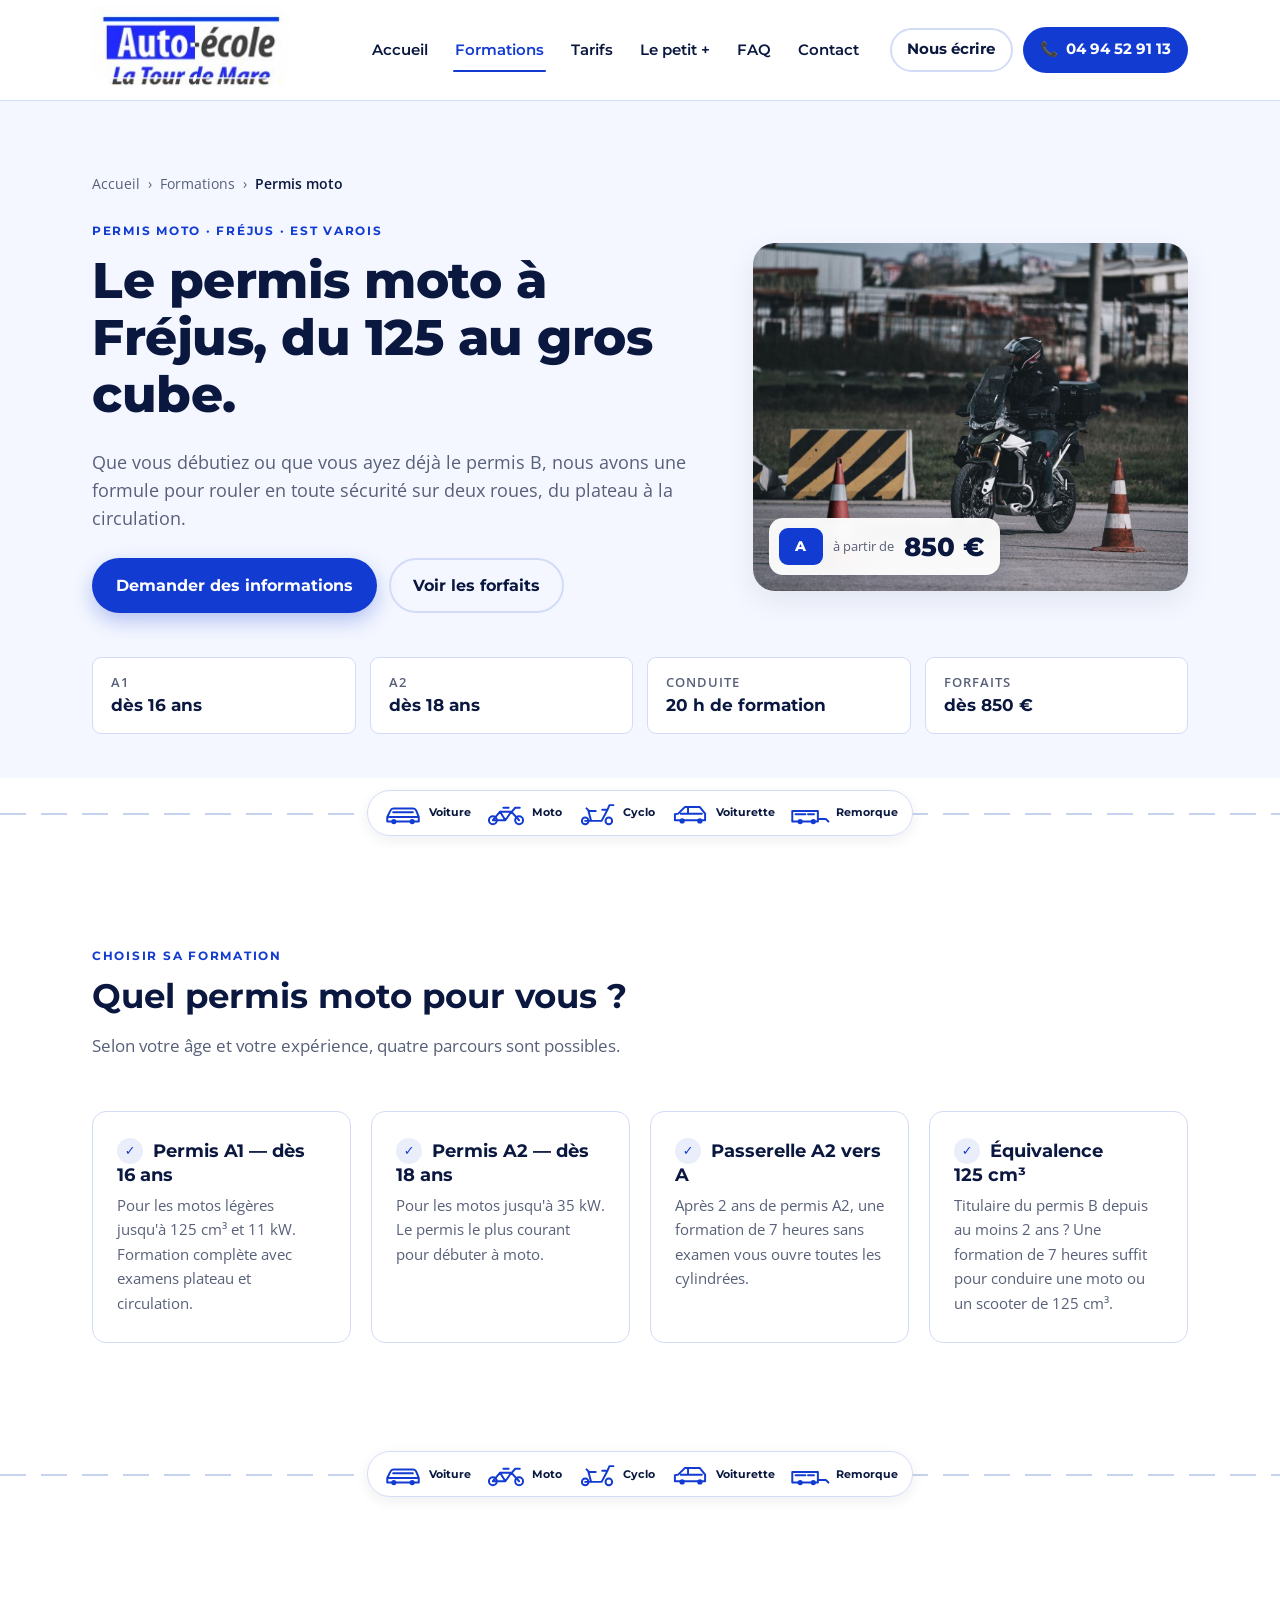
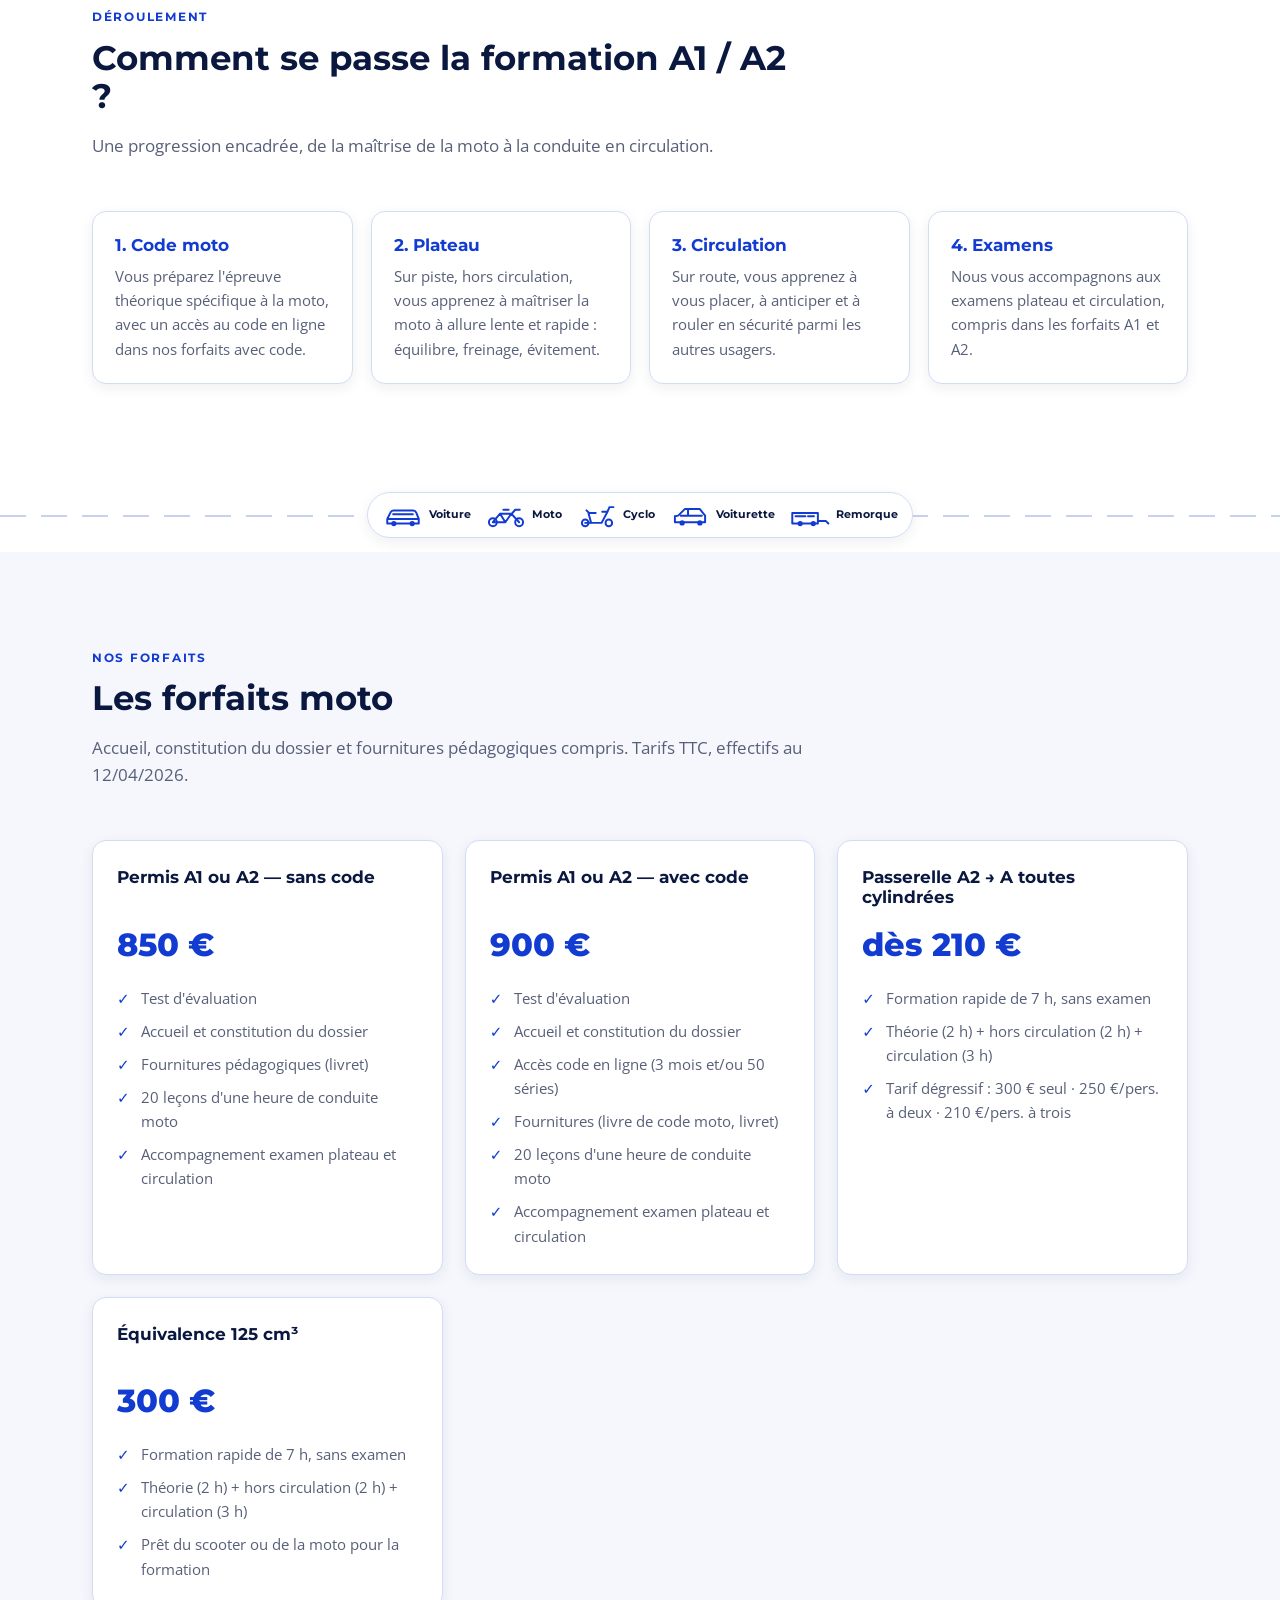
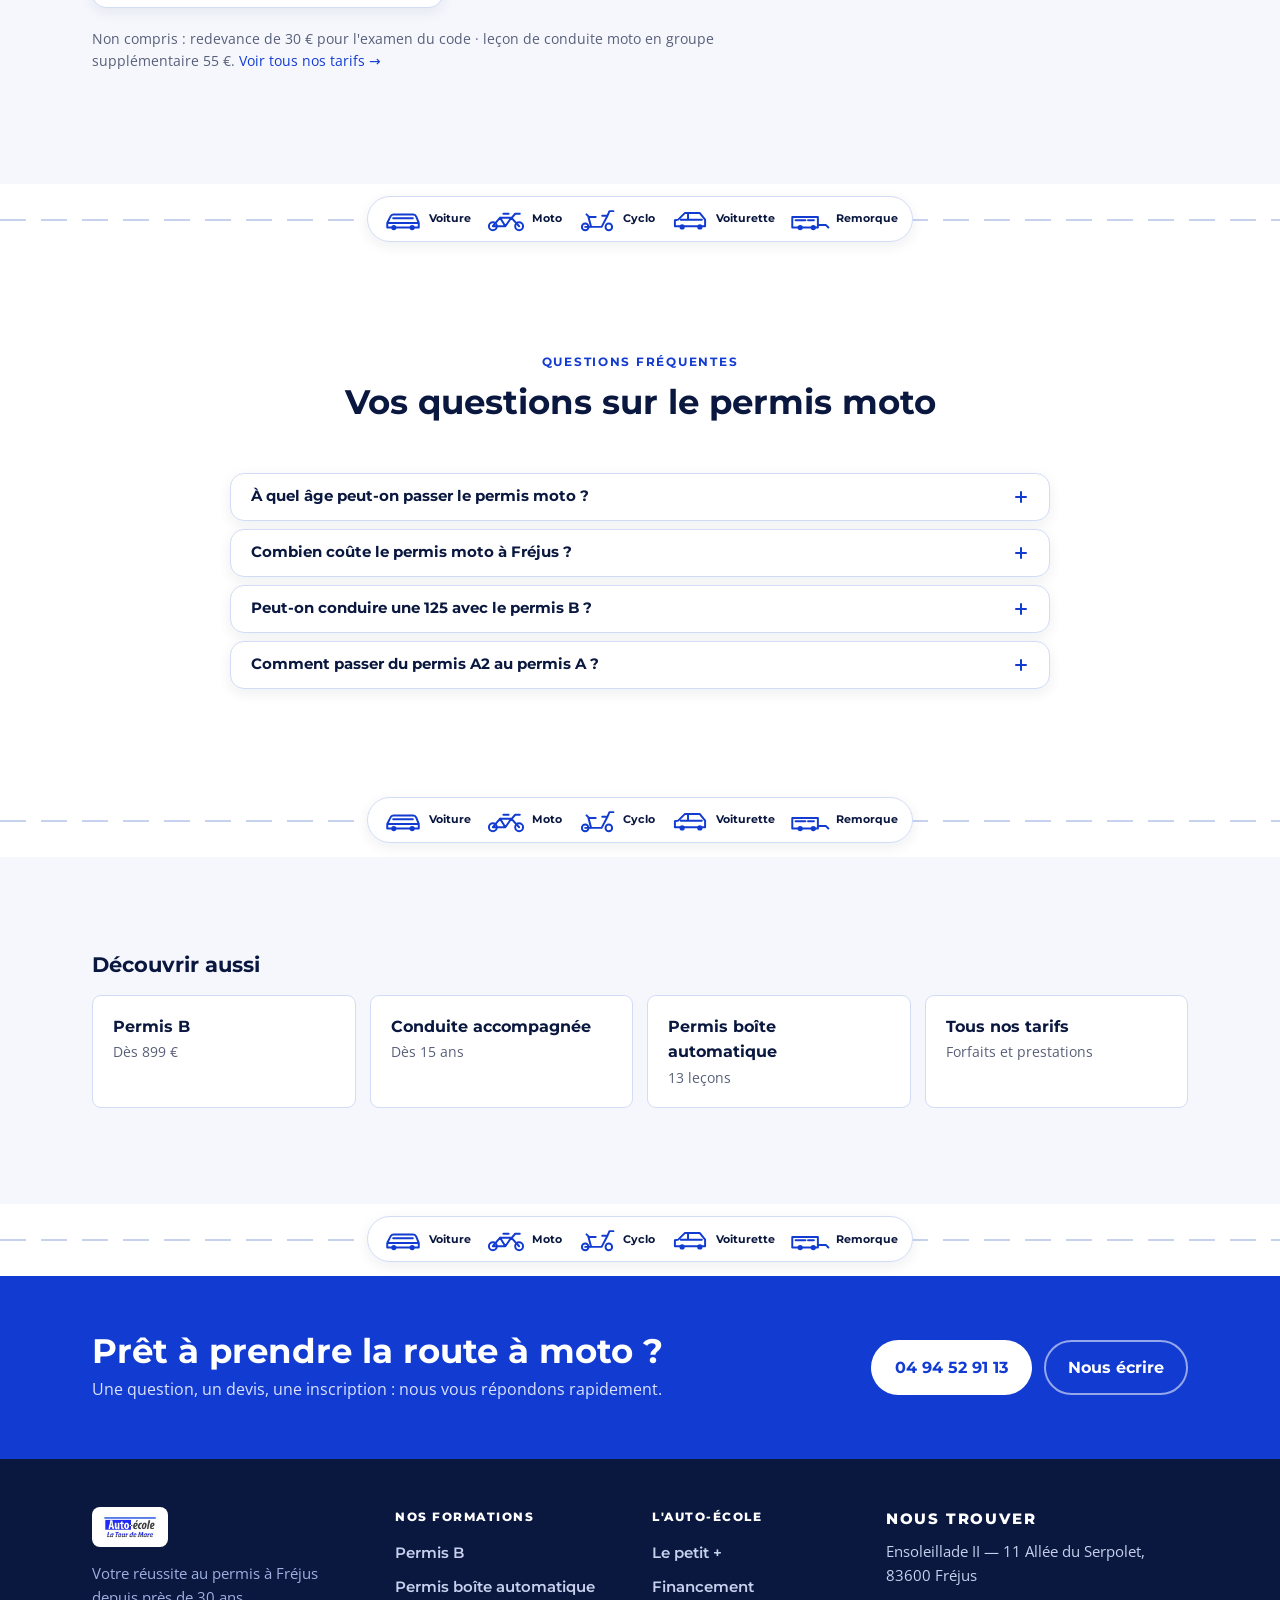
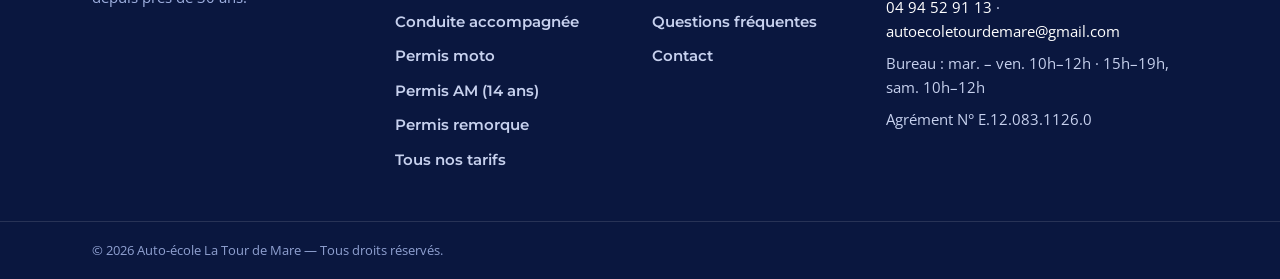
<file: permis-moto.html>
<!DOCTYPE html>
<html lang="fr">
<head>
  <meta charset="UTF-8" />
  <meta name="viewport" content="width=device-width, initial-scale=1.0" />
  <title>Permis moto à Fréjus : A1, A2, passerelle A et 125 cm³</title>
  <meta name="description" content="Permis moto à Fréjus : A1 et A2 dès 850 €, passerelle A2 vers A en 7 h, équivalence 125 cm³ avec le permis B. Accompagnement plateau et circulation." />
  <link rel="icon" type="image/jpeg" href="assets/img/logo.jpg" />
  <link rel="preconnect" href="https://fonts.googleapis.com" />
  <link rel="preconnect" href="https://fonts.gstatic.com" crossorigin />
  <link href="https://fonts.googleapis.com/css2?family=Montserrat:ital,wght@0,400;0,500;0,600;0,700;0,800;1,700&family=Open+Sans:wght@400;500;600&display=swap" rel="stylesheet" />
  <link rel="stylesheet" href="css/styles.css" />
  <link rel="canonical" href="https://autoecole.antonyaddy.com/permis-moto.html" />
  <meta property="og:type" content="website" />
  <meta property="og:locale" content="fr_FR" />
  <meta property="og:site_name" content="Auto-école La Tour de Mare" />
  <meta property="og:title" content="Permis moto à Fréjus : A1, A2, passerelle A et 125 cm³" />
  <meta property="og:description" content="Permis moto à Fréjus : A1 et A2 dès 850 €, passerelle A2 vers A en 7 h, équivalence 125 cm³ avec le permis B. Accompagnement plateau et circulation." />
  <meta property="og:url" content="https://autoecole.antonyaddy.com/permis-moto.html" />
  <meta property="og:image" content="https://autoecole.antonyaddy.com/assets/img/facade.jpg" />

  <!-- Données structurées : fil d'Ariane et questions fréquentes de la page -->
  <script type="application/ld+json">
{
    "@context":  "https://schema.org",
    "@type":  "BreadcrumbList",
    "itemListElement":  [
                            {
                                "@type":  "ListItem",
                                "position":  1,
                                "name":  "Accueil",
                                "item":  "https://autoecole.antonyaddy.com/"
                            },
                            {
                                "@type":  "ListItem",
                                "position":  2,
                                "name":  "Formations",
                                "item":  "https://autoecole.antonyaddy.com/#formations"
                            },
                            {
                                "@type":  "ListItem",
                                "position":  3,
                                "name":  "Permis moto",
                                "item":  "https://autoecole.antonyaddy.com/permis-moto.html"
                            }
                        ]
}
  </script>
  <script type="application/ld+json">
{
    "@context":  "https://schema.org",
    "@type":  "FAQPage",
    "mainEntity":  [
                       {
                           "@type":  "Question",
                           "name":  "À quel âge peut-on passer le permis moto ?",
                           "acceptedAnswer":  {
                                                  "@type":  "Answer",
                                                  "text":  "Le permis A1 (125 cm³) est accessible dès 16 ans et le permis A2 dès 18 ans. Le permis A toutes cylindrées s'obtient ensuite après 2 ans de permis A2, grâce à une passerelle de 7 heures."
                                              }
                       },
                       {
                           "@type":  "Question",
                           "name":  "Combien coûte le permis moto à Fréjus ?",
                           "acceptedAnswer":  {
                                                  "@type":  "Answer",
                                                  "text":  "Le forfait A1 ou A2 est à 850 € sans code et 900 € avec le code, pour 20 leçons et l'accompagnement aux examens. La passerelle A2 vers A coûte de 210 € à 300 € selon le nombre de candidats, et l'équivalence 125 cm³ 300 €."
                                              }
                       },
                       {
                           "@type":  "Question",
                           "name":  "Peut-on conduire une 125 avec le permis B ?",
                           "acceptedAnswer":  {
                                                  "@type":  "Answer",
                                                  "text":  "Oui, si vous avez le permis B depuis au moins 2 ans et que vous suivez une formation de 7 heures, sans examen. Nous la proposons à 300 €, avec le prêt du scooter ou de la moto."
                                              }
                       },
                       {
                           "@type":  "Question",
                           "name":  "Comment passer du permis A2 au permis A ?",
                           "acceptedAnswer":  {
                                                  "@type":  "Answer",
                                                  "text":  "Après 2 ans de permis A2, une formation passerelle de 7 heures (théorie, hors circulation et circulation) vous donne le permis A, sans examen. Le tarif est dégressif : 300 € seul, 250 € par personne à deux, 210 € par personne à trois."
                                              }
                       }
                   ]
}
  </script>
</head>
<body id="top">

  <header class="site-header">
    <div class="container header__inner">
      <a class="brand" href="index.html" aria-label="Accueil — Auto-école La Tour de Mare">
        <img src="assets/img/logo.jpg" alt="Auto-école La Tour de Mare" class="brand__logo" width="200" height="89" decoding="async" fetchpriority="high" />
      </a>

      <nav class="nav" id="nav" aria-label="Navigation principale">
        <a href="index.html" class="nav__link">Accueil</a>
        <a href="index.html#formations" class="nav__link is-active">Formations</a>
        <a href="tarifs.html" class="nav__link">Tarifs</a>
        <a href="index.html#plus" class="nav__link">Le petit +</a>
        <a href="index.html#faq" class="nav__link">FAQ</a>
        <a href="index.html#contact" class="nav__link">Contact</a>
        <div class="nav__actions">
          <a href="index.html?formation=Permis%20moto%20(A1%20%2F%20A2%20%2F%20A)#contact-form" class="btn btn--ghost nav__write">Nous écrire</a>
          <a href="tel:+33494529113" class="btn btn--phone nav__phone">04 94 52 91 13</a>
        </div>
      </nav>

      <button class="nav-toggle" id="navToggle" aria-label="Ouvrir le menu" aria-expanded="false" aria-controls="nav">
        <span></span><span></span><span></span>
      </button>
    </div>
  </header>

  <main>

    <!-- ======================= EN-TÊTE DE PAGE ======================= -->
    <section class="page-hero page-hero--formation">
      <div class="container">
        <nav class="breadcrumb" aria-label="Fil d'Ariane">
          <a href="index.html">Accueil</a><span aria-hidden="true">›</span><a href="index.html#formations">Formations</a><span aria-hidden="true">›</span><span aria-current="page">Permis moto</span>
        </nav>
        <div class="page-hero__top">
          <div class="page-hero__copy">
            <p class="eyebrow">Permis moto · Fréjus · Est varois</p>
            <h1>Le permis moto à Fréjus, du 125 au gros cube.</h1>
            <p class="page-hero__lead">Que vous débutiez ou que vous ayez déjà le permis B, nous avons une formule pour rouler en toute sécurité sur deux roues, du plateau à la circulation.</p>
            <div class="hero__cta">
              <a href="index.html?formation=Permis%20moto%20(A1%20%2F%20A2%20%2F%20A)#contact-form" class="btn btn--primary">Demander des informations</a>
              <a href="#forfaits" class="btn btn--ghost">Voir les forfaits</a>
            </div>
          </div>
          <figure class="formation-photo">
            <img src="assets/img/photos/plateau-moto.jpg" width="1200" height="960" alt="Motard casqué s'exerçant entre des cônes sur une piste d'entraînement" decoding="async" fetchpriority="high" />
            <figcaption class="formation-photo__price">
              <span class="formation-photo__pin">A</span>
              <span class="formation-photo__from">à partir de</span>
              <strong>850&nbsp;€</strong>
            </figcaption>
          </figure>
        </div>
        <ul class="facts">
          <li><span>A1</span><strong>dès 16 ans</strong></li>
          <li><span>A2</span><strong>dès 18 ans</strong></li>
          <li><span>Conduite</span><strong>20 h de formation</strong></li>
          <li><span>Forfaits</span><strong>dès 850&nbsp;€</strong></li>
        </ul>
      </div>
    </section>

    <section class="section">
      <div class="container">
        <header class="section__head section__head--left">
          <p class="eyebrow">Choisir sa formation</p>
          <h2>Quel permis moto pour vous ?</h2>
          <p class="section__intro">Selon votre âge et votre expérience, quatre parcours sont possibles.</p>
        </header>
        <ul class="benefits">
          <li><h3>Permis A1 — dès 16 ans</h3><p>Pour les motos légères jusqu'à 125&nbsp;cm³ et 11&nbsp;kW. Formation complète avec examens plateau et circulation.</p></li>
          <li><h3>Permis A2 — dès 18 ans</h3><p>Pour les motos jusqu'à 35&nbsp;kW. Le permis le plus courant pour débuter à moto.</p></li>
          <li><h3>Passerelle A2 vers A</h3><p>Après 2 ans de permis A2, une formation de 7 heures sans examen vous ouvre toutes les cylindrées.</p></li>
          <li><h3>Équivalence 125&nbsp;cm³</h3><p>Titulaire du permis B depuis au moins 2 ans ? Une formation de 7 heures suffit pour conduire une moto ou un scooter de 125&nbsp;cm³.</p></li>
        </ul>
      </div>
    </section>

    <section class="section">
      <div class="container">
        <header class="section__head section__head--left">
          <p class="eyebrow">Déroulement</p>
          <h2>Comment se passe la formation A1 / A2 ?</h2>
          <p class="section__intro">Une progression encadrée, de la maîtrise de la moto à la conduite en circulation.</p>
        </header>
        <ol class="steps">
          <li><h3>1. Code moto</h3><p>Vous préparez l'épreuve théorique spécifique à la moto, avec un accès au code en ligne dans nos forfaits avec code.</p></li>
          <li><h3>2. Plateau</h3><p>Sur piste, hors circulation, vous apprenez à maîtriser la moto à allure lente et rapide : équilibre, freinage, évitement.</p></li>
          <li><h3>3. Circulation</h3><p>Sur route, vous apprenez à vous placer, à anticiper et à rouler en sécurité parmi les autres usagers.</p></li>
          <li><h3>4. Examens</h3><p>Nous vous accompagnons aux examens plateau et circulation, compris dans les forfaits A1 et A2.</p></li>
        </ol>
      </div>
    </section>

    <!-- ======================= FORFAITS ======================= -->
    <section class="section section--tint" id="forfaits">
      <div class="container">
        <header class="section__head section__head--left">
          <p class="eyebrow">Nos forfaits</p>
          <h2>Les forfaits moto</h2>
          <p class="section__intro">Accueil, constitution du dossier et fournitures pédagogiques compris. Tarifs TTC, effectifs au 12/04/2026.</p>
        </header>
        <div class="price-grid">
          <article class="price-card">
            <h3>Permis A1 ou A2 — sans code</h3>
            <p class="price-card__price">850&nbsp;€</p>
            <ul>
              <li>Test d'évaluation</li>
              <li>Accueil et constitution du dossier</li>
              <li>Fournitures pédagogiques (livret)</li>
              <li>20 leçons d'une heure de conduite moto</li>
              <li>Accompagnement examen plateau et circulation</li>
            </ul>
          </article>

          <article class="price-card">
            <h3>Permis A1 ou A2 — avec code</h3>
            <p class="price-card__price">900&nbsp;€</p>
            <ul>
              <li>Test d'évaluation</li>
              <li>Accueil et constitution du dossier</li>
              <li>Accès code en ligne (3 mois et/ou 50 séries)</li>
              <li>Fournitures (livre de code moto, livret)</li>
              <li>20 leçons d'une heure de conduite moto</li>
              <li>Accompagnement examen plateau et circulation</li>
            </ul>
          </article>

          <article class="price-card">
            <h3>Passerelle A2 → A toutes cylindrées</h3>
            <p class="price-card__price">dès 210&nbsp;€</p>
            <ul>
              <li>Formation rapide de 7 h, sans examen</li>
              <li>Théorie (2 h) + hors circulation (2 h) + circulation (3 h)</li>
              <li>Tarif dégressif : 300&nbsp;€ seul · 250&nbsp;€/pers. à deux · 210&nbsp;€/pers. à trois</li>
            </ul>
          </article>

          <article class="price-card">
            <h3>Équivalence 125&nbsp;cm³</h3>
            <p class="price-card__price">300&nbsp;€</p>
            <ul>
              <li>Formation rapide de 7 h, sans examen</li>
              <li>Théorie (2 h) + hors circulation (2 h) + circulation (3 h)</li>
              <li>Prêt du scooter ou de la moto pour la formation</li>
            </ul>
          </article>
        </div>
        <p class="fineprint">Non compris : redevance de 30&nbsp;€ pour l'examen du code · leçon de conduite moto en groupe supplémentaire 55&nbsp;€. <a href="tarifs.html">Voir tous nos tarifs →</a></p>
      </div>
    </section>

    <!-- ======================= FAQ ======================= -->
    <section class="section" id="faq">
      <div class="container">
        <header class="section__head">
          <p class="eyebrow eyebrow--center">Questions fréquentes</p>
          <h2>Vos questions sur le permis moto</h2>
        </header>
        <div class="faq">
          <details class="faq__item">
            <summary class="faq__q">À quel âge peut-on passer le permis moto ?</summary>
            <div class="faq__a"><p>Le permis A1 (125&nbsp;cm³) est accessible dès 16 ans et le permis A2 dès 18 ans. Le permis A toutes cylindrées s'obtient ensuite après 2 ans de permis A2, grâce à une passerelle de 7 heures.</p></div>
          </details>
          <details class="faq__item">
            <summary class="faq__q">Combien coûte le permis moto à Fréjus ?</summary>
            <div class="faq__a"><p>Le forfait A1 ou A2 est à <strong>850&nbsp;€</strong> sans code et <strong>900&nbsp;€</strong> avec le code, pour 20 leçons et l'accompagnement aux examens. La passerelle A2 vers A coûte de 210&nbsp;€ à 300&nbsp;€ selon le nombre de candidats, et l'équivalence 125&nbsp;cm³ 300&nbsp;€.</p></div>
          </details>
          <details class="faq__item">
            <summary class="faq__q">Peut-on conduire une 125 avec le permis B ?</summary>
            <div class="faq__a"><p>Oui, si vous avez le permis B depuis au moins 2 ans et que vous suivez une formation de 7 heures, sans examen. Nous la proposons à 300&nbsp;€, avec le prêt du scooter ou de la moto.</p></div>
          </details>
          <details class="faq__item">
            <summary class="faq__q">Comment passer du permis A2 au permis A ?</summary>
            <div class="faq__a"><p>Après 2 ans de permis A2, une formation passerelle de 7 heures (théorie, hors circulation et circulation) vous donne le permis A, sans examen. Le tarif est dégressif : 300&nbsp;€ seul, 250&nbsp;€ par personne à deux, 210&nbsp;€ par personne à trois.</p></div>
          </details>
        </div>
      </div>
    </section>

    <!-- ======================= AUTRES FORMATIONS ======================= -->
    <section class="section section--tint related">
      <div class="container">
        <h2 class="related__title">Découvrir aussi</h2>
        <div class="related__grid">
          <a class="related__link" href="permis-b.html"><strong>Permis B</strong><span>Dès 899 €</span></a>
          <a class="related__link" href="conduite-accompagnee.html"><strong>Conduite accompagnée</strong><span>Dès 15 ans</span></a>
          <a class="related__link" href="permis-boite-automatique.html"><strong>Permis boîte automatique</strong><span>13 leçons</span></a>
          <a class="related__link" href="tarifs.html"><strong>Tous nos tarifs</strong><span>Forfaits et prestations</span></a>
        </div>
      </div>
    </section>

    <section class="cta-band">
      <div class="container cta-band__inner">
        <div>
          <h2>Prêt à prendre la route à moto ?</h2>
          <p>Une question, un devis, une inscription : nous vous répondons rapidement.</p>
        </div>
        <div class="cta-band__actions">
          <a href="tel:+33494529113" class="btn btn--light">04 94 52 91 13</a>
          <a href="index.html?formation=Permis%20moto%20(A1%20%2F%20A2%20%2F%20A)#contact-form" class="btn btn--ghost-light">Nous écrire</a>
        </div>
      </div>
    </section>

  </main>

  <!-- ======================= FOOTER ======================= -->
  <footer class="site-footer">
    <div class="container footer__inner">
      <div class="footer__brand">
        <img src="assets/img/logo.jpg" alt="Auto-école La Tour de Mare" class="footer__logo" />
        <p>Votre réussite au permis à Fréjus depuis près de 30&nbsp;ans.</p>
      </div>
      <nav class="footer__nav" aria-label="Nos formations">
        <p class="footer__title">Nos formations</p>
        <a href="permis-b.html">Permis B</a>
        <a href="permis-boite-automatique.html">Permis boîte automatique</a>
        <a href="conduite-accompagnee.html">Conduite accompagnée</a>
        <a href="permis-moto.html">Permis moto</a>
        <a href="permis-am.html">Permis AM (14 ans)</a>
        <a href="permis-remorque.html">Permis remorque</a>
        <a href="tarifs.html">Tous nos tarifs</a>
      </nav>
      <nav class="footer__nav" aria-label="Pied de page">
        <p class="footer__title">L'auto-école</p>
        <a href="index.html#plus">Le petit +</a>
        <a href="index.html#financement">Financement</a>
        <a href="index.html#faq">Questions fréquentes</a>
        <a href="index.html#contact">Contact</a>
      </nav>
      <div class="footer__contact">
        <p class="footer__title">Nous trouver</p>
        <p>Ensoleillade II — 11 Allée du Serpolet, 83600 Fréjus</p>
        <p><a href="tel:+33494529113">04 94 52 91 13</a> · <a href="mailto:autoecoletourdemare@gmail.com">autoecoletourdemare@gmail.com</a></p>
        <p>Bureau : <span class="nowrap">mar. – ven.</span> <span class="nowrap">10h–12h</span> · <span class="nowrap">15h–19h</span>, <span class="nowrap">sam. 10h–12h</span></p>
        <p>Agrément N° E.12.083.1126.0</p>
      </div>
    </div>
    <div class="footer__legal">
      <div class="container">
        <p>© <span id="year"></span> Auto-école La Tour de Mare — Tous droits réservés.</p>
      </div>
    </div>
  </footer>


  <script src="js/main.js"></script>
</body>
</html>
</file>
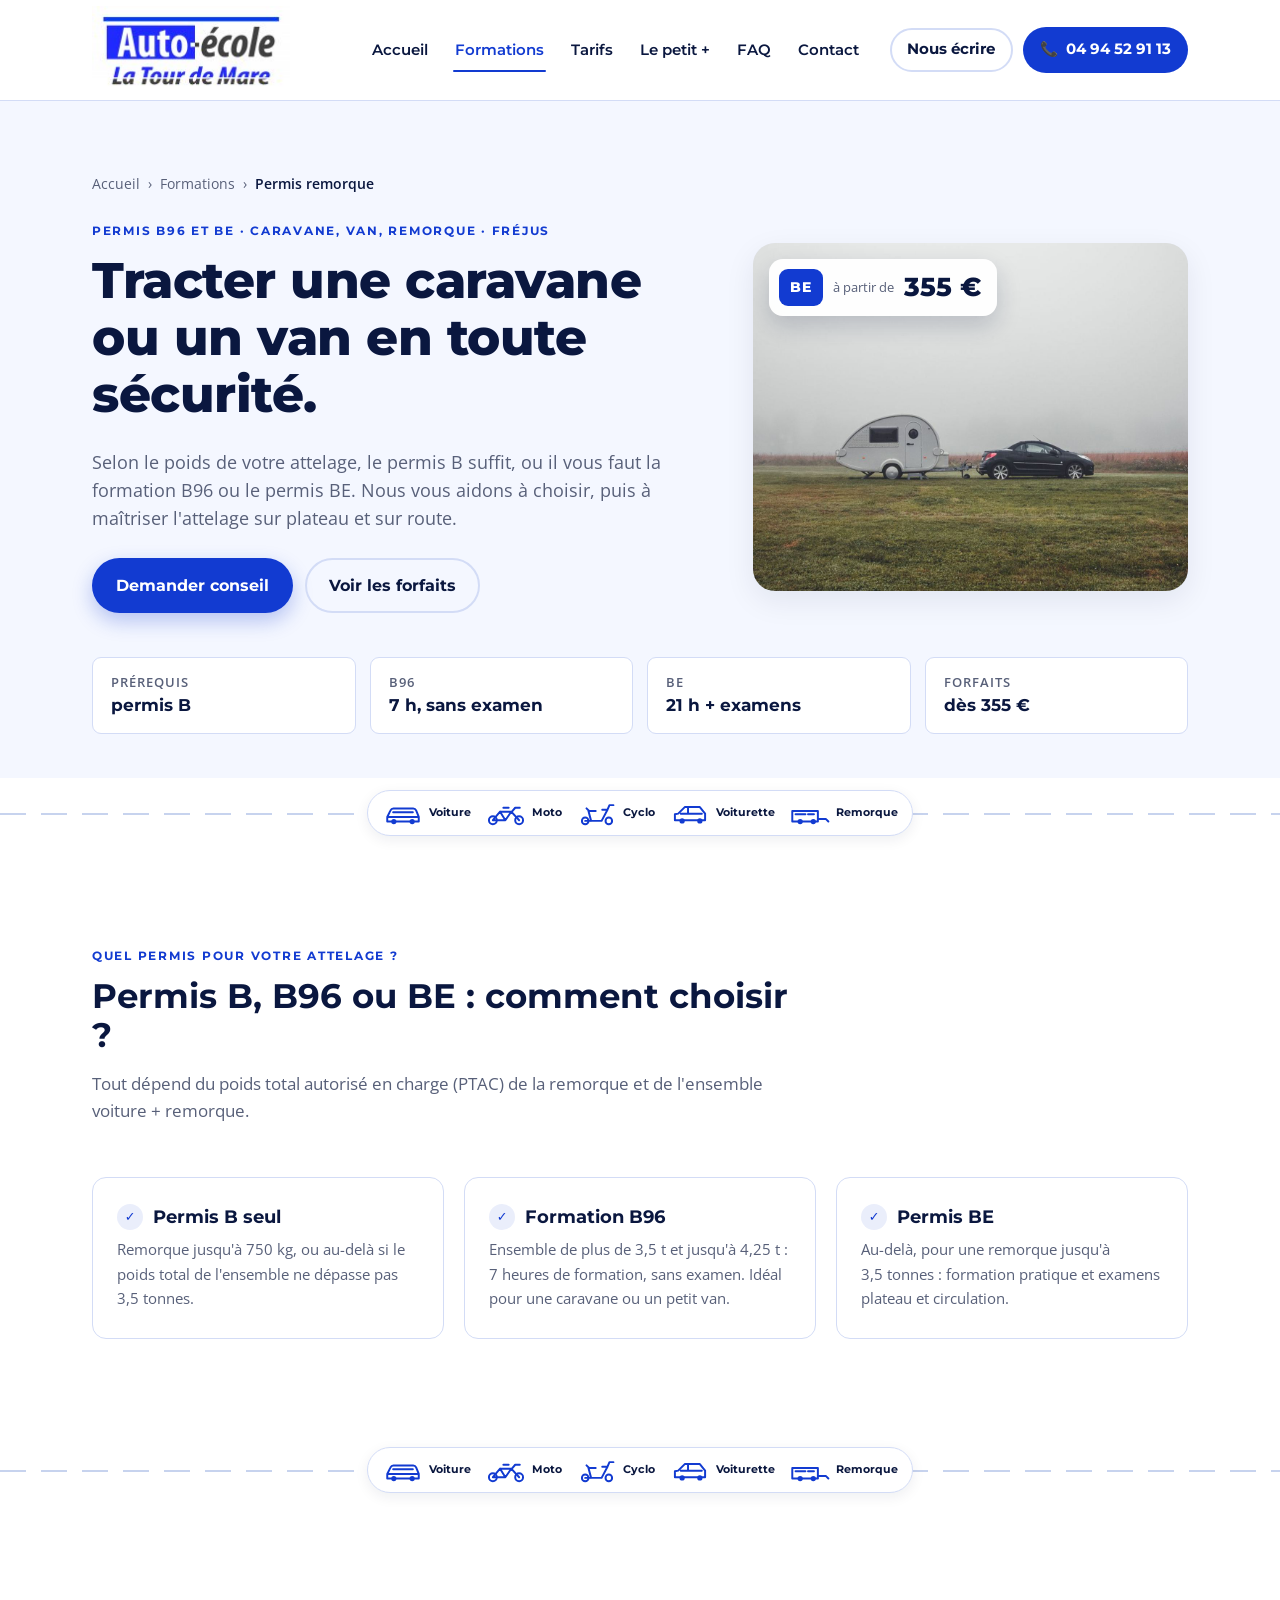
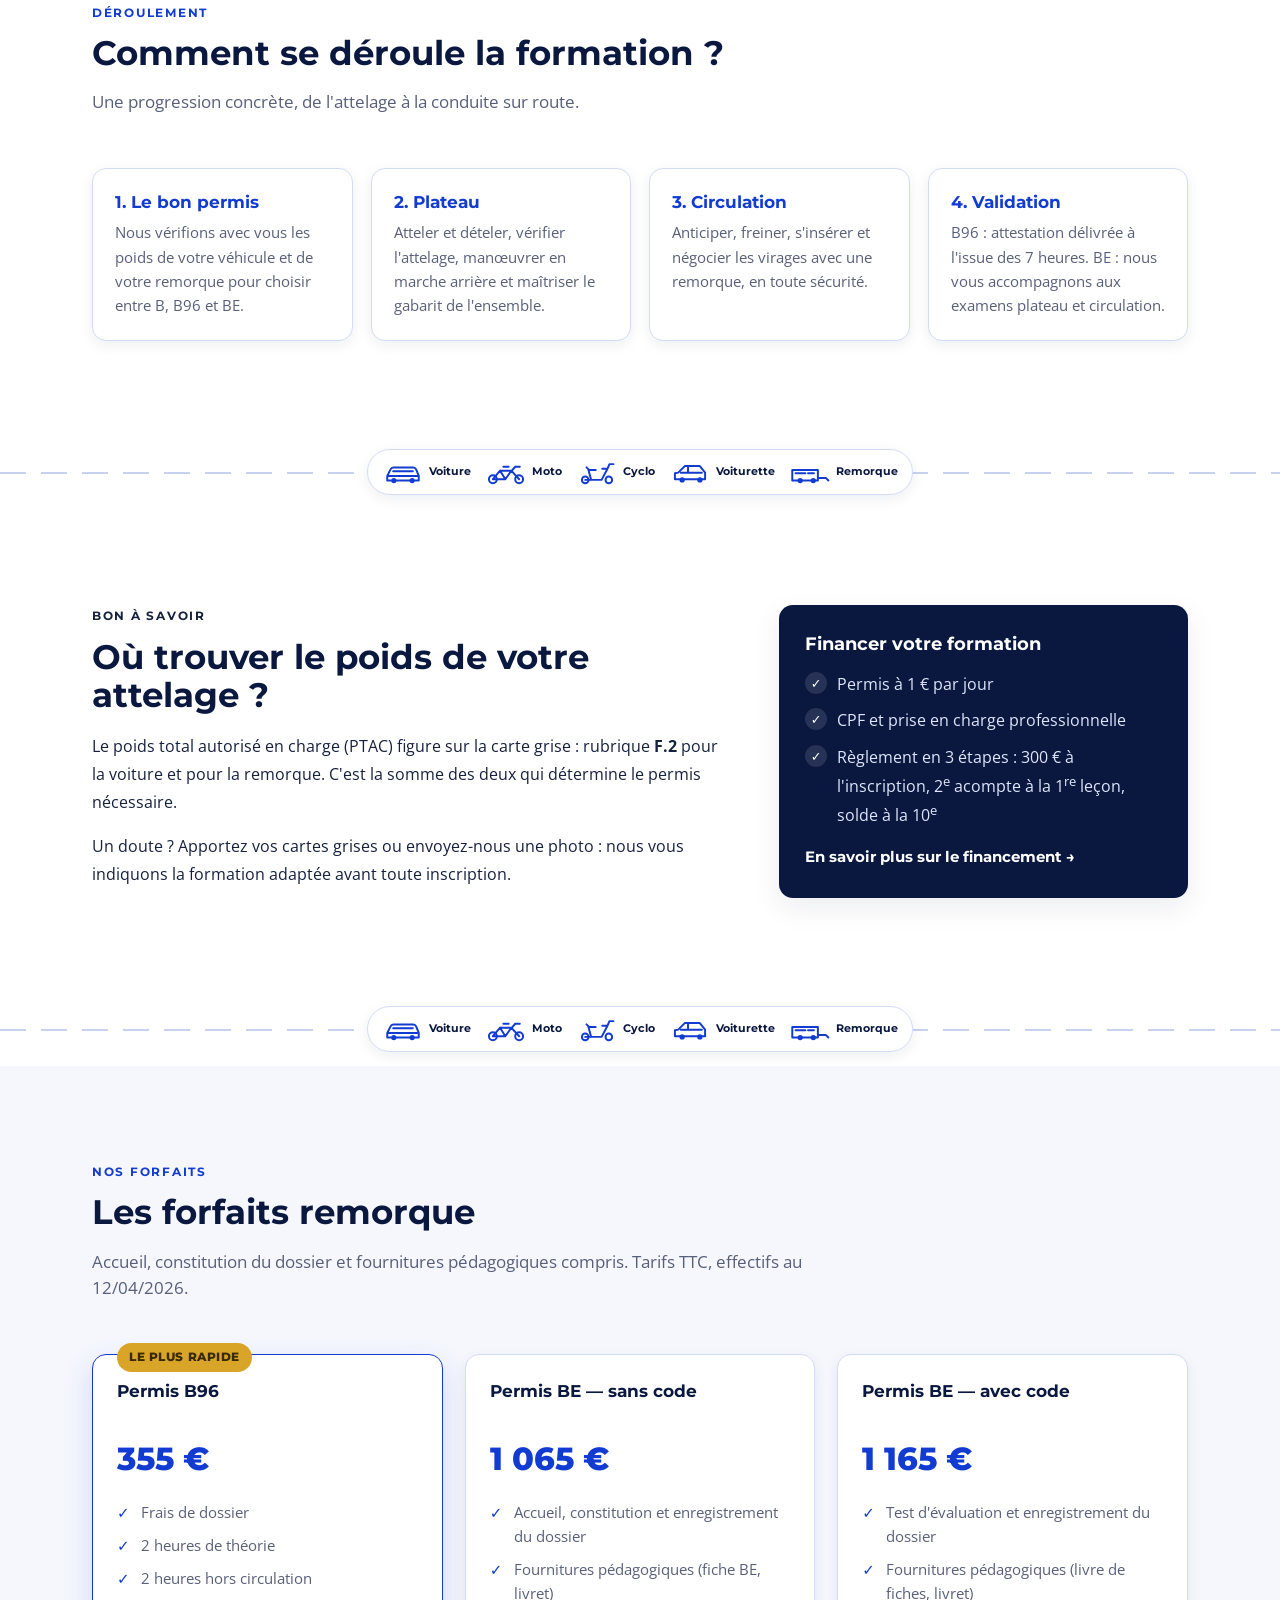
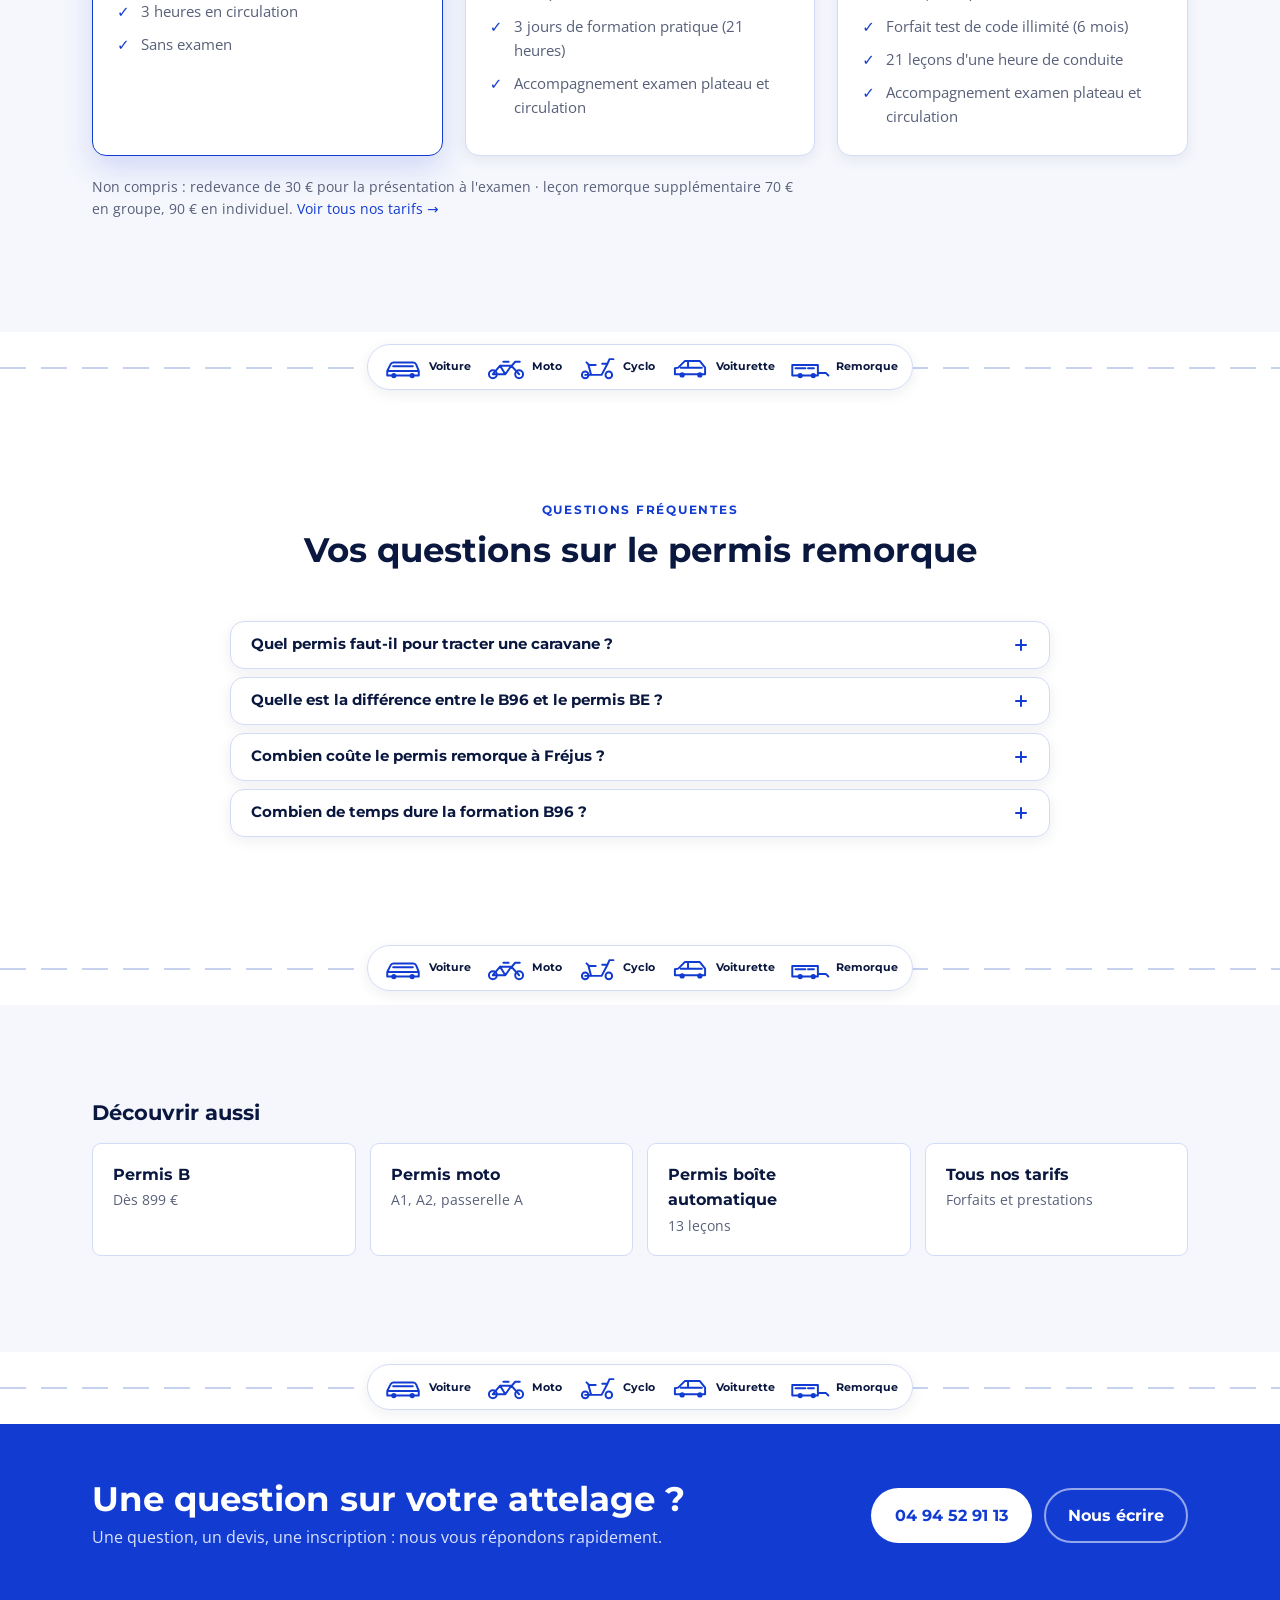
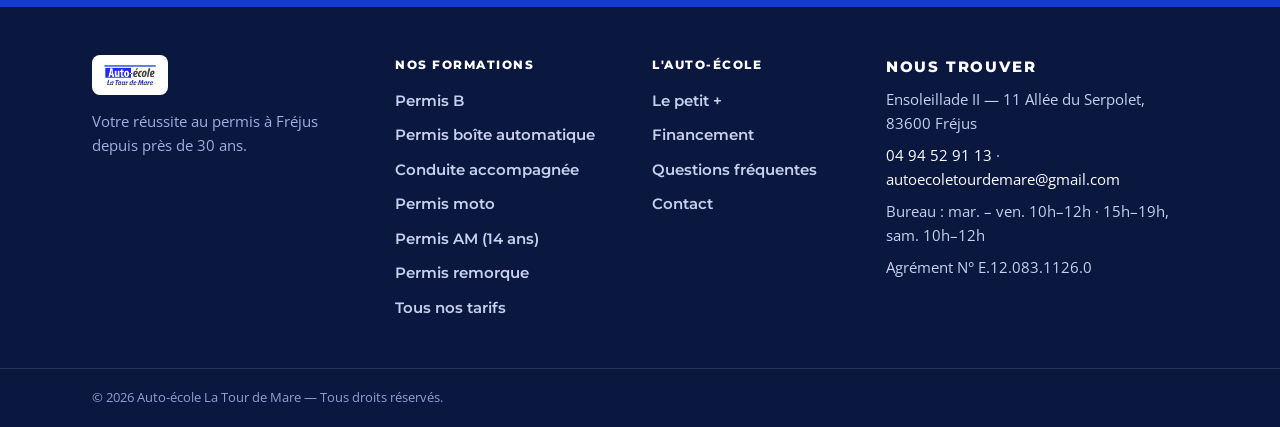
<file: permis-remorque.html>
<!DOCTYPE html>
<html lang="fr">
<head>
  <meta charset="UTF-8" />
  <meta name="viewport" content="width=device-width, initial-scale=1.0" />
  <title>Permis remorque à Fréjus : B96 et BE, caravane et van dès 355 €</title>
  <meta name="description" content="Permis remorque à Fréjus : formation B96 de 7 h sans examen dès 355 €, permis BE pour caravane ou van lourd. Plateau, circulation et examen." />
  <link rel="icon" type="image/jpeg" href="assets/img/logo.jpg" />
  <link rel="preconnect" href="https://fonts.googleapis.com" />
  <link rel="preconnect" href="https://fonts.gstatic.com" crossorigin />
  <link href="https://fonts.googleapis.com/css2?family=Montserrat:ital,wght@0,400;0,500;0,600;0,700;0,800;1,700&family=Open+Sans:wght@400;500;600&display=swap" rel="stylesheet" />
  <link rel="stylesheet" href="css/styles.css" />
  <link rel="canonical" href="https://autoecole.antonyaddy.com/permis-remorque.html" />
  <meta property="og:type" content="website" />
  <meta property="og:locale" content="fr_FR" />
  <meta property="og:site_name" content="Auto-école La Tour de Mare" />
  <meta property="og:title" content="Permis remorque à Fréjus : B96 et BE, caravane et van dès 355 €" />
  <meta property="og:description" content="Permis remorque à Fréjus : formation B96 de 7 h sans examen dès 355 €, permis BE pour caravane ou van lourd. Plateau, circulation et examen." />
  <meta property="og:url" content="https://autoecole.antonyaddy.com/permis-remorque.html" />
  <meta property="og:image" content="https://autoecole.antonyaddy.com/assets/img/facade.jpg" />

  <!-- Données structurées : fil d'Ariane et questions fréquentes de la page -->
  <script type="application/ld+json">
{
    "@context":  "https://schema.org",
    "@type":  "BreadcrumbList",
    "itemListElement":  [
                            {
                                "@type":  "ListItem",
                                "position":  1,
                                "name":  "Accueil",
                                "item":  "https://autoecole.antonyaddy.com/"
                            },
                            {
                                "@type":  "ListItem",
                                "position":  2,
                                "name":  "Formations",
                                "item":  "https://autoecole.antonyaddy.com/#formations"
                            },
                            {
                                "@type":  "ListItem",
                                "position":  3,
                                "name":  "Permis remorque",
                                "item":  "https://autoecole.antonyaddy.com/permis-remorque.html"
                            }
                        ]
}
  </script>
  <script type="application/ld+json">
{
    "@context":  "https://schema.org",
    "@type":  "FAQPage",
    "mainEntity":  [
                       {
                           "@type":  "Question",
                           "name":  "Quel permis faut-il pour tracter une caravane ?",
                           "acceptedAnswer":  {
                                                  "@type":  "Answer",
                                                  "text":  "Avec le permis B, vous pouvez tracter une remorque de 750 kg maximum, ou plus lourde si l'ensemble voiture + remorque ne dépasse pas 3,5 tonnes. Jusqu'à 4,25 tonnes, la formation B96 suffit ; au-delà, il faut le permis BE."
                                              }
                       },
                       {
                           "@type":  "Question",
                           "name":  "Quelle est la différence entre le B96 et le permis BE ?",
                           "acceptedAnswer":  {
                                                  "@type":  "Answer",
                                                  "text":  "Le B96 est une formation de 7 heures, sans examen, pour un ensemble de 3,5 à 4,25 tonnes. Le permis BE permet de tracter une remorque jusqu'à 3,5 tonnes ; il demande une formation plus longue et des examens plateau et circulation."
                                              }
                       },
                       {
                           "@type":  "Question",
                           "name":  "Combien coûte le permis remorque à Fréjus ?",
                           "acceptedAnswer":  {
                                                  "@type":  "Answer",
                                                  "text":  "La formation B96 est à 355 €. Le permis BE est à 1 065 € sans code et 1 165 € avec le code, accompagnement aux examens compris. La redevance d'examen (30 €) est en plus."
                                              }
                       },
                       {
                           "@type":  "Question",
                           "name":  "Combien de temps dure la formation B96 ?",
                           "acceptedAnswer":  {
                                                  "@type":  "Answer",
                                                  "text":  "Sept heures : 2 heures de théorie, 2 heures hors circulation et 3 heures en circulation. L'attestation est délivrée à l'issue de la formation, sans examen."
                                              }
                       }
                   ]
}
  </script>
</head>
<body id="top">

  <header class="site-header">
    <div class="container header__inner">
      <a class="brand" href="index.html" aria-label="Accueil — Auto-école La Tour de Mare">
        <img src="assets/img/logo.jpg" alt="Auto-école La Tour de Mare" class="brand__logo" width="200" height="89" decoding="async" fetchpriority="high" />
      </a>

      <nav class="nav" id="nav" aria-label="Navigation principale">
        <a href="index.html" class="nav__link">Accueil</a>
        <a href="index.html#formations" class="nav__link is-active">Formations</a>
        <a href="tarifs.html" class="nav__link">Tarifs</a>
        <a href="index.html#plus" class="nav__link">Le petit +</a>
        <a href="index.html#faq" class="nav__link">FAQ</a>
        <a href="index.html#contact" class="nav__link">Contact</a>
        <div class="nav__actions">
          <a href="index.html?formation=Remorque%20(BE%20%2F%20B96)#contact-form" class="btn btn--ghost nav__write">Nous écrire</a>
          <a href="tel:+33494529113" class="btn btn--phone nav__phone">04 94 52 91 13</a>
        </div>
      </nav>

      <button class="nav-toggle" id="navToggle" aria-label="Ouvrir le menu" aria-expanded="false" aria-controls="nav">
        <span></span><span></span><span></span>
      </button>
    </div>
  </header>

  <main>

    <!-- ======================= EN-TÊTE DE PAGE ======================= -->
    <section class="page-hero page-hero--formation">
      <div class="container">
        <nav class="breadcrumb" aria-label="Fil d'Ariane">
          <a href="index.html">Accueil</a><span aria-hidden="true">›</span><a href="index.html#formations">Formations</a><span aria-hidden="true">›</span><span aria-current="page">Permis remorque</span>
        </nav>
        <div class="page-hero__top">
          <div class="page-hero__copy">
            <p class="eyebrow">Permis B96 et BE · caravane, van, remorque · Fréjus</p>
            <h1>Tracter une caravane ou un van en toute sécurité.</h1>
            <p class="page-hero__lead">Selon le poids de votre attelage, le permis B suffit, ou il vous faut la formation B96 ou le permis BE. Nous vous aidons à choisir, puis à maîtriser l'attelage sur plateau et sur route.</p>
            <div class="hero__cta">
              <a href="index.html?formation=Remorque%20(BE%20%2F%20B96)#contact-form" class="btn btn--primary">Demander conseil</a>
              <a href="#forfaits" class="btn btn--ghost">Voir les forfaits</a>
            </div>
          </div>
          <figure class="formation-photo">
            <img src="assets/img/photos/voiture-caravane.jpg" width="1200" height="960" alt="Voiture attelée à une petite caravane, garée dans un champ" decoding="async" fetchpriority="high" />
            <figcaption class="formation-photo__price">
              <span class="formation-photo__pin">BE</span>
              <span class="formation-photo__from">à partir de</span>
              <strong>355&nbsp;€</strong>
            </figcaption>
          </figure>
        </div>
        <ul class="facts">
          <li><span>Prérequis</span><strong>permis B</strong></li>
          <li><span>B96</span><strong>7 h, sans examen</strong></li>
          <li><span>BE</span><strong>21 h + examens</strong></li>
          <li><span>Forfaits</span><strong>dès 355&nbsp;€</strong></li>
        </ul>
      </div>
    </section>

    <section class="section">
      <div class="container">
        <header class="section__head section__head--left">
          <p class="eyebrow">Quel permis pour votre attelage ?</p>
          <h2>Permis B, B96 ou BE : comment choisir ?</h2>
          <p class="section__intro">Tout dépend du poids total autorisé en charge (PTAC) de la remorque et de l'ensemble voiture + remorque.</p>
        </header>
        <ul class="benefits">
          <li><h3>Permis B seul</h3><p>Remorque jusqu'à 750&nbsp;kg, ou au-delà si le poids total de l'ensemble ne dépasse pas 3,5&nbsp;tonnes.</p></li>
          <li><h3>Formation B96</h3><p>Ensemble de plus de 3,5&nbsp;t et jusqu'à 4,25&nbsp;t : 7 heures de formation, sans examen. Idéal pour une caravane ou un petit van.</p></li>
          <li><h3>Permis BE</h3><p>Au-delà, pour une remorque jusqu'à 3,5&nbsp;tonnes : formation pratique et examens plateau et circulation.</p></li>
        </ul>
      </div>
    </section>

    <section class="section">
      <div class="container">
        <header class="section__head section__head--left">
          <p class="eyebrow">Déroulement</p>
          <h2>Comment se déroule la formation ?</h2>
          <p class="section__intro">Une progression concrète, de l'attelage à la conduite sur route.</p>
        </header>
        <ol class="steps">
          <li><h3>1. Le bon permis</h3><p>Nous vérifions avec vous les poids de votre véhicule et de votre remorque pour choisir entre B, B96 et BE.</p></li>
          <li><h3>2. Plateau</h3><p>Atteler et dételer, vérifier l'attelage, manœuvrer en marche arrière et maîtriser le gabarit de l'ensemble.</p></li>
          <li><h3>3. Circulation</h3><p>Anticiper, freiner, s'insérer et négocier les virages avec une remorque, en toute sécurité.</p></li>
          <li><h3>4. Validation</h3><p>B96 : attestation délivrée à l'issue des 7 heures. BE : nous vous accompagnons aux examens plateau et circulation.</p></li>
        </ol>
      </div>
    </section>

    <section class="section">
      <div class="container prose-split">
        <div class="prose">
          <p class="eyebrow">Bon à savoir</p>
          <h2>Où trouver le poids de votre attelage ?</h2>
          <p>Le poids total autorisé en charge (PTAC) figure sur la carte grise : rubrique <strong>F.2</strong> pour la voiture et pour la remorque. C'est la somme des deux qui détermine le permis nécessaire.</p>
          <p>Un doute ? Apportez vos cartes grises ou envoyez-nous une photo : nous vous indiquons la formation adaptée avant toute inscription.</p>
        </div>
        <aside class="prose-aside">
<h3>Financer votre formation</h3><ul class="checks"><li>Permis à 1&nbsp;€ par jour</li><li>CPF et prise en charge professionnelle</li><li>Règlement en 3 étapes : 300&nbsp;€ à l'inscription, 2<sup>e</sup> acompte à la 1<sup>re</sup> leçon, solde à la 10<sup>e</sup></li></ul><a class="prose-aside__link" href="index.html#financement">En savoir plus sur le financement →</a>
        </aside>
      </div>
    </section>

    <!-- ======================= FORFAITS ======================= -->
    <section class="section section--tint" id="forfaits">
      <div class="container">
        <header class="section__head section__head--left">
          <p class="eyebrow">Nos forfaits</p>
          <h2>Les forfaits remorque</h2>
          <p class="section__intro">Accueil, constitution du dossier et fournitures pédagogiques compris. Tarifs TTC, effectifs au 12/04/2026.</p>
        </header>
        <div class="price-grid">
          <article class="price-card price-card--feature">
            <span class="price-card__tag">Le plus rapide</span>
            <h3>Permis B96</h3>
            <p class="price-card__price">355&nbsp;€</p>
            <ul>
              <li>Frais de dossier</li>
              <li>2 heures de théorie</li>
              <li>2 heures hors circulation</li>
              <li>3 heures en circulation</li>
              <li>Sans examen</li>
            </ul>
          </article>

          <article class="price-card">
            <h3>Permis BE — sans code</h3>
            <p class="price-card__price">1&nbsp;065&nbsp;€</p>
            <ul>
              <li>Accueil, constitution et enregistrement du dossier</li>
              <li>Fournitures pédagogiques (fiche BE, livret)</li>
              <li>3 jours de formation pratique (21 heures)</li>
              <li>Accompagnement examen plateau et circulation</li>
            </ul>
          </article>

          <article class="price-card">
            <h3>Permis BE — avec code</h3>
            <p class="price-card__price">1&nbsp;165&nbsp;€</p>
            <ul>
              <li>Test d'évaluation et enregistrement du dossier</li>
              <li>Fournitures pédagogiques (livre de fiches, livret)</li>
              <li>Forfait test de code illimité (6 mois)</li>
              <li>21 leçons d'une heure de conduite</li>
              <li>Accompagnement examen plateau et circulation</li>
            </ul>
          </article>
        </div>
        <p class="fineprint">Non compris : redevance de 30&nbsp;€ pour la présentation à l'examen · leçon remorque supplémentaire 70&nbsp;€ en groupe, 90&nbsp;€ en individuel. <a href="tarifs.html">Voir tous nos tarifs →</a></p>
      </div>
    </section>

    <!-- ======================= FAQ ======================= -->
    <section class="section" id="faq">
      <div class="container">
        <header class="section__head">
          <p class="eyebrow eyebrow--center">Questions fréquentes</p>
          <h2>Vos questions sur le permis remorque</h2>
        </header>
        <div class="faq">
          <details class="faq__item">
            <summary class="faq__q">Quel permis faut-il pour tracter une caravane ?</summary>
            <div class="faq__a"><p>Avec le permis B, vous pouvez tracter une remorque de 750&nbsp;kg maximum, ou plus lourde si l'ensemble voiture + remorque ne dépasse pas 3,5&nbsp;tonnes. Jusqu'à 4,25&nbsp;tonnes, la formation B96 suffit ; au-delà, il faut le permis BE.</p></div>
          </details>
          <details class="faq__item">
            <summary class="faq__q">Quelle est la différence entre le B96 et le permis BE ?</summary>
            <div class="faq__a"><p>Le B96 est une formation de 7 heures, sans examen, pour un ensemble de 3,5 à 4,25&nbsp;tonnes. Le permis BE permet de tracter une remorque jusqu'à 3,5&nbsp;tonnes ; il demande une formation plus longue et des examens plateau et circulation.</p></div>
          </details>
          <details class="faq__item">
            <summary class="faq__q">Combien coûte le permis remorque à Fréjus ?</summary>
            <div class="faq__a"><p>La formation B96 est à <strong>355&nbsp;€</strong>. Le permis BE est à <strong>1&nbsp;065&nbsp;€</strong> sans code et <strong>1&nbsp;165&nbsp;€</strong> avec le code, accompagnement aux examens compris. La redevance d'examen (30&nbsp;€) est en plus.</p></div>
          </details>
          <details class="faq__item">
            <summary class="faq__q">Combien de temps dure la formation B96 ?</summary>
            <div class="faq__a"><p>Sept heures : 2 heures de théorie, 2 heures hors circulation et 3 heures en circulation. L'attestation est délivrée à l'issue de la formation, sans examen.</p></div>
          </details>
        </div>
      </div>
    </section>

    <!-- ======================= AUTRES FORMATIONS ======================= -->
    <section class="section section--tint related">
      <div class="container">
        <h2 class="related__title">Découvrir aussi</h2>
        <div class="related__grid">
          <a class="related__link" href="permis-b.html"><strong>Permis B</strong><span>Dès 899 €</span></a>
          <a class="related__link" href="permis-moto.html"><strong>Permis moto</strong><span>A1, A2, passerelle A</span></a>
          <a class="related__link" href="permis-boite-automatique.html"><strong>Permis boîte automatique</strong><span>13 leçons</span></a>
          <a class="related__link" href="tarifs.html"><strong>Tous nos tarifs</strong><span>Forfaits et prestations</span></a>
        </div>
      </div>
    </section>

    <section class="cta-band">
      <div class="container cta-band__inner">
        <div>
          <h2>Une question sur votre attelage ?</h2>
          <p>Une question, un devis, une inscription : nous vous répondons rapidement.</p>
        </div>
        <div class="cta-band__actions">
          <a href="tel:+33494529113" class="btn btn--light">04 94 52 91 13</a>
          <a href="index.html?formation=Remorque%20(BE%20%2F%20B96)#contact-form" class="btn btn--ghost-light">Nous écrire</a>
        </div>
      </div>
    </section>

  </main>

  <!-- ======================= FOOTER ======================= -->
  <footer class="site-footer">
    <div class="container footer__inner">
      <div class="footer__brand">
        <img src="assets/img/logo.jpg" alt="Auto-école La Tour de Mare" class="footer__logo" />
        <p>Votre réussite au permis à Fréjus depuis près de 30&nbsp;ans.</p>
      </div>
      <nav class="footer__nav" aria-label="Nos formations">
        <p class="footer__title">Nos formations</p>
        <a href="permis-b.html">Permis B</a>
        <a href="permis-boite-automatique.html">Permis boîte automatique</a>
        <a href="conduite-accompagnee.html">Conduite accompagnée</a>
        <a href="permis-moto.html">Permis moto</a>
        <a href="permis-am.html">Permis AM (14 ans)</a>
        <a href="permis-remorque.html">Permis remorque</a>
        <a href="tarifs.html">Tous nos tarifs</a>
      </nav>
      <nav class="footer__nav" aria-label="Pied de page">
        <p class="footer__title">L'auto-école</p>
        <a href="index.html#plus">Le petit +</a>
        <a href="index.html#financement">Financement</a>
        <a href="index.html#faq">Questions fréquentes</a>
        <a href="index.html#contact">Contact</a>
      </nav>
      <div class="footer__contact">
        <p class="footer__title">Nous trouver</p>
        <p>Ensoleillade II — 11 Allée du Serpolet, 83600 Fréjus</p>
        <p><a href="tel:+33494529113">04 94 52 91 13</a> · <a href="mailto:autoecoletourdemare@gmail.com">autoecoletourdemare@gmail.com</a></p>
        <p>Bureau : <span class="nowrap">mar. – ven.</span> <span class="nowrap">10h–12h</span> · <span class="nowrap">15h–19h</span>, <span class="nowrap">sam. 10h–12h</span></p>
        <p>Agrément N° E.12.083.1126.0</p>
      </div>
    </div>
    <div class="footer__legal">
      <div class="container">
        <p>© <span id="year"></span> Auto-école La Tour de Mare — Tous droits réservés.</p>
      </div>
    </div>
  </footer>


  <script src="js/main.js"></script>
</body>
</html>
</file>
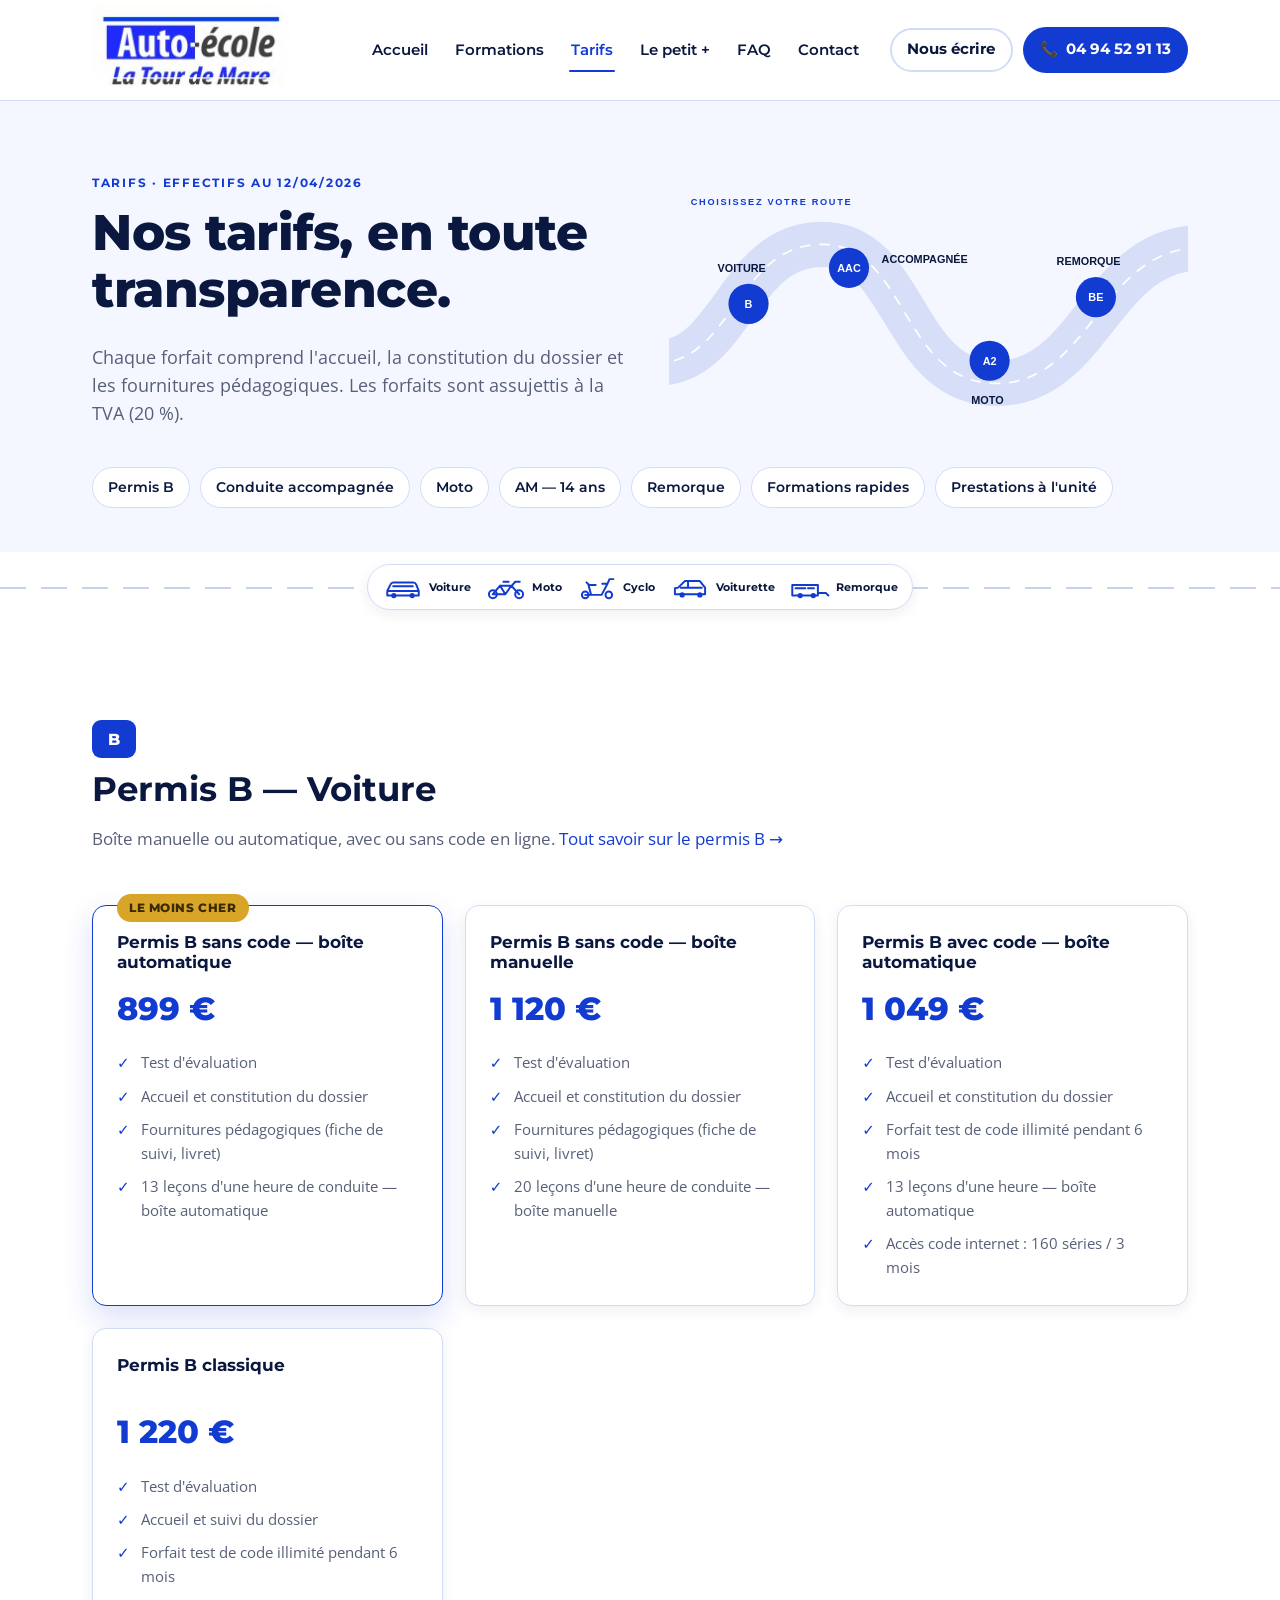
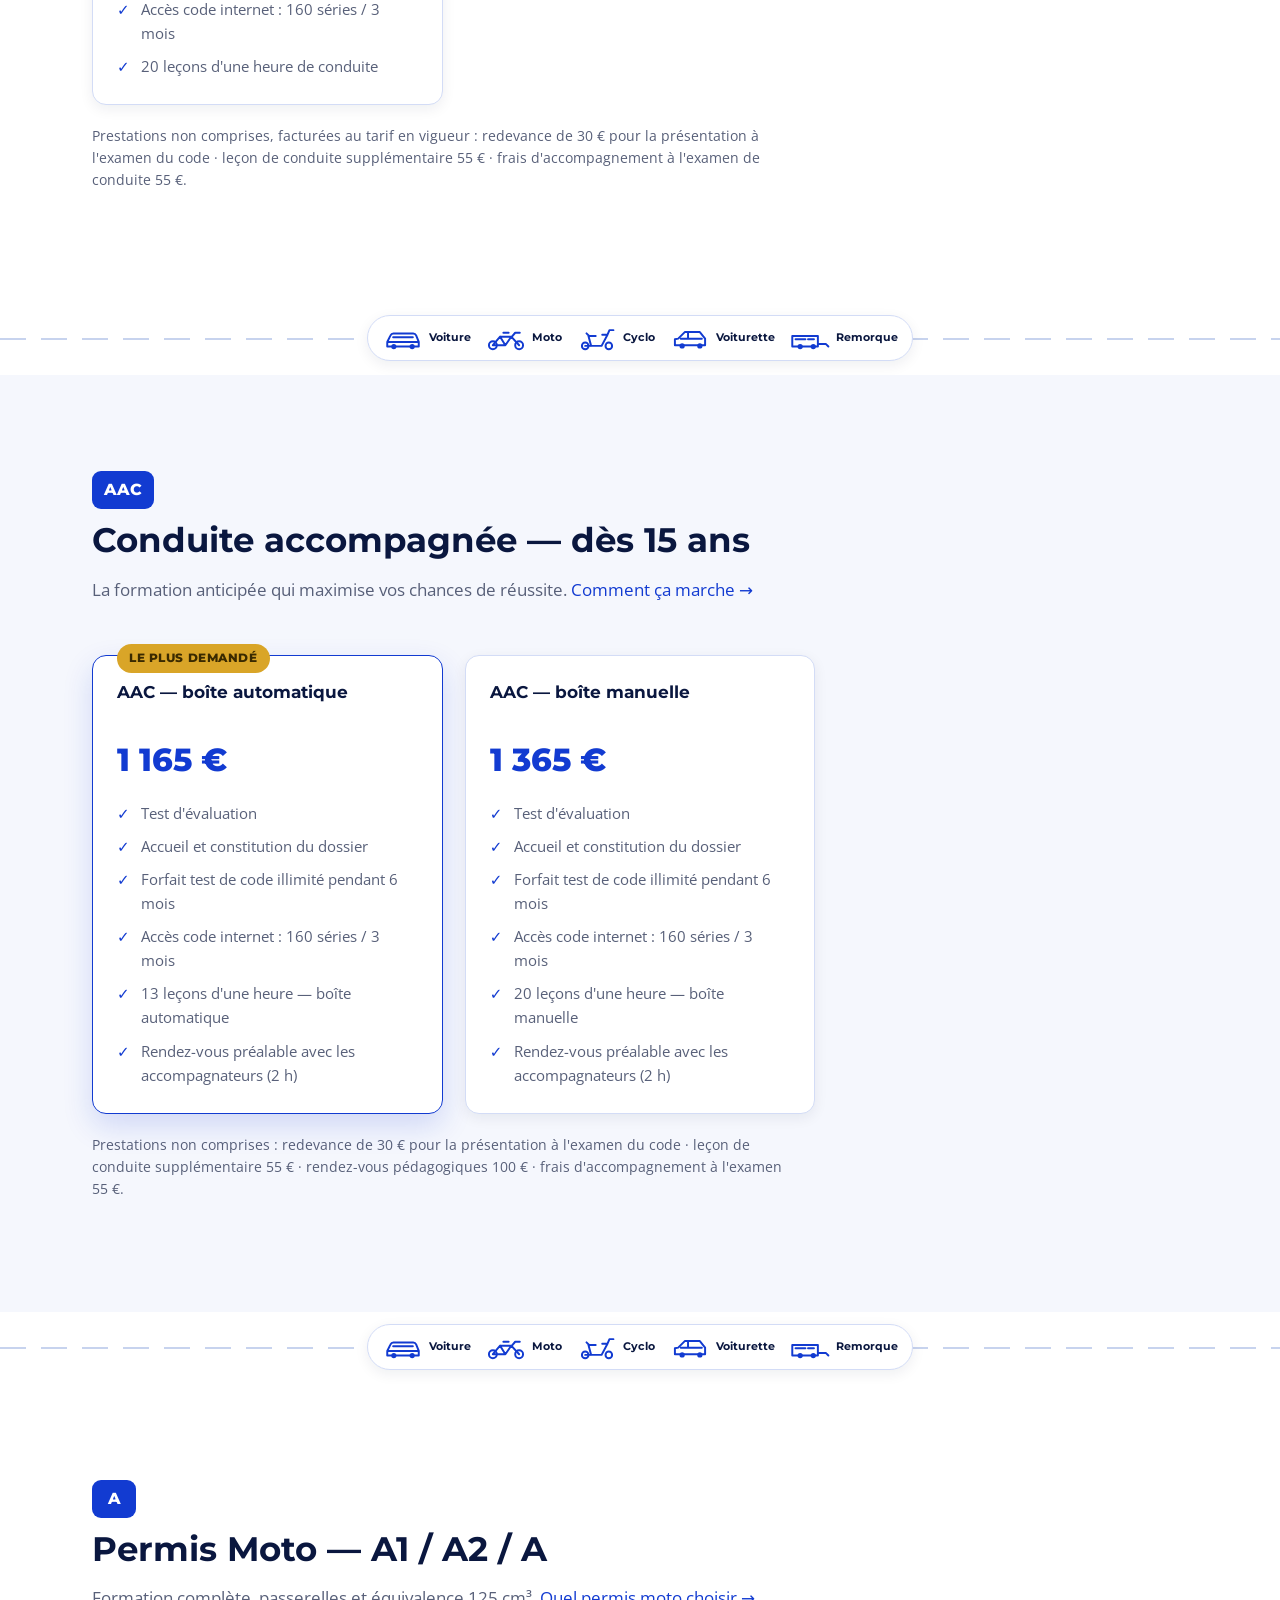
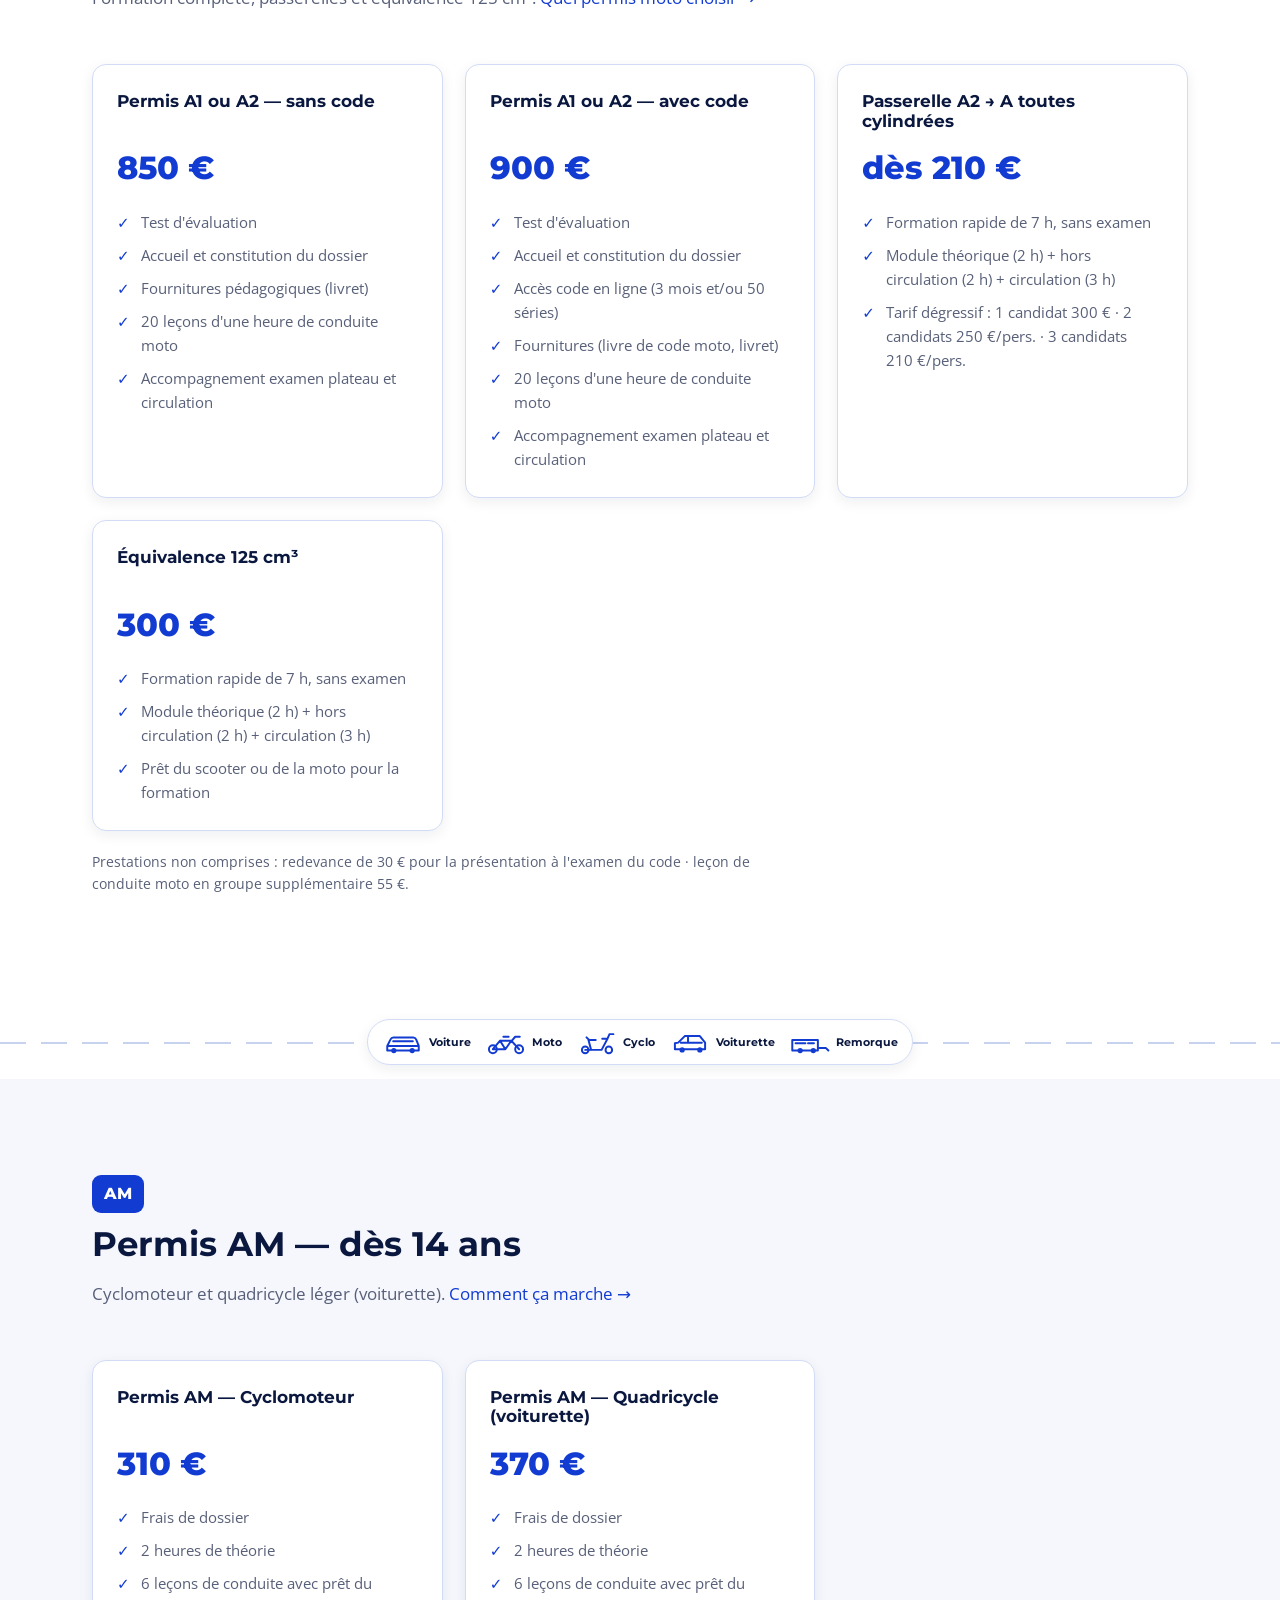
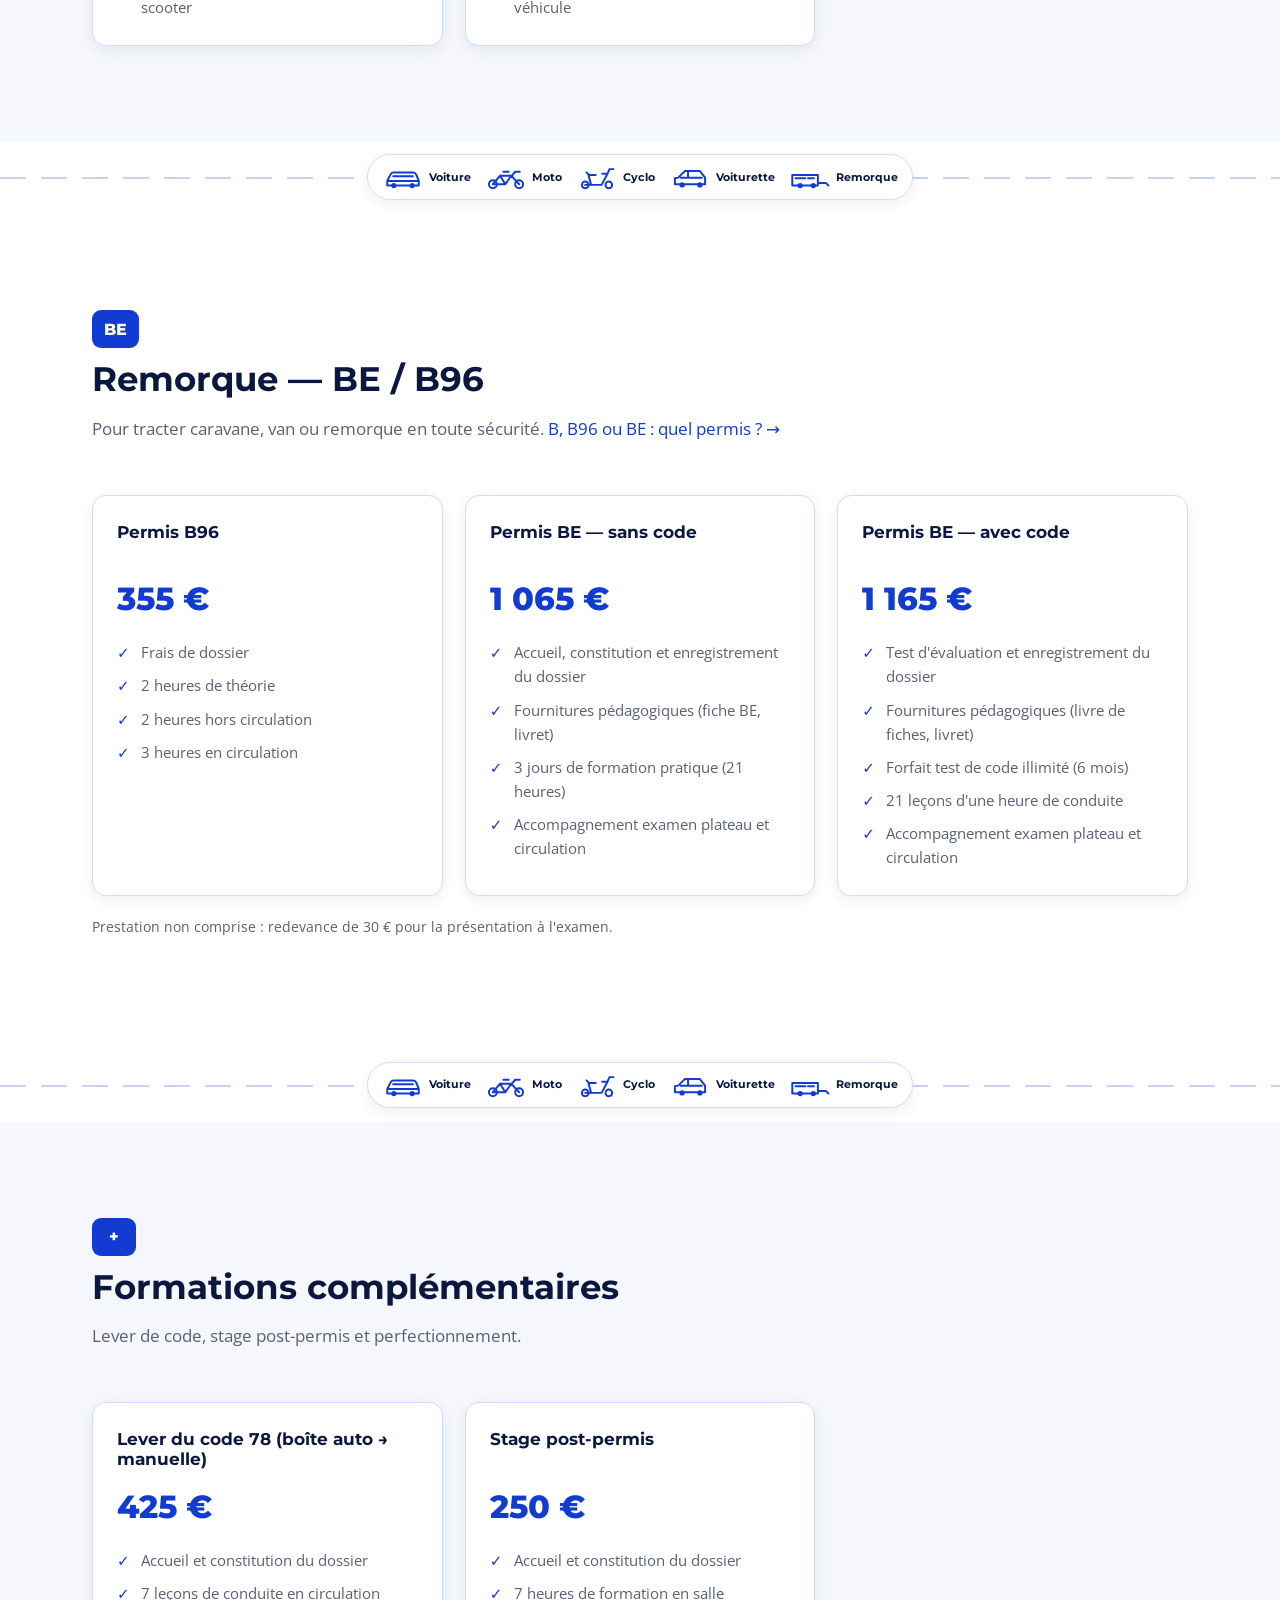
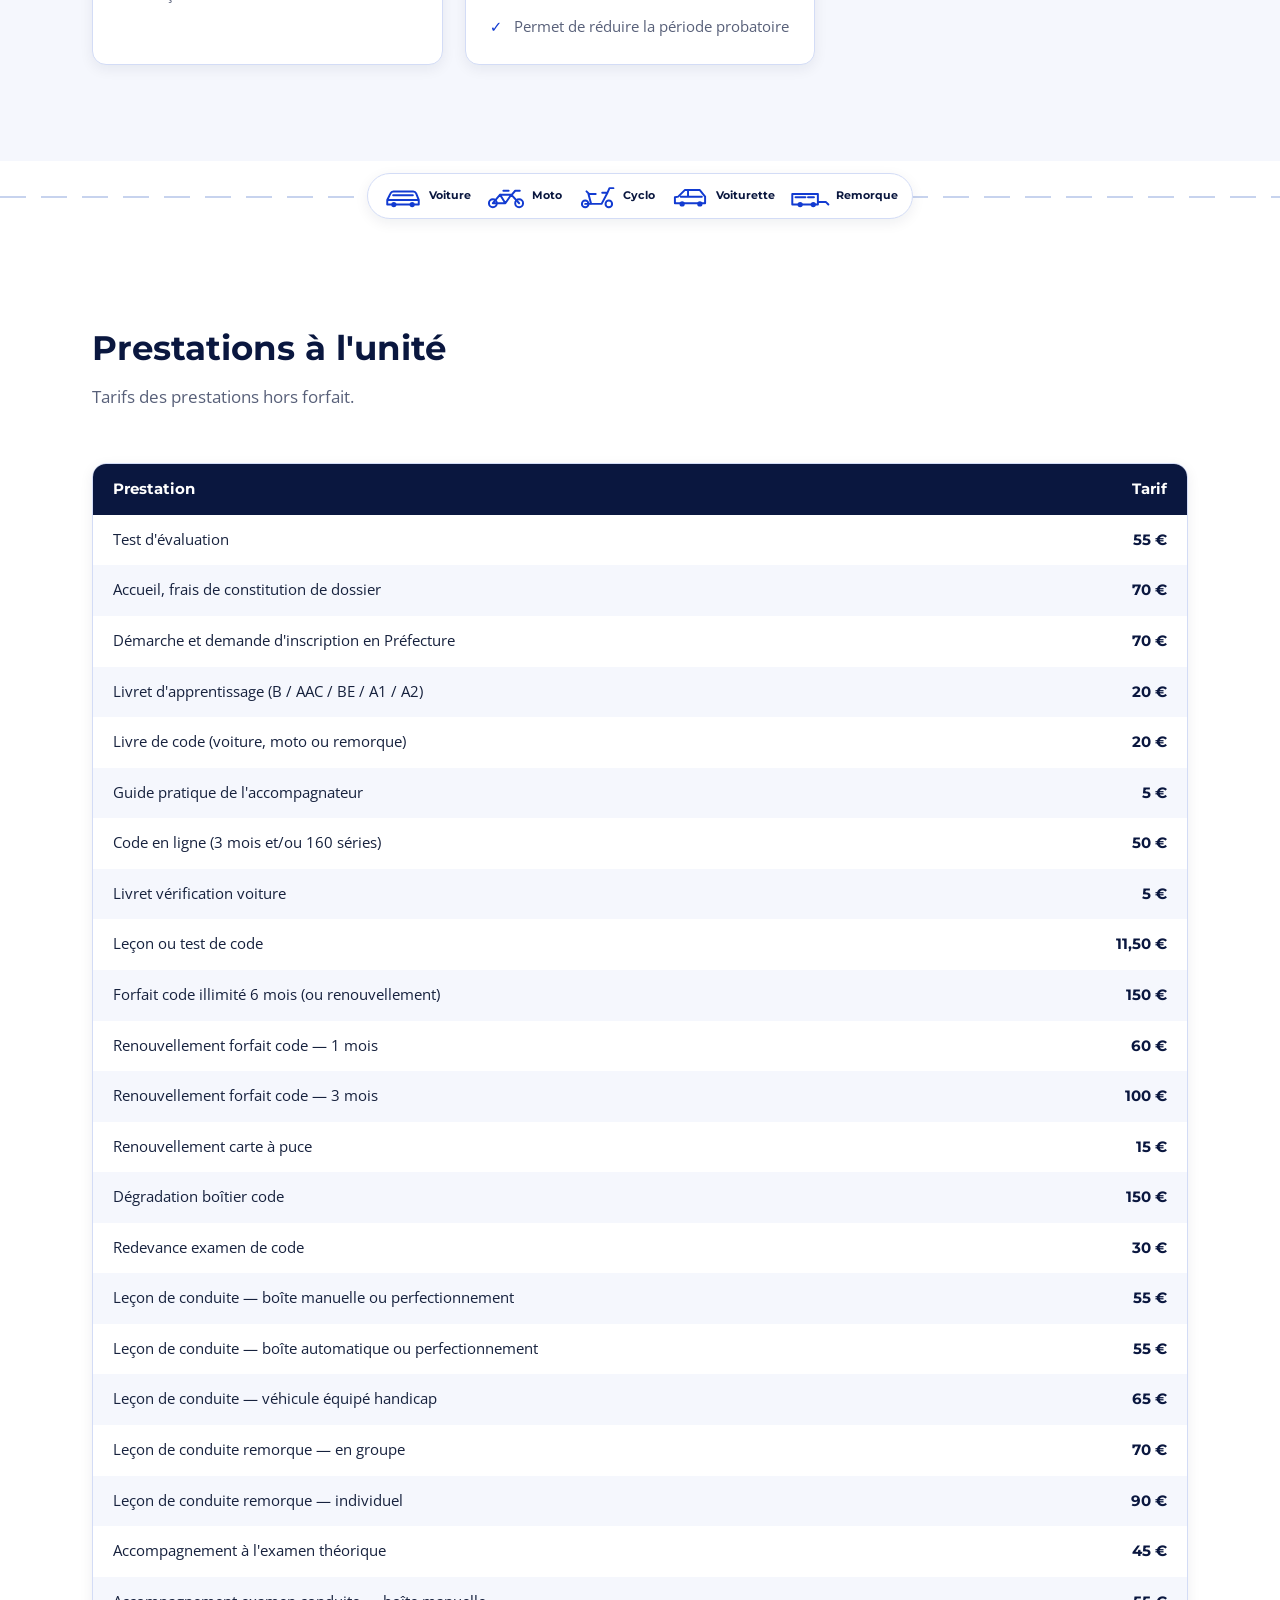
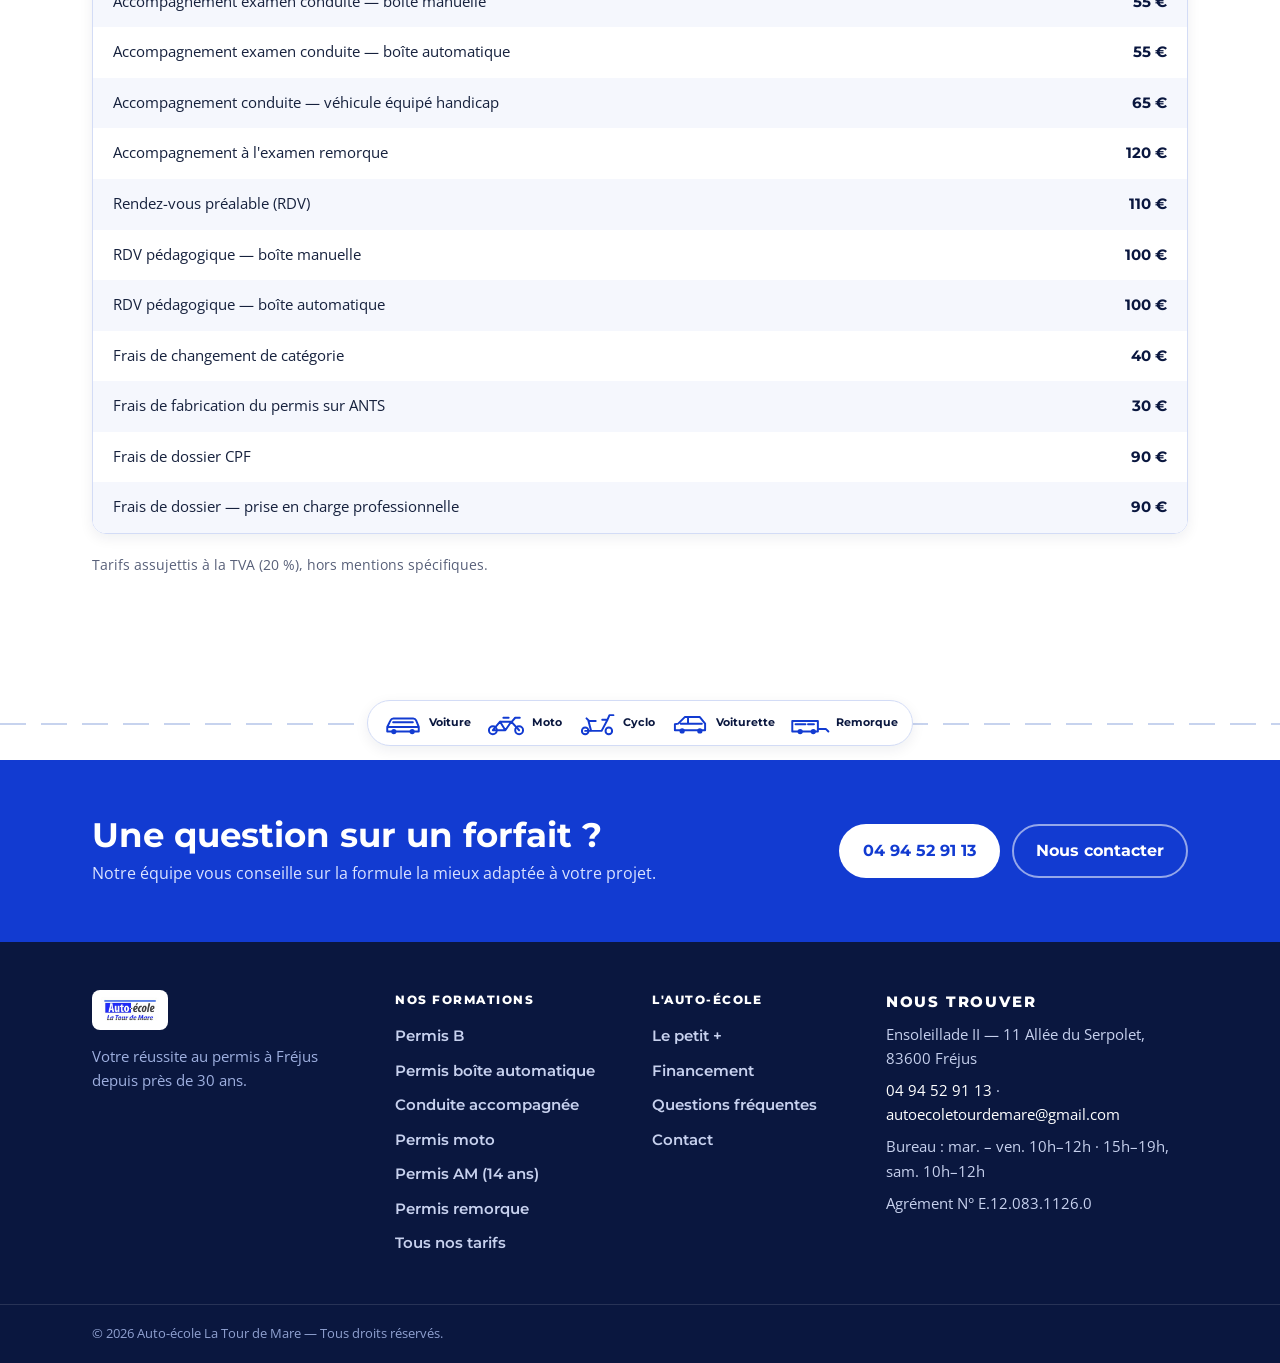
<file: tarifs.html>
<!DOCTYPE html>
<html lang="fr">
<head>
  <meta charset="UTF-8" />
  <meta name="viewport" content="width=device-width, initial-scale=1.0" />
  <title>Tarifs — Auto-école La Tour de Mare à Fréjus</title>
  <meta name="description" content="Tarifs détaillés de l'auto-école La Tour de Mare à Fréjus : permis B, conduite accompagnée, moto, cyclomoteur, voiturette, remorque, formations rapides et prestations à l'unité." />
  <link rel="icon" type="image/jpeg" href="assets/img/logo.jpg" />
  <link rel="preconnect" href="https://fonts.googleapis.com" />
  <link rel="preconnect" href="https://fonts.gstatic.com" crossorigin />
  <link href="https://fonts.googleapis.com/css2?family=Montserrat:ital,wght@0,400;0,500;0,600;0,700;0,800;1,700&family=Open+Sans:wght@400;500;600&display=swap" rel="stylesheet" />
  <link rel="stylesheet" href="css/styles.css" />
  <link rel="canonical" href="https://autoecole.antonyaddy.com/tarifs.html" />
  <meta property="og:type" content="website" />
  <meta property="og:locale" content="fr_FR" />
  <meta property="og:site_name" content="Auto-école La Tour de Mare" />
  <meta property="og:title" content="Tarifs — Auto-école La Tour de Mare à Fréjus" />
  <meta property="og:description" content="Tous nos forfaits : permis B dès 899 €, conduite accompagnée, moto, AM dès 14 ans, remorque et formations rapides." />
  <meta property="og:url" content="https://autoecole.antonyaddy.com/tarifs.html" />
  <meta property="og:image" content="https://autoecole.antonyaddy.com/assets/img/facade.jpg" />
</head>
<body id="top">

  <!-- ======================= HEADER ======================= -->
  <header class="site-header">
    <div class="container header__inner">
      <a class="brand" href="index.html" aria-label="Accueil — Auto-école La Tour de Mare">
        <img src="assets/img/logo.jpg" alt="Auto-école La Tour de Mare" class="brand__logo" width="200" height="89" decoding="async" fetchpriority="high" />
      </a>

      <nav class="nav" id="nav" aria-label="Navigation principale">
        <a href="index.html" class="nav__link">Accueil</a>
        <a href="index.html#formations" class="nav__link">Formations</a>
        <a href="tarifs.html" class="nav__link is-active" aria-current="page">Tarifs</a>
        <a href="index.html#plus" class="nav__link">Le petit +</a>
        <a href="index.html#faq" class="nav__link">FAQ</a>
        <a href="index.html#contact" class="nav__link">Contact</a>
        <div class="nav__actions">
          <a href="index.html#contact-form" class="btn btn--ghost nav__write">Nous écrire</a>
          <a href="tel:+33494529113" class="btn btn--phone nav__phone">04 94 52 91 13</a>
        </div>
      </nav>

      <button class="nav-toggle" id="navToggle" aria-label="Ouvrir le menu" aria-expanded="false" aria-controls="nav">
        <span></span><span></span><span></span>
      </button>
    </div>
  </header>

  <main>

    <!-- ======================= PAGE HERO ======================= -->
    <section class="page-hero">
      <div class="container">
        <div class="page-hero__top">
          <div class="page-hero__copy">
            <p class="eyebrow">Tarifs · effectifs au 12/04/2026</p>
            <h1>Nos tarifs, en toute transparence.</h1>
            <p class="page-hero__lead">
              Chaque forfait comprend l'accueil, la constitution du dossier et les fournitures
              pédagogiques. Les forfaits sont assujettis à la TVA (20&nbsp;%).
            </p>
          </div>
          <img class="page-hero__route" src="assets/img/route-pricing.svg" width="620" height="320" alt="Illustration d'un itinéraire reliant les formations voiture, conduite accompagnée, moto et remorque" />
        </div>
        <nav class="tarif-jump" aria-label="Accès rapide aux catégories">
          <a href="#permis-b">Permis B</a>
          <a href="#aac">Conduite accompagnée</a>
          <a href="#moto">Moto</a>
          <a href="#am">AM — 14 ans</a>
          <a href="#remorque">Remorque</a>
          <a href="#complementaires">Formations rapides</a>
          <a href="#prestations">Prestations à l'unité</a>
        </nav>
      </div>
    </section>

    <!-- ======================= PERMIS B ======================= -->
    <section class="section" id="permis-b">
      <div class="container">
        <header class="section__head section__head--left">
          <span class="cat-badge">B</span>
          <h2>Permis B — Voiture</h2>
          <p class="section__intro">Boîte manuelle ou automatique, avec ou sans code en ligne. <a href="permis-b.html">Tout savoir sur le permis B →</a></p>
        </header>

        <div class="price-grid">
          <article class="price-card price-card--feature">
            <span class="price-card__tag">Le moins cher</span>
            <h3>Permis B sans code — boîte automatique</h3>
            <p class="price-card__price">899&nbsp;€</p>
            <ul>
              <li>Test d'évaluation</li>
              <li>Accueil et constitution du dossier</li>
              <li>Fournitures pédagogiques (fiche de suivi, livret)</li>
              <li>13 leçons d'une heure de conduite — boîte automatique</li>
            </ul>
          </article>

          <article class="price-card">
            <h3>Permis B sans code — boîte manuelle</h3>
            <p class="price-card__price">1&nbsp;120&nbsp;€</p>
            <ul>
              <li>Test d'évaluation</li>
              <li>Accueil et constitution du dossier</li>
              <li>Fournitures pédagogiques (fiche de suivi, livret)</li>
              <li>20 leçons d'une heure de conduite — boîte manuelle</li>
            </ul>
          </article>

          <article class="price-card">
            <h3>Permis B avec code — boîte automatique</h3>
            <p class="price-card__price">1&nbsp;049&nbsp;€</p>
            <ul>
              <li>Test d'évaluation</li>
              <li>Accueil et constitution du dossier</li>
              <li>Forfait test de code illimité pendant 6 mois</li>
              <li>13 leçons d'une heure — boîte automatique</li>
              <li>Accès code internet : 160 séries / 3 mois</li>
            </ul>
          </article>

          <article class="price-card">
            <h3>Permis B classique</h3>
            <p class="price-card__price">1&nbsp;220&nbsp;€</p>
            <ul>
              <li>Test d'évaluation</li>
              <li>Accueil et suivi du dossier</li>
              <li>Forfait test de code illimité pendant 6 mois</li>
              <li>Accès code internet : 160 séries / 3 mois</li>
              <li>20 leçons d'une heure de conduite</li>
            </ul>
          </article>
        </div>
        <p class="fineprint">
          Prestations non comprises, facturées au tarif en vigueur : redevance de 30&nbsp;€ pour
          la présentation à l'examen du code · leçon de conduite supplémentaire 55&nbsp;€ ·
          frais d'accompagnement à l'examen de conduite 55&nbsp;€.
        </p>
      </div>
    </section>

    <!-- ======================= AAC ======================= -->
    <section class="section section--tint" id="aac">
      <div class="container">
        <header class="section__head section__head--left">
          <span class="cat-badge">AAC</span>
          <h2>Conduite accompagnée — dès 15 ans</h2>
          <p class="section__intro">La formation anticipée qui maximise vos chances de réussite. <a href="conduite-accompagnee.html">Comment ça marche →</a></p>
        </header>

        <div class="price-grid">
          <article class="price-card price-card--feature">
            <span class="price-card__tag">Le plus demandé</span>
            <h3>AAC — boîte automatique</h3>
            <p class="price-card__price">1&nbsp;165&nbsp;€</p>
            <ul>
              <li>Test d'évaluation</li>
              <li>Accueil et constitution du dossier</li>
              <li>Forfait test de code illimité pendant 6 mois</li>
              <li>Accès code internet : 160 séries / 3 mois</li>
              <li>13 leçons d'une heure — boîte automatique</li>
              <li>Rendez-vous préalable avec les accompagnateurs (2 h)</li>
            </ul>
          </article>

          <article class="price-card">
            <h3>AAC — boîte manuelle</h3>
            <p class="price-card__price">1&nbsp;365&nbsp;€</p>
            <ul>
              <li>Test d'évaluation</li>
              <li>Accueil et constitution du dossier</li>
              <li>Forfait test de code illimité pendant 6 mois</li>
              <li>Accès code internet : 160 séries / 3 mois</li>
              <li>20 leçons d'une heure — boîte manuelle</li>
              <li>Rendez-vous préalable avec les accompagnateurs (2 h)</li>
            </ul>
          </article>
        </div>
        <p class="fineprint">
          Prestations non comprises : redevance de 30&nbsp;€ pour la présentation à l'examen du
          code · leçon de conduite supplémentaire 55&nbsp;€ · rendez-vous pédagogiques 100&nbsp;€ · frais d'accompagnement à l'examen 55&nbsp;€.
        </p>
      </div>
    </section>

    <!-- ======================= MOTO ======================= -->
    <section class="section" id="moto">
      <div class="container">
        <header class="section__head section__head--left">
          <span class="cat-badge">A</span>
          <h2>Permis Moto — A1 / A2 / A</h2>
          <p class="section__intro">Formation complète, passerelles et équivalence 125&nbsp;cm³. <a href="permis-moto.html">Quel permis moto choisir →</a></p>
        </header>

        <div class="price-grid">
          <article class="price-card">
            <h3>Permis A1 ou A2 — sans code</h3>
            <p class="price-card__price">850&nbsp;€</p>
            <ul>
              <li>Test d'évaluation</li>
              <li>Accueil et constitution du dossier</li>
              <li>Fournitures pédagogiques (livret)</li>
              <li>20 leçons d'une heure de conduite moto</li>
              <li>Accompagnement examen plateau et circulation</li>
            </ul>
          </article>

          <article class="price-card">
            <h3>Permis A1 ou A2 — avec code</h3>
            <p class="price-card__price">900&nbsp;€</p>
            <ul>
              <li>Test d'évaluation</li>
              <li>Accueil et constitution du dossier</li>
              <li>Accès code en ligne (3 mois et/ou 50 séries)</li>
              <li>Fournitures (livre de code moto, livret)</li>
              <li>20 leçons d'une heure de conduite moto</li>
              <li>Accompagnement examen plateau et circulation</li>
            </ul>
          </article>

          <article class="price-card">
            <h3>Passerelle A2 → A toutes cylindrées</h3>
            <p class="price-card__price">dès 210&nbsp;€</p>
            <ul>
              <li>Formation rapide de 7 h, sans examen</li>
              <li>Module théorique (2 h) + hors circulation (2 h) + circulation (3 h)</li>
              <li>Tarif dégressif : 1 candidat 300&nbsp;€ · 2 candidats 250&nbsp;€/pers. · 3 candidats 210&nbsp;€/pers.</li>
            </ul>
          </article>

          <article class="price-card">
            <h3>Équivalence 125&nbsp;cm³</h3>
            <p class="price-card__price">300&nbsp;€</p>
            <ul>
              <li>Formation rapide de 7 h, sans examen</li>
              <li>Module théorique (2 h) + hors circulation (2 h) + circulation (3 h)</li>
              <li>Prêt du scooter ou de la moto pour la formation</li>
            </ul>
          </article>
        </div>
        <p class="fineprint">
          Prestations non comprises : redevance de 30&nbsp;€ pour la présentation à l'examen du
          code · leçon de conduite moto en groupe supplémentaire 55&nbsp;€.
        </p>
      </div>
    </section>

    <!-- ======================= AM ======================= -->
    <section class="section section--tint" id="am">
      <div class="container">
        <header class="section__head section__head--left">
          <span class="cat-badge">AM</span>
          <h2>Permis AM — dès 14 ans</h2>
          <p class="section__intro">Cyclomoteur et quadricycle léger (voiturette). <a href="permis-am.html">Comment ça marche →</a></p>
        </header>

        <div class="price-grid">
          <article class="price-card">
            <h3>Permis AM — Cyclomoteur</h3>
            <p class="price-card__price">310&nbsp;€</p>
            <ul>
              <li>Frais de dossier</li>
              <li>2 heures de théorie</li>
              <li>6 leçons de conduite avec prêt du scooter</li>
            </ul>
          </article>

          <article class="price-card">
            <h3>Permis AM — Quadricycle (voiturette)</h3>
            <p class="price-card__price">370&nbsp;€</p>
            <ul>
              <li>Frais de dossier</li>
              <li>2 heures de théorie</li>
              <li>6 leçons de conduite avec prêt du véhicule</li>
            </ul>
          </article>
        </div>
      </div>
    </section>

    <!-- ======================= REMORQUE ======================= -->
    <section class="section" id="remorque">
      <div class="container">
        <header class="section__head section__head--left">
          <span class="cat-badge">BE</span>
          <h2>Remorque — BE / B96</h2>
          <p class="section__intro">Pour tracter caravane, van ou remorque en toute sécurité. <a href="permis-remorque.html">B, B96 ou BE : quel permis ? →</a></p>
        </header>

        <div class="price-grid">
          <article class="price-card">
            <h3>Permis B96</h3>
            <p class="price-card__price">355&nbsp;€</p>
            <ul>
              <li>Frais de dossier</li>
              <li>2 heures de théorie</li>
              <li>2 heures hors circulation</li>
              <li>3 heures en circulation</li>
            </ul>
          </article>

          <article class="price-card">
            <h3>Permis BE — sans code</h3>
            <p class="price-card__price">1&nbsp;065&nbsp;€</p>
            <ul>
              <li>Accueil, constitution et enregistrement du dossier</li>
              <li>Fournitures pédagogiques (fiche BE, livret)</li>
              <li>3 jours de formation pratique (21 heures)</li>
              <li>Accompagnement examen plateau et circulation</li>
            </ul>
          </article>

          <article class="price-card">
            <h3>Permis BE — avec code</h3>
            <p class="price-card__price">1&nbsp;165&nbsp;€</p>
            <ul>
              <li>Test d'évaluation et enregistrement du dossier</li>
              <li>Fournitures pédagogiques (livre de fiches, livret)</li>
              <li>Forfait test de code illimité (6 mois)</li>
              <li>21 leçons d'une heure de conduite</li>
              <li>Accompagnement examen plateau et circulation</li>
            </ul>
          </article>
        </div>
        <p class="fineprint">
          Prestation non comprise : redevance de 30&nbsp;€ pour la présentation à l'examen.
        </p>
      </div>
    </section>

    <!-- ======================= COMPLEMENTAIRES ======================= -->
    <section class="section section--tint" id="complementaires">
      <div class="container">
        <header class="section__head section__head--left">
          <span class="cat-badge">+</span>
          <h2>Formations complémentaires</h2>
          <p class="section__intro">Lever de code, stage post-permis et perfectionnement.</p>
        </header>

        <div class="price-grid">
          <article class="price-card">
            <h3>Lever du code 78 (boîte auto → manuelle)</h3>
            <p class="price-card__price">425&nbsp;€</p>
            <ul>
              <li>Accueil et constitution du dossier</li>
              <li>7 leçons de conduite en circulation</li>
            </ul>
          </article>

          <article class="price-card">
            <h3>Stage post-permis</h3>
            <p class="price-card__price">250&nbsp;€</p>
            <ul>
              <li>Accueil et constitution du dossier</li>
              <li>7 heures de formation en salle</li>
              <li>Permet de réduire la période probatoire</li>
            </ul>
          </article>
        </div>
      </div>
    </section>

    <!-- ======================= PRESTATIONS A L'UNITE ======================= -->
    <section class="section" id="prestations">
      <div class="container">
        <header class="section__head section__head--left">
          <h2>Prestations à l'unité</h2>
          <p class="section__intro">Tarifs des prestations hors forfait.</p>
        </header>

        <div class="table-wrap">
          <table class="rate-table">
            <thead>
              <tr><th scope="col">Prestation</th><th scope="col">Tarif</th></tr>
            </thead>
            <tbody>
              <tr><td>Test d'évaluation</td><td>55&nbsp;€</td></tr>
              <tr><td>Accueil, frais de constitution de dossier</td><td>70&nbsp;€</td></tr>
              <tr><td>Démarche et demande d'inscription en Préfecture</td><td>70&nbsp;€</td></tr>
              <tr><td>Livret d'apprentissage (B / AAC / BE / A1 / A2)</td><td>20&nbsp;€</td></tr>
              <tr><td>Livre de code (voiture, moto ou remorque)</td><td>20&nbsp;€</td></tr>
              <tr><td>Guide pratique de l'accompagnateur</td><td>5&nbsp;€</td></tr>
              <tr><td>Code en ligne (3 mois et/ou 160 séries)</td><td>50&nbsp;€</td></tr>
              <tr><td>Livret vérification voiture</td><td>5&nbsp;€</td></tr>
              <tr><td>Leçon ou test de code</td><td>11,50&nbsp;€</td></tr>
              <tr><td>Forfait code illimité 6 mois (ou renouvellement)</td><td>150&nbsp;€</td></tr>
              <tr><td>Renouvellement forfait code — 1 mois</td><td>60&nbsp;€</td></tr>
              <tr><td>Renouvellement forfait code — 3 mois</td><td>100&nbsp;€</td></tr>
              <tr><td>Renouvellement carte à puce</td><td>15&nbsp;€</td></tr>
              <tr><td>Dégradation boîtier code</td><td>150&nbsp;€</td></tr>
              <tr><td>Redevance examen de code</td><td>30&nbsp;€</td></tr>
              <tr><td>Leçon de conduite — boîte manuelle ou perfectionnement</td><td>55&nbsp;€</td></tr>
              <tr><td>Leçon de conduite — boîte automatique ou perfectionnement</td><td>55&nbsp;€</td></tr>
              <tr><td>Leçon de conduite — véhicule équipé handicap</td><td>65&nbsp;€</td></tr>
              <tr><td>Leçon de conduite remorque — en groupe</td><td>70&nbsp;€</td></tr>
              <tr><td>Leçon de conduite remorque — individuel</td><td>90&nbsp;€</td></tr>
              <tr><td>Accompagnement à l'examen théorique</td><td>45&nbsp;€</td></tr>
              <tr><td>Accompagnement examen conduite — boîte manuelle</td><td>55&nbsp;€</td></tr>
              <tr><td>Accompagnement examen conduite — boîte automatique</td><td>55&nbsp;€</td></tr>
              <tr><td>Accompagnement conduite — véhicule équipé handicap</td><td>65&nbsp;€</td></tr>
              <tr><td>Accompagnement à l'examen remorque</td><td>120&nbsp;€</td></tr>
              <tr><td>Rendez-vous préalable (RDV)</td><td>110&nbsp;€</td></tr>
              <tr><td>RDV pédagogique — boîte manuelle</td><td>100&nbsp;€</td></tr>
              <tr><td>RDV pédagogique — boîte automatique</td><td>100&nbsp;€</td></tr>
              <tr><td>Frais de changement de catégorie</td><td>40&nbsp;€</td></tr>
              <tr><td>Frais de fabrication du permis sur ANTS</td><td>30&nbsp;€</td></tr>
              <tr><td>Frais de dossier CPF</td><td>90&nbsp;€</td></tr>
              <tr><td>Frais de dossier — prise en charge professionnelle</td><td>90&nbsp;€</td></tr>
            </tbody>
          </table>
        </div>
        <p class="fineprint">Tarifs assujettis à la TVA (20&nbsp;%), hors mentions spécifiques.</p>
      </div>
    </section>

    <!-- ======================= CTA ======================= -->
    <section class="cta-band">
      <div class="container cta-band__inner">
        <div>
          <h2>Une question sur un forfait ?</h2>
          <p>Notre équipe vous conseille sur la formule la mieux adaptée à votre projet.</p>
        </div>
        <div class="cta-band__actions">
          <a href="tel:+33494529113" class="btn btn--light">04 94 52 91 13</a>
          <a href="index.html#contact" class="btn btn--ghost-light">Nous contacter</a>
        </div>
      </div>
    </section>

  </main>

  <!-- ======================= FOOTER ======================= -->
  <footer class="site-footer">
    <div class="container footer__inner">
      <div class="footer__brand">
        <img src="assets/img/logo.jpg" alt="Auto-école La Tour de Mare" class="footer__logo" />
        <p>Votre réussite au permis à Fréjus depuis près de 30&nbsp;ans.</p>
      </div>
      <nav class="footer__nav" aria-label="Nos formations">
        <p class="footer__title">Nos formations</p>
        <a href="permis-b.html">Permis B</a>
        <a href="permis-boite-automatique.html">Permis boîte automatique</a>
        <a href="conduite-accompagnee.html">Conduite accompagnée</a>
        <a href="permis-moto.html">Permis moto</a>
        <a href="permis-am.html">Permis AM (14 ans)</a>
        <a href="permis-remorque.html">Permis remorque</a>
        <a href="tarifs.html">Tous nos tarifs</a>
      </nav>
      <nav class="footer__nav" aria-label="Pied de page">
        <p class="footer__title">L'auto-école</p>
        <a href="index.html#plus">Le petit +</a>
        <a href="index.html#financement">Financement</a>
        <a href="index.html#faq">Questions fréquentes</a>
        <a href="index.html#contact">Contact</a>
      </nav>
      <div class="footer__contact">
        <p class="footer__title">Nous trouver</p>
        <p>Ensoleillade II — 11 Allée du Serpolet, 83600 Fréjus</p>
        <p><a href="tel:+33494529113">04 94 52 91 13</a> · <a href="mailto:autoecoletourdemare@gmail.com">autoecoletourdemare@gmail.com</a></p>
        <p>Bureau : <span class="nowrap">mar. – ven.</span> <span class="nowrap">10h–12h</span> · <span class="nowrap">15h–19h</span>, <span class="nowrap">sam. 10h–12h</span></p>
        <p>Agrément N° E.12.083.1126.0</p>
      </div>
    </div>
    <div class="footer__legal">
      <div class="container">
        <p>© <span id="year"></span> Auto-école La Tour de Mare — Tous droits réservés.</p>
      </div>
    </div>
  </footer>

  <script src="js/main.js"></script>
</body>
</html>
</file>
<file: css/styles.css>
/* =====================================================================
   Auto-école La Tour de Mare — feuille de styles
   Couleurs de marque dérivées du logo (bleu roi + blanc).
   ===================================================================== */

:root {
  --blue:        #123bd1;   /* bleu logo */
  --blue-dark:   #0b2492;   /* survol / profondeur */
  --navy:        #0a173f;   /* texte titres / footer */
  --blue-soft:   #eaeefb;   /* fonds teintés */
  --blue-line:   #d3dcf6;   /* bordures */
  --gold:        #d9a528;   /* accent distinction */

  --ink:   #16213d;
  --muted: #586079;
  --bg:    #ffffff;
  --surface: #f5f7fd;

  --radius: 14px;
  --radius-sm: 9px;
  --shadow: 0 10px 30px rgba(10, 23, 63, 0.08);
  --shadow-sm: 0 4px 14px rgba(10, 23, 63, 0.07);
  --maxw: 1140px;
  --edge: 22px;
  --header-h: 101px;

  --ff-head: "Montserrat", system-ui, sans-serif;
  --ff-body: "Open Sans", system-ui, sans-serif;
}

/* ---------- Reset ---------- */
*, *::before, *::after { box-sizing: border-box; }
html { scroll-behavior: smooth; scroll-padding-top: 92px; }
body {
  margin: 0;
  font-family: var(--ff-body);
  color: var(--ink);
  background: var(--bg);
  line-height: 1.6;
  -webkit-font-smoothing: antialiased;
}
img { max-width: 100%; display: block; }
a { color: var(--blue); text-decoration: none; }
a:hover { color: var(--blue-dark); }
h1, h2, h3 { font-family: var(--ff-head); color: var(--navy); line-height: 1.15; margin: 0 0 .5em; }
h1 { font-size: clamp(1.9rem, 4.4vw, 3.1rem); font-weight: 800; letter-spacing: -0.01em; }
h2 { font-size: clamp(1.5rem, 3vw, 2.1rem); font-weight: 700; }
h3 { font-size: 1.15rem; font-weight: 700; }
p { margin: 0 0 1rem; }
.nowrap { white-space: nowrap; }

.container { width: 100%; max-width: var(--maxw); margin-inline: auto; padding-inline: var(--edge); }

/* ---------- Boutons ---------- */
.btn {
  display: inline-flex; align-items: center; justify-content: center;
  gap: .5em;
  font-family: var(--ff-head); font-weight: 700; font-size: .98rem;
  padding: .8em 1.4em; border-radius: 999px;
  border: 2px solid transparent; cursor: pointer;
  transition: transform .15s ease, background .15s ease, color .15s ease, box-shadow .15s ease;
  white-space: nowrap;
}
.btn:hover { transform: translateY(-2px); }
.btn--primary { background: var(--blue); color: #fff; box-shadow: 0 8px 20px rgba(18, 59, 209, .28); }
.btn--primary:hover { background: var(--blue-dark); color: #fff; }
.btn--ghost { background: transparent; border-color: var(--blue-line); color: var(--navy); }
.btn--ghost:hover { border-color: var(--blue); color: var(--blue); }
.btn--phone { background: var(--blue); color: #fff; padding: .6em 1.05em; font-size: .92rem; }
.btn--phone::before { content: "📞"; }
.btn--phone:hover { background: var(--blue-dark); color: #fff; }
.btn--light { background: #fff; color: var(--blue); }
.btn--light:hover { color: var(--blue-dark); }
.btn--ghost-light { background: transparent; border-color: rgba(255,255,255,.55); color: #fff; }
.btn--ghost-light:hover { border-color: #fff; color: #fff; }

/* ---------- Eyebrow / section head ---------- */
.eyebrow {
  font-family: var(--ff-head); font-weight: 700; font-size: .78rem;
  letter-spacing: .14em; text-transform: uppercase; color: var(--blue);
  margin: 0 0 .7rem;
}
.eyebrow--center { text-align: center; }

.section { padding: clamp(56px, 8vw, 96px) 0; }
.section--tint { background: var(--surface); }
.section__head { max-width: 720px; margin: 0 auto clamp(32px, 5vw, 52px); text-align: center; }
.section__head--left { margin-inline: 0; text-align: left; }
.section__intro { color: var(--muted); font-size: 1.05rem; margin: 0; }

/* A quiet continuation of the route between sections */
.road-divider { height: 72px; position: relative; overflow: hidden; background: #fff; }
.road-divider::before {
  content: ""; position: absolute; top: 35px; left: 0; right: 0; height: 2px;
  background: repeating-linear-gradient(90deg, #c7d3ee 0 26px, transparent 26px 41px);
}
.road-divider__vehicles {
  display: inline-flex; align-items: center; gap: 14px;
  position: absolute; z-index: 1; top: 12px; left: 50%; transform: translateX(-50%);
  max-width: calc(100% - 24px); min-height: 46px; padding: 5px 14px;
  color: var(--blue); background: #fff; border: 1px solid var(--blue-line);
  border-radius: 999px; box-shadow: var(--shadow-sm); white-space: nowrap;
}
.road-divider__item { display: inline-flex; align-items: center; gap: 5px; color: var(--navy); font-family: var(--ff-head); font-size: .68rem; font-weight: 700; }
.road-divider__item svg { display: block; width: 42px; height: 28px; flex: none; color: var(--blue); }
.road-divider.is-driving .road-divider__vehicles { animation: road-cross 1.5s cubic-bezier(.22,1,.36,1) both; }
@keyframes road-cross {
  from { left: 0; transform: translateX(-100%); }
  to { left: 50%; transform: translateX(-50%); }
}

/* =====================================================================
   HEADER
   ===================================================================== */
/* En-tête fixe : la page réserve sa hauteur une fois pour toutes, si bien que sa
   réduction au défilement ne décale plus le contenu (sinon, effet de tremblement). */
body { padding-top: var(--header-h); }
.site-header {
  position: fixed; top: 0; left: 0; right: 0; z-index: 100;
  background: rgba(255,255,255,.92);
  backdrop-filter: saturate(140%) blur(8px);
  border-bottom: 1px solid var(--blue-line);
  transition: box-shadow .25s ease, background .25s ease;
}
/* En-tête compact une fois la page défilée */
.site-header.is-compact { background: rgba(255,255,255,.97); box-shadow: 0 6px 20px rgba(10, 23, 63, .08); }
.header__inner { display: flex; align-items: center; justify-content: space-between; min-height: 100px; gap: 16px; transition: min-height .25s ease; }
.brand { flex: none; display: block; }
.brand__logo { height: 88px; width: auto; transition: height .25s ease; }
.site-header.is-compact .header__inner { min-height: 74px; }
.site-header.is-compact .brand__logo { height: 62px; }
.nav { display: flex; align-items: center; gap: clamp(14px, 1.8vw, 28px); }
.nav__link {
  font-family: var(--ff-head); font-weight: 600; font-size: .96rem; color: var(--navy);
  padding: 6px 2px; position: relative; white-space: nowrap;
}
.nav__link::after {
  content: ""; position: absolute; left: 0; right: 0; bottom: -4px; height: 2px; background: var(--blue); border-radius: 2px;
  transform: scaleX(0); transition: transform .25s ease;
}
.nav__link:hover { color: var(--blue); }
.nav__link:hover::after { transform: scaleX(.5); }
.nav__link.is-active { color: var(--blue); }
.nav__link.is-active::after { transform: scaleX(1); }
.nav__link:focus-visible, .nav-toggle:focus-visible { outline: 3px solid var(--blue); outline-offset: 4px; border-radius: 4px; }
.nav__actions { display: flex; align-items: center; gap: 10px; margin-left: 6px; }
.nav__write { display: none; padding: .55em 1.05em; font-size: .92rem; }
@media (min-width: 1200px) {
  .nav__write { display: inline-flex; }
}

.nav-toggle {
  display: none; flex-direction: column; gap: 5px; background: none; border: 0; padding: 10px; margin-right: -10px; cursor: pointer;
}
.nav-toggle span { width: 26px; height: 2px; background: var(--navy); border-radius: 2px; transition: .25s; }
.nav-toggle[aria-expanded="true"] span:nth-child(1) { transform: translateY(7px) rotate(45deg); }
.nav-toggle[aria-expanded="true"] span:nth-child(2) { opacity: 0; }
.nav-toggle[aria-expanded="true"] span:nth-child(3) { transform: translateY(-7px) rotate(-45deg); }

/* Menu replié : tablettes et mobiles */
@media (max-width: 980px) {
  .nav-toggle { display: flex; }
  .nav {
    position: absolute; top: 100%; left: 0; right: 0;
    flex-direction: column; align-items: stretch; gap: 0;
    max-height: calc(100vh - 100%); overflow-y: auto;
    background: #fff; border-bottom: 1px solid var(--blue-line);
    padding: 8px var(--edge) 22px; box-shadow: 0 18px 30px rgba(10, 23, 63, .12);
    opacity: 0; transform: translateY(-10px); visibility: hidden; pointer-events: none;
    transition: opacity .22s ease, transform .22s ease, visibility 0s linear .22s;
  }
  .nav.is-open {
    opacity: 1; transform: none; visibility: visible; pointer-events: auto;
    transition: opacity .22s ease, transform .22s ease;
  }
  .nav__link { display: flex; align-items: center; justify-content: space-between; padding: 14px 4px; font-size: 1.02rem; border-bottom: 1px solid var(--surface); }
  .nav__link::after { display: none; }
  .nav__link.is-active::before { content: ""; order: 2; width: 8px; height: 8px; border-radius: 50%; background: var(--blue); }
  .nav__actions { flex-direction: column; align-items: stretch; gap: 10px; margin: 16px 0 0; }
  .nav__write { display: inline-flex; }
  .nav__actions .btn { width: 100%; }
}
@media (prefers-reduced-motion: reduce) {
  .site-header, .header__inner, .brand__logo, .nav, .nav__link::after { transition: none; }
}

/* =====================================================================
   HERO (accueil)
   ===================================================================== */
.hero {
  position: relative; overflow: hidden;
  background: #f4f7ff;
  padding: clamp(40px, 5vw, 70px) 0;
}

/* Voiture et moto auto-école : la route part de la colonne de texte, juste au-dessus des
   boutons, et file jusqu'au bord droit de l'écran en passant derrière l'encart « Meilleures
   Auto-Écoles ». Le bandeau (overflow: hidden) coupe ce qui dépasse. */
.hero__road {
  position: relative; z-index: 0; width: 100vw; height: 80px; margin: 6px 0 0; overflow: hidden;
  container-type: inline-size; pointer-events: none;
}
.award { position: relative; z-index: 1; }
.hero__road + .hero__cta { margin-top: 12px; }
.hero__road::before {
  content: ""; position: absolute; left: 0; right: 0; bottom: 10px; height: 1px;
  background: linear-gradient(90deg, transparent, var(--blue-line) 12%, var(--blue-line) 88%, transparent);
}
.hero__vehicle {
  position: absolute; left: 0; bottom: 4px; width: 180px;
  animation: hero-drive 14s cubic-bezier(.45, 0, .55, 1) infinite;
}
.hero__car { display: block; width: 100%; height: auto; }
/* Traînées de vitesse derrière chaque véhicule */
.hero__vehicle::before, .hero__vehicle::after {
  content: ""; position: absolute; right: calc(100% - 16px); height: 2px; border-radius: 2px;
  background: linear-gradient(90deg, transparent, rgba(18, 59, 209, .4));
  animation: hero-trail .45s ease-in-out infinite alternate;
}
.hero__vehicle::before { bottom: 46%; width: 56px; }
.hero__vehicle::after { bottom: 30%; width: 34px; animation-delay: .2s; }
.hero__body { animation: hero-bob .5s ease-in-out infinite alternate; }
.hero__beam { animation: hero-beam 2.6s ease-in-out infinite alternate; }
.hero__wheel { transform-box: fill-box; transform-origin: center; animation: wheel-spin .5s linear infinite; }
/* 100cqw = longueur de la route, du début de la colonne de texte au bord de l'écran */
@keyframes hero-drive {
  0% { transform: translateX(-230px); }
  62%, 100% { transform: translateX(calc(100cqw + 30px)); }
}
.hero__vehicle--moto { width: 129px; animation-name: hero-ride; }
.hero__vehicle--moto .hero__body { animation-duration: .4s; }
@keyframes hero-ride {
  0%, 52% { transform: translateX(-180px); }
  92%, 100% { transform: translateX(calc(100cqw + 30px)); }
}
@supports not (container-type: inline-size) {
  @keyframes hero-drive { 0% { transform: translateX(-230px); } 62%, 100% { transform: translateX(100vw); } }
  @keyframes hero-ride { 0%, 52% { transform: translateX(-180px); } 92%, 100% { transform: translateX(100vw); } }
}
@keyframes hero-bob { to { transform: translateY(-1.2px); } }
@keyframes hero-trail { from { opacity: .35; transform: scaleX(.7); transform-origin: right; } to { opacity: 1; transform: scaleX(1); transform-origin: right; } }
@keyframes hero-beam { from { opacity: .55; } to { opacity: 1; } }
@keyframes wheel-spin { to { transform: rotate(360deg); } }
@media (max-width: 560px) {
  .brand__logo { height: 80px; }
  .site-header.is-compact .brand__logo { height: 58px; }
  .hero__road { height: 66px; }
  .hero__vehicle { width: 146px; animation-duration: 8s; }
  .hero__vehicle--moto { width: 105px; }
}
@media (prefers-reduced-motion: reduce) {
  .hero__vehicle { animation: none; left: 2%; }
  .hero__vehicle--moto { left: auto; right: 2%; }
  .hero__vehicle::before, .hero__vehicle::after { display: none; }
  .hero__body, .hero__beam, .hero__wheel { animation: none; }
}
.hero__inner { display: grid; grid-template-columns: minmax(0, 1fr) auto; gap: clamp(28px, 4vw, 56px); align-items: center; }
.hero__content { max-width: 800px; padding-block: 12px; }
.hero__content h1 { max-width: 22ch; }
.hero__lead { font-size: 1.12rem; color: var(--muted); max-width: 60ch; }
.hero__cat { color: var(--navy); font-weight: 600; }
.hero__count { font-variant-numeric: tabular-nums; }

/* Surlignage sous un groupe de mots d'un titre */
.text-mark {
  background: linear-gradient(transparent 60%, rgba(18, 59, 209, .16) 60%, rgba(18, 59, 209, .16) 92%, transparent 92%) no-repeat 0 0 / 100% 100%;
  -webkit-box-decoration-break: clone; box-decoration-break: clone;
}

/* Titres animés mot à mot (data-anim-title, activé par JS) */
.anim-title .anim-word { display: inline-block; opacity: 0; transform: translateY(.45em); filter: blur(6px); }
.anim-title.anim-play .anim-word {
  animation: hero-word .75s cubic-bezier(.2, .7, .2, 1) forwards;
  animation-delay: calc(var(--i) * 65ms + 120ms);
}
.anim-title .text-mark { background-size: 0% 100%; }
.anim-title.anim-play .text-mark { animation: hero-mark .9s cubic-bezier(.65, 0, .35, 1) forwards; animation-delay: var(--mark-delay, 1s); }
/* Texte qui suit un titre animé (dans le même en-tête) */
.head-anim .anim-follow { opacity: 0; transform: translateY(12px); }
.head-anim.anim-play .anim-follow { animation: hero-fade .8s ease forwards; animation-delay: var(--follow-delay, 1.1s); }

/* Accueil : paragraphe, compteur et types de permis après le titre */
.hero--anim .hero__lead { opacity: 0; transform: translateY(12px); animation: hero-fade .8s ease forwards; animation-delay: var(--lead-delay, 1.1s); }
.hero--anim .hero__cat { animation: hero-cat .9s ease both; animation-delay: calc(var(--lead-delay, 1.1s) + .5s + var(--c) * 130ms); }
@keyframes hero-word { to { opacity: 1; transform: none; filter: blur(0); } }
@keyframes hero-mark { to { background-size: 100% 100%; } }
@keyframes hero-fade { to { opacity: 1; transform: none; } }
@keyframes hero-cat {
  0% { color: var(--muted); }
  40% { color: var(--blue); }
  100% { color: var(--navy); }
}
.hero__cta { display: flex; flex-wrap: wrap; gap: 12px; margin: 26px 0 20px; }
.hero__facts {
  list-style: none; margin: 0; padding: 0;
  display: grid; grid-template-columns: repeat(3, auto); gap: 14px 28px;
  border-top: 1px solid var(--blue-line); padding-top: 22px;
}
.hero__facts li { display: flex; flex-direction: column; }
.hero__facts strong { font-family: var(--ff-head); color: var(--navy); font-size: 1rem; }
.hero__facts span { color: var(--muted); font-size: .86rem; }

/* Distinction mise en avant, à droite du hero, avec pulsation douce */
.award {
  display: flex; flex-direction: column; align-items: center; text-align: center; gap: 10px;
  width: clamp(260px, 26vw, 320px); padding: 30px 26px;
  background: linear-gradient(160deg, #fff 0%, #fff8e6 100%); color: var(--navy);
  border: 2px solid var(--gold); border-radius: 20px;
  box-shadow: 0 18px 40px -18px rgba(10, 23, 63, .45), 0 0 0 6px rgba(217, 165, 40, .14);
  animation: award-pulse 2.8s ease-in-out infinite;
}
.award__star { color: var(--gold); font-size: 3rem; line-height: 1; }
.award__title { font-family: var(--ff-head); font-weight: 800; font-size: 1.35rem; line-height: 1.25; color: var(--navy); margin: 0; }
.award__src { color: var(--muted); font-size: .86rem; margin: 0; }
@keyframes award-pulse {
  0%, 100% { transform: scale(1); }
  50% { transform: scale(1.06); }
}
@media (max-width: 940px) {
  .hero__inner { grid-template-columns: minmax(0, 1fr); }
  /* Une seule colonne : la route reste dans la largeur de l'écran (marges latérales comprises) */
  .hero__road { width: calc(100% + var(--edge)); }
  .award { justify-self: center; width: min(100%, 320px); }
}
@media (prefers-reduced-motion: reduce) {
  .award { animation: none; }
}

/* =====================================================================
   CARTES FORMATIONS
   ===================================================================== */
.cards { display: grid; grid-template-columns: repeat(3, 1fr); gap: 22px; }
.card {
  position: relative; background: #fff; border: 1px solid var(--blue-line);
  border-radius: var(--radius); padding: 28px 24px 24px; box-shadow: var(--shadow-sm);
  transition: transform .18s ease, box-shadow .18s ease, border-color .18s ease;
}
.card__illustration { position: absolute; top: 24px; right: 22px; width: 62px; height: 40px; color: var(--blue); opacity: .72; }
.card:hover { transform: translateY(-4px); box-shadow: var(--shadow); border-color: #c0cdf2; }
.card__pin {
  display: inline-flex; align-items: center; justify-content: center;
  min-width: 46px; height: 46px; padding: 0 12px; border-radius: 10px;
  background: var(--blue); color: #fff; font-family: var(--ff-head); font-weight: 800; font-size: 1.05rem;
  margin-bottom: 16px; letter-spacing: .02em;
}
.card h3 { margin-bottom: 8px; }
.card p { color: var(--muted); font-size: .97rem; }
.card__price { color: var(--navy); font-size: .95rem; margin: 14px 0 10px; }
.card__price strong { font-family: var(--ff-head); font-size: 1.35rem; color: var(--blue); }
.card__link { font-family: var(--ff-head); font-weight: 700; font-size: .95rem; }

/* =====================================================================
   LE PETIT +
   ===================================================================== */
.plus__head { max-width: 640px; margin-bottom: 36px; }
.plus__head p { color: var(--muted); }
.plus__list { list-style: none; margin: 0; padding: 0; display: grid; grid-template-columns: repeat(3, 1fr); gap: 22px; counter-reset: plus; }
.plus__list li { background: #fff; border: 1px solid var(--blue-line); border-radius: var(--radius); padding: 26px 24px; position: relative; }
.plus__list li::before {
  counter-increment: plus; content: counter(plus);
  position: absolute; top: 22px; right: 22px;
  font-family: var(--ff-head); font-weight: 800; font-size: 2.2rem; color: var(--blue-soft);
}
.plus__list h3 { color: var(--blue); }
.plus__list p { color: var(--muted); margin: 0; font-size: .97rem; }

/* =====================================================================
   FINANCEMENT
   ===================================================================== */
.finance { display: grid; grid-template-columns: 1.3fr .9fr; gap: clamp(28px, 4vw, 54px); align-items: start; }
.finance__text p { color: var(--muted); }
.checks { list-style: none; margin: 18px 0 0; padding: 0; display: grid; gap: 11px; }
.checks li { position: relative; padding-left: 32px; color: var(--ink); }
.checks li::before {
  content: "✓"; position: absolute; left: 0; top: 0;
  width: 22px; height: 22px; border-radius: 50%; background: var(--blue-soft); color: var(--blue);
  font-weight: 700; font-size: .8rem; display: flex; align-items: center; justify-content: center;
}
.finance__note { background: var(--navy); color: #fff; border-radius: var(--radius); padding: 28px 26px; box-shadow: var(--shadow); }
.finance__note h3 { color: #fff; }
.finance__eyebrow { color: #adbcfa; text-transform: uppercase; letter-spacing: .12em; font-size: .75rem; font-weight: 700; }
.finance__note .payment-route { list-style: none; margin: 22px 0; padding: 0; position: relative; }
.payment-route::before { content: ""; position: absolute; left: 18px; top: 20px; bottom: 20px; width: 2px; background: repeating-linear-gradient(to bottom, #8ca5ff 0 9px, transparent 9px 17px); }
.payment-route li { display: flex; align-items: center; gap: 18px; position: relative; margin-bottom: 18px; color: #dfe6fb; }
.payment-route li:last-child { margin-bottom: 0; }
.payment-route__num { display: grid; place-items: center; width: 38px; height: 38px; flex: none; border-radius: 50%; background: #fff; color: var(--blue); font-family: var(--ff-head); font-weight: 800; font-size: .76rem; }
.payment-route strong, .payment-route small { display: block; }
.payment-route small { font-size: .82rem; color: #c7d1ee; }
.finance__note strong { color: #fff; }
.finance__tva { color: #9fb0e0; font-size: .86rem; margin: 0; }

/* =====================================================================
   PAGES FORMATIONS
   ===================================================================== */
.breadcrumb { display: flex; flex-wrap: wrap; align-items: center; gap: 8px; margin-bottom: 26px; font-size: .86rem; color: var(--muted); }
.breadcrumb a { color: var(--muted); }
.breadcrumb a:hover { color: var(--blue); }
.breadcrumb [aria-current] { color: var(--navy); font-weight: 600; }
.page-hero--formation .page-hero__top { grid-template-columns: minmax(0, 1fr) auto; gap: clamp(28px, 5vw, 64px); }
.page-hero--formation h1 { max-width: 20ch; }
.page-hero--formation .hero__cta { margin-bottom: 0; }

/* Photo d'illustration à droite de l'en-tête, avec le prix d'appel en étiquette */
.formation-photo {
  position: relative; margin: 0; width: clamp(300px, 34vw, 450px); aspect-ratio: 5 / 4;
  border-radius: 22px; overflow: hidden; box-shadow: var(--shadow); background: var(--blue-soft);
}
.formation-photo img { width: 100%; height: 100%; object-fit: cover; }
.formation-photo img[src*="voiture-caravane"] { object-position: 50% 62%; }
/* Caravane : le sujet est en bas de la photo, l'étiquette de prix passe en haut, sur la brume */
.formation-photo:has(img[src*="voiture-caravane"]) .formation-photo__price { top: 16px; bottom: auto; }
.formation-photo__price {
  position: absolute; left: 16px; bottom: 16px; display: flex; align-items: center; gap: 10px;
  padding: 10px 16px 10px 10px; border-radius: 14px; background: rgba(255, 255, 255, .95);
  box-shadow: 0 10px 24px rgba(10, 23, 63, .18); backdrop-filter: blur(6px);
}
.formation-photo__pin {
  min-width: 44px; padding: 7px 10px; border-radius: 9px; background: var(--blue); color: #fff; text-align: center;
  font-family: var(--ff-head); font-weight: 800; font-size: .9rem; letter-spacing: .03em;
}
.formation-photo__from { color: var(--muted); font-size: .82rem; }
.formation-photo__price strong { font-family: var(--ff-head); font-weight: 800; font-size: 1.6rem; line-height: 1; color: var(--navy); }

/* Chiffres clés sous l'en-tête */
.facts {
  list-style: none; margin: clamp(30px, 4vw, 44px) 0 0; padding: 0;
  display: grid; grid-template-columns: repeat(4, minmax(0, 1fr)); gap: 14px;
}
.facts li { background: #fff; border: 1px solid var(--blue-line); border-radius: var(--radius-sm); padding: 14px 18px; }
.facts span { display: block; color: var(--muted); font-size: .8rem; text-transform: uppercase; letter-spacing: .08em; font-weight: 600; }
.facts strong { font-family: var(--ff-head); color: var(--navy); font-size: 1.05rem; }

/* Étapes numérotées */
.steps { list-style: none; margin: 0; padding: 0; display: grid; grid-template-columns: repeat(auto-fit, minmax(210px, 1fr)); gap: 18px; }
.steps li { position: relative; background: #fff; border: 1px solid var(--blue-line); border-radius: var(--radius); padding: 24px 22px 22px; box-shadow: var(--shadow-sm); }
.steps h3 { color: var(--blue); font-size: 1.05rem; margin-bottom: 8px; }
.steps p { margin: 0; color: var(--muted); font-size: .95rem; }

/* Avantages */
.benefits { list-style: none; margin: 0; padding: 0; display: grid; grid-template-columns: repeat(auto-fit, minmax(240px, 1fr)); gap: 20px; }
.benefits li { background: #fff; border: 1px solid var(--blue-line); border-radius: var(--radius); padding: 26px 24px; }
.benefits h3 { margin-bottom: 8px; }
.benefits h3::before { content: "✓"; display: inline-grid; place-items: center; width: 26px; height: 26px; margin-right: 10px; border-radius: 50%; background: var(--blue-soft); color: var(--blue); font-size: .8rem; vertical-align: 2px; }
.benefits p { margin: 0; color: var(--muted); font-size: .96rem; }

/* Texte + encadré financement */
.prose-split { display: grid; grid-template-columns: minmax(0, 1.4fr) minmax(0, .9fr); gap: clamp(28px, 4vw, 54px); align-items: start; }
.prose p { color: var(--ink); line-height: 1.75; }
.prose p:last-child { margin-bottom: 0; }
.prose a { font-weight: 600; }
.prose-aside { background: var(--navy); color: #dfe6fb; border-radius: var(--radius); padding: 28px 26px; box-shadow: var(--shadow); }
.prose-aside h3 { color: #fff; }
.prose-aside .checks li { color: #dfe6fb; }
.prose-aside .checks li::before { background: rgba(255,255,255,.12); color: #fff; }
.prose-aside__link { display: inline-block; margin-top: 18px; color: #fff; font-family: var(--ff-head); font-weight: 700; font-size: .92rem; }
.prose-aside__link:hover { color: #adbcfa; }
.prose-aside:empty { display: none; }

/* Liens vers les autres formations */
.related__title { font-size: 1.3rem; margin-bottom: 18px; }
.related__grid { display: grid; grid-template-columns: repeat(4, minmax(0, 1fr)); gap: 14px; }
.related__link {
  display: flex; flex-direction: column; gap: 2px; padding: 18px 20px; background: #fff;
  border: 1px solid var(--blue-line); border-radius: var(--radius-sm); transition: border-color .15s ease, transform .15s ease;
}
.related__link strong { font-family: var(--ff-head); color: var(--navy); }
.related__link span { color: var(--muted); font-size: .88rem; }
.related__link:hover { border-color: var(--blue); transform: translateY(-2px); }
.related__link:hover strong { color: var(--blue); }

@media (max-width: 940px) {
  .page-hero--formation .page-hero__top { grid-template-columns: 1fr; }
  .formation-photo { width: 100%; aspect-ratio: 16 / 10; }
  .facts, .related__grid { grid-template-columns: repeat(2, minmax(0, 1fr)); }
  .prose-split { grid-template-columns: 1fr; }
}
@media (max-width: 560px) {
  .formation-photo__price { left: 12px; bottom: 12px; }
  .formation-photo__price strong { font-size: 1.35rem; }
}

/* =====================================================================
   FAQ
   ===================================================================== */
.faq { max-width: 820px; margin: 0 auto; display: grid; gap: 8px; }
.faq__item {
  background: #fff; border: 1px solid var(--blue-line); border-radius: var(--radius);
  box-shadow: var(--shadow-sm); transition: border-color .2s ease, box-shadow .2s ease;
}
.faq__item:hover { border-color: #c0cdf2; }
.faq__item[open] { border-color: var(--blue); box-shadow: 0 10px 26px rgba(18, 59, 209, .1); }
.faq__q {
  list-style: none; cursor: pointer; position: relative;
  padding: 13px 52px 13px 20px;
  font-family: var(--ff-head); font-weight: 700; font-size: .92rem; line-height: 1.35; color: var(--navy);
}
.faq__q::-webkit-details-marker { display: none; }
.faq__q::marker { content: ""; }
.faq__q::before, .faq__q::after {
  content: ""; position: absolute; right: 22px; top: 50%; width: 12px; height: 2px; margin-top: -1px;
  background: var(--blue); border-radius: 2px; transition: transform .25s ease, opacity .25s ease;
}
.faq__q::after { transform: rotate(90deg); }
.faq__item[open] .faq__q::after { transform: rotate(0deg); opacity: 0; }
.faq__q:hover { color: var(--blue); }
.faq__q:focus-visible { outline: 3px solid var(--blue); outline-offset: 2px; border-radius: var(--radius); }
.faq__a { padding: 0 20px 15px; }
.faq__a p { margin: 0; color: var(--muted); font-size: .88rem; line-height: 1.6; }
.faq__a strong { color: var(--navy); }
.faq__a a { font-weight: 600; }
.faq__item[open] .faq__a { animation: faq-open .3s ease; }
@keyframes faq-open { from { opacity: 0; transform: translateY(-6px); } to { opacity: 1; transform: none; } }
@media (max-width: 560px) {
  .faq__q { padding: 12px 44px 12px 16px; font-size: .88rem; }
  .faq__q::before, .faq__q::after { right: 16px; }
  .faq__a { padding: 0 16px 13px; }
  .faq__a p { font-size: .85rem; }
}
@media (prefers-reduced-motion: reduce) {
  .faq__item[open] .faq__a { animation: none; }
  .faq__q::before, .faq__q::after { transition: none; }
}

/* =====================================================================
   CONTACT
   ===================================================================== */
.contact { display: grid; grid-template-columns: 1fr 1fr; gap: clamp(28px, 4vw, 48px); align-items: start; margin-bottom: 40px; }
/* Photo de la façade, à côté des coordonnées */
.contact__photo { position: relative; margin: 8px 0 28px; border-radius: var(--radius); overflow: hidden; box-shadow: var(--shadow); background: var(--blue-soft); }
.contact__photo img { width: 100%; height: auto; aspect-ratio: 16 / 10; object-fit: cover; object-position: 50% 18%; transition: transform .6s ease; }
.contact__photo:hover img { transform: scale(1.03); }
.contact__photo figcaption {
  position: absolute; left: 14px; bottom: 14px; display: inline-flex; align-items: center; gap: 7px;
  padding: 8px 14px 8px 11px; border-radius: 999px; background: rgba(10, 23, 63, .86); color: #fff;
  font-family: var(--ff-head); font-weight: 700; font-size: .85rem; backdrop-filter: blur(4px);
}
.contact__photo figcaption svg { width: 16px; height: 16px; color: #ffd65a; flex: none; }
@media (min-width: 941px) {
  .contact__dossier { position: sticky; top: 96px; }
}
@media (prefers-reduced-motion: reduce) { .contact__photo img { transition: none; } .contact__photo:hover img { transform: none; } }
.contact__list { list-style: none; margin: 0 0 26px; padding: 0; display: grid; gap: 18px; }
.contact__list li { display: flex; flex-direction: column; gap: 2px; }
.contact__label { font-family: var(--ff-head); font-weight: 700; font-size: .78rem; text-transform: uppercase; letter-spacing: .1em; color: var(--blue); }
.contact__list a, .contact__list span { color: var(--ink); font-size: 1.05rem; }
.contact__list a:hover { color: var(--blue); }
.contact__dossier { background: #fff; border: 1px solid var(--blue-line); border-radius: var(--radius); padding: 28px 26px; box-shadow: var(--shadow-sm); }
.contact__hint { margin: 16px 0 0; font-size: .9rem; color: var(--muted); }
/* Formulaire de contact */
.contact-form-wrap { margin-bottom: 40px; }
.contact-form { background: #fff; border: 1px solid var(--blue-line); border-radius: var(--radius); padding: clamp(24px, 4vw, 36px); box-shadow: var(--shadow-sm); }
.contact-form__head { margin-bottom: 22px; }
.contact-form__head p { color: var(--muted); margin: 0; }
.contact-form__grid { display: grid; grid-template-columns: repeat(2, minmax(0, 1fr)); gap: 18px 22px; }
.field { display: flex; flex-direction: column; gap: 6px; min-width: 0; }
.field--full { grid-column: 1 / -1; }
.field__label { font-family: var(--ff-head); font-weight: 600; font-size: .88rem; color: var(--navy); }
.field__label abbr { color: var(--blue); text-decoration: none; }
.field input, .field select, .field textarea {
  width: 100%; min-width: 0; font: inherit; color: var(--ink); background: var(--surface);
  border: 1px solid var(--blue-line); border-radius: var(--radius-sm); padding: 11px 14px;
  transition: border-color .15s ease, box-shadow .15s ease, background .15s ease;
}
.field textarea { resize: vertical; min-height: 120px; }
.field input:focus, .field select:focus, .field textarea:focus {
  outline: none; background: #fff; border-color: var(--blue); box-shadow: 0 0 0 3px rgba(18, 59, 209, .15);
}
.field.is-invalid input, .field.is-invalid textarea { border-color: #d14343; background: #fff7f7; }
.field[hidden], .choice-group[hidden] { display: none; }

/* Choix du type de demande (cartes) et options en pastilles */
.choice-group { border: 0; padding: 0; margin: 0 0 22px; min-width: 0; }
.choice-group legend { padding: 0; margin-bottom: 10px; }
.choice-group__options { display: grid; grid-template-columns: repeat(2, minmax(0, 1fr)); gap: 12px; }
.choice { position: relative; cursor: pointer; }
.choice input, .pill input { position: absolute; opacity: 0; width: 1px; height: 1px; }
.choice__box {
  display: flex; flex-direction: column; gap: 2px; height: 100%;
  padding: 14px 16px; border: 1.5px solid var(--blue-line); border-radius: var(--radius-sm); background: var(--surface);
  transition: border-color .15s ease, background .15s ease, box-shadow .15s ease;
}
.choice__box strong { font-family: var(--ff-head); color: var(--navy); font-size: .95rem; }
.choice__box small { color: var(--muted); font-size: .82rem; }
.choice:hover .choice__box { border-color: #9fb0e0; }
.choice input:checked + .choice__box { border-color: var(--blue); background: #fff; box-shadow: 0 0 0 3px rgba(18, 59, 209, .12); }
.choice input:checked + .choice__box strong { color: var(--blue); }
.choice input:focus-visible + .choice__box, .pill input:focus-visible + span { outline: 3px solid var(--blue); outline-offset: 2px; }
.contact-form__grid .choice-group { margin: 0; }
.choice-group__options--pills { display: flex; flex-wrap: wrap; gap: 8px; }
.pill span {
  display: inline-block; padding: 8px 16px; border: 1.5px solid var(--blue-line); border-radius: 999px;
  background: var(--surface); font-family: var(--ff-head); font-weight: 600; font-size: .88rem; color: var(--navy); cursor: pointer;
  transition: border-color .15s ease, background .15s ease, color .15s ease;
}
.pill:hover span { border-color: #9fb0e0; }
.pill input:checked + span { background: var(--blue); border-color: var(--blue); color: #fff; }
.field select.is-placeholder { color: var(--muted); }
.field.is-invalid select { border-color: #d14343; background: #fff7f7; }

.contact-form__trap { position: absolute; left: -9999px; width: 1px; height: 1px; overflow: hidden; }
.contact-form__consent { display: flex; gap: 10px; align-items: flex-start; margin: 20px 0 22px; font-size: .9rem; color: var(--muted); cursor: pointer; }
.contact-form__consent input { margin-top: 3px; width: 18px; height: 18px; flex: none; accent-color: var(--blue); }
.contact-form__consent.is-invalid span { color: #b42323; }
.contact-form__foot { display: flex; align-items: center; gap: 18px; flex-wrap: wrap; }
.contact-form__foot .btn[disabled] { opacity: .7; cursor: progress; transform: none; }
.contact-form__status { margin: 0; font-size: .95rem; font-weight: 600; }
.contact-form__status.is-ok { color: #1c7c4a; }
.contact-form__status.is-error { color: #b42323; }
@media (max-width: 560px) {
  .contact-form__grid { grid-template-columns: 1fr; }
  .choice-group__options { grid-template-columns: 1fr; }
}

.hours { margin-bottom: 40px; }
.hours__title { margin-bottom: 16px; }
.hours__grid { display: grid; grid-template-columns: 1fr 1fr; gap: 22px; }
.hours__card { background: #fff; border: 1px solid var(--blue-line); border-radius: var(--radius); padding: 24px 26px; box-shadow: var(--shadow-sm); }
.hours__label { font-family: var(--ff-head); font-weight: 700; font-size: .78rem; text-transform: uppercase; letter-spacing: .1em; color: var(--blue); margin: 0 0 10px; }
.hours__list { margin: 0; }
.hours__list div { display: flex; justify-content: space-between; gap: 16px; padding: 9px 0; border-bottom: 1px solid var(--surface); }
.hours__list div:last-child { border-bottom: 0; }
.hours__list dt { color: var(--ink); }
.hours__list dd { margin: 0; font-family: var(--ff-head); font-weight: 600; color: var(--navy); text-align: right; }
.hours__list dd span { display: block; white-space: nowrap; }
.hours__list .hours__closed { color: var(--muted); font-weight: 500; }
/* Bandeau « Votre prochain départ » sur fond de l'Estérel */
.contact__arrival {
  display: flex; align-items: center; gap: 20px; margin-bottom: 18px; padding: clamp(26px, 4vw, 40px) clamp(22px, 4vw, 40px);
  border-radius: var(--radius); color: #fff; box-shadow: var(--shadow);
  background: linear-gradient(100deg, rgba(10, 23, 63, .88) 0%, rgba(10, 23, 63, .62) 55%, rgba(10, 23, 63, .25) 100%), url("../assets/img/photos/esterel.jpg") center 40% / cover no-repeat;
}
.container.contact__arrival { width: calc(100% - 2 * var(--edge)); max-width: calc(var(--maxw) - 2 * var(--edge)); }
.contact__arrival-copy { min-width: 0; }
.contact__arrival strong, .contact__arrival span, .contact__arrival small { display: block; }
.contact__arrival strong { font-family: var(--ff-head); color: #fff; font-size: 1.3rem; margin-bottom: 2px; }
.contact__arrival span { color: #e3e9fb; font-size: .95rem; }
.contact__arrival small { color: #c3cdee; font-size: .8rem; margin-top: 4px; }
.contact__arrival a {
  margin-left: auto; flex: none; padding: .7em 1.2em; border-radius: 999px; background: #fff; color: var(--blue);
  font-family: var(--ff-head); font-size: .9rem; font-weight: 700; white-space: nowrap; transition: transform .15s ease;
}
.contact__arrival a:hover { color: var(--blue-dark); transform: translateY(-2px); }
.map { border-radius: var(--radius); overflow: hidden; border: 1px solid var(--blue-line); box-shadow: var(--shadow-sm); }
.map iframe { width: 100%; height: 380px; border: 0; display: block; }

/* =====================================================================
   PAGE TARIFS
   ===================================================================== */
.page-hero {
  background: #f4f7ff;
  padding: clamp(44px, 6vw, 72px) 0 clamp(30px, 4vw, 44px);
}
.page-hero__top { display: grid; grid-template-columns: 1fr .95fr; gap: 30px; align-items: center; }
.page-hero__route { width: 100%; height: auto; border-radius: 16px; }
.page-hero__lead { color: var(--muted); font-size: 1.1rem; max-width: 60ch; }
.tarif-jump { display: flex; flex-wrap: wrap; gap: 10px; margin-top: 24px; }
.tarif-jump a {
  font-family: var(--ff-head); font-weight: 600; font-size: .9rem; color: var(--navy);
  background: #fff; border: 1px solid var(--blue-line); border-radius: 999px; padding: 8px 15px;
}
.tarif-jump a:hover { border-color: var(--blue); color: var(--blue); }

.cat-badge {
  display: inline-flex; align-items: center; justify-content: center;
  min-width: 44px; height: 38px; padding: 0 12px; border-radius: 9px;
  background: var(--blue); color: #fff; font-family: var(--ff-head); font-weight: 800;
  margin-bottom: 12px;
}

.price-grid { display: grid; grid-template-columns: repeat(3, 1fr); gap: 22px; }
.price-card {
  position: relative; background: #fff; border: 1px solid var(--blue-line);
  border-radius: var(--radius); padding: 26px 24px; box-shadow: var(--shadow-sm);
  display: flex; flex-direction: column;
}
.price-card--feature { border-color: var(--blue); box-shadow: 0 12px 30px rgba(18,59,209,.16); }
.price-card__tag {
  position: absolute; top: -12px; left: 24px;
  background: var(--gold); color: #3a2a00; font-family: var(--ff-head); font-weight: 800;
  font-size: .72rem; text-transform: uppercase; letter-spacing: .05em; padding: 5px 12px; border-radius: 999px;
}
.price-card h3 { font-size: 1.08rem; margin-bottom: 10px; min-height: 2.4em; }
.price-card__price { font-family: var(--ff-head); font-weight: 800; font-size: 2rem; color: var(--blue); margin: 0 0 16px; }
.price-card ul { list-style: none; margin: 0; padding: 0; display: grid; gap: 9px; }
.price-card li { position: relative; padding-left: 24px; color: var(--muted); font-size: .94rem; }
.price-card li::before { content: "✓"; position: absolute; left: 0; color: var(--blue); font-weight: 700; }

.fineprint { margin-top: 20px; font-size: .86rem; color: var(--muted); max-width: 90ch; }

/* Tableau prestations */
.table-wrap { border: 1px solid var(--blue-line); border-radius: var(--radius); overflow: hidden; box-shadow: var(--shadow-sm); }
.rate-table { width: 100%; border-collapse: collapse; background: #fff; }
.rate-table th, .rate-table td { text-align: left; padding: 13px 20px; font-size: .96rem; }
.rate-table thead th { background: var(--navy); color: #fff; font-family: var(--ff-head); font-weight: 700; }
.rate-table thead th:last-child, .rate-table td:last-child { text-align: right; }
.rate-table td:last-child { font-family: var(--ff-head); font-weight: 700; color: var(--navy); white-space: nowrap; }
.rate-table tbody tr:nth-child(even) { background: var(--surface); }
.rate-table tbody tr:hover { background: var(--blue-soft); }

/* Bandeau CTA */
.cta-band { background: var(--blue); color: #fff; }
.cta-band__inner { display: flex; align-items: center; justify-content: space-between; gap: 24px; padding: clamp(36px, 5vw, 56px) var(--edge); flex-wrap: wrap; }
.cta-band h2 { color: #fff; margin-bottom: 6px; }
.cta-band p { color: #dbe3ff; margin: 0; }
.cta-band__actions { display: flex; gap: 12px; flex-wrap: wrap; }

/* =====================================================================
   FOOTER
   ===================================================================== */
.site-footer { background: var(--navy); color: #c7d1ee; }
.footer__inner { display: grid; grid-template-columns: 1.15fr .95fr .85fr 1.3fr; gap: 36px; padding-block: 48px; }
.footer__title { margin: 0 0 4px; font-family: var(--ff-head); font-size: .78rem; font-weight: 800; letter-spacing: .12em; text-transform: uppercase; color: #fff; }
.footer__logo { height: 40px; background: #fff; padding: 7px 9px; border-radius: 8px; margin-bottom: 14px; }
.footer__brand p { margin: 0; font-size: .95rem; color: #9fb0e0; max-width: 32ch; }
.footer__nav { display: flex; flex-direction: column; gap: 10px; }
.footer__nav a { color: #c7d1ee; font-family: var(--ff-head); font-weight: 600; font-size: .96rem; }
.footer__nav a:hover { color: #fff; }
.footer__contact p { margin: 0 0 8px; font-size: .94rem; }
.footer__contact a { color: #fff; }
.footer__legal { border-top: 1px solid rgba(255,255,255,.12); }
.footer__legal p { margin: 0; padding-block: 18px; font-size: .84rem; color: #8fa0d0; }

/* =====================================================================
   REVEAL ANIMATION
   ===================================================================== */
.reveal { opacity: 0; transform: translateY(18px); transition: opacity .6s ease, transform .6s ease; }
.reveal.is-visible { opacity: 1; transform: none; }
@media (prefers-reduced-motion: reduce) {
  html { scroll-behavior: auto; }
  .reveal { opacity: 1; transform: none; transition: none; }
  .btn:hover, .card:hover { transform: none; }
  .road-divider.is-driving .road-divider__vehicles { animation: none; left: 50%; transform: translateX(-50%); }
}

/* =====================================================================
   RESPONSIVE
   ===================================================================== */
@media (max-width: 940px) {
  .cards, .plus__list, .price-grid { grid-template-columns: repeat(2, 1fr); }
  .page-hero__top { grid-template-columns: 1fr; }
  .page-hero__route { max-width: 620px; }
  .finance, .contact { grid-template-columns: 1fr; }
  .footer__inner { grid-template-columns: 1fr 1fr; }
}

@media (max-width: 760px) {
  .road-divider--fleet .road-divider__item span { display: none; }
}

@media (max-width: 560px) {
  .road-divider__vehicles { gap: 6px; padding-inline: 8px; }
  .road-divider__item { gap: 2px; font-size: .58rem; }
  .road-divider__item svg { width: 32px; height: 24px; }
  .cards, .plus__list, .price-grid { grid-template-columns: 1fr; }
  .hero__facts { grid-template-columns: 1fr 1fr; }
  .hours__grid { grid-template-columns: 1fr; }
  .contact__arrival { flex-wrap: wrap; }
  .contact__arrival a { margin-left: 0; }
  .footer__inner { grid-template-columns: 1fr; }
  .cta-band__inner { flex-direction: column; align-items: flex-start; }
}
</file>
